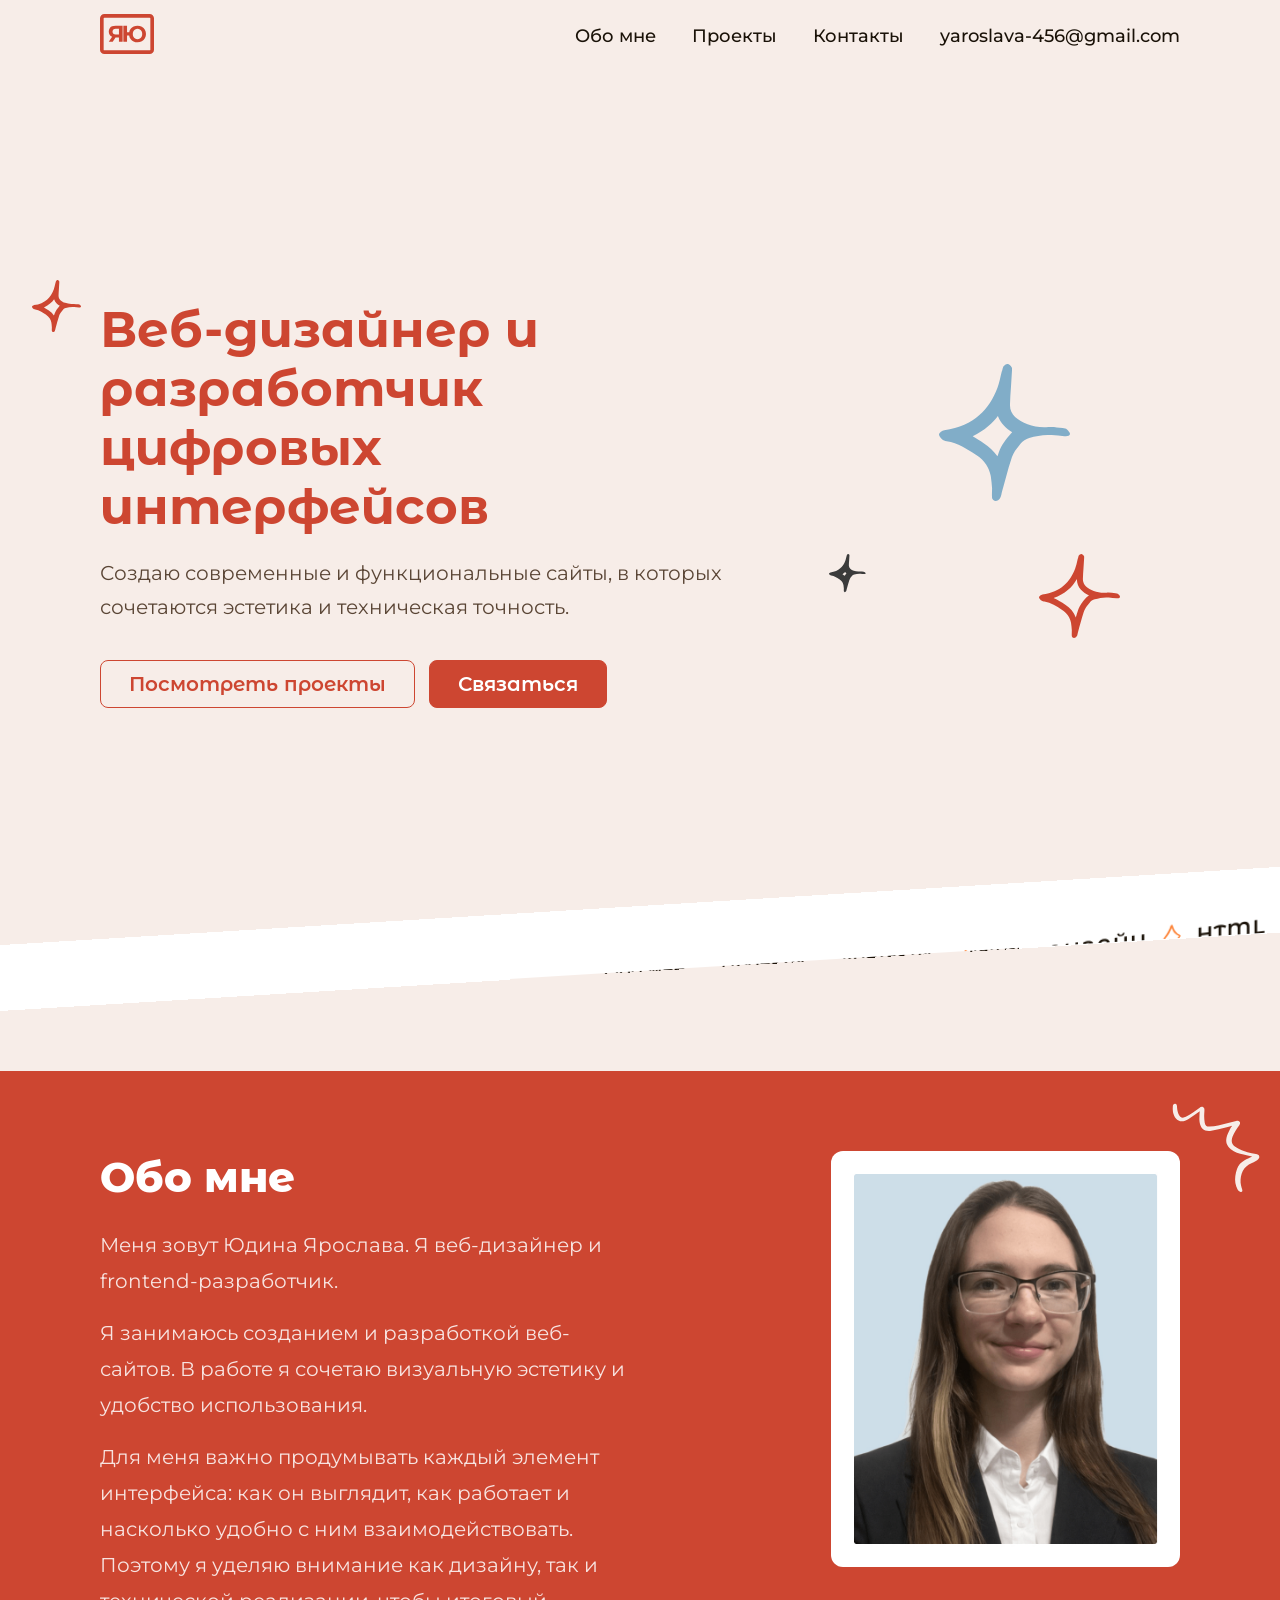
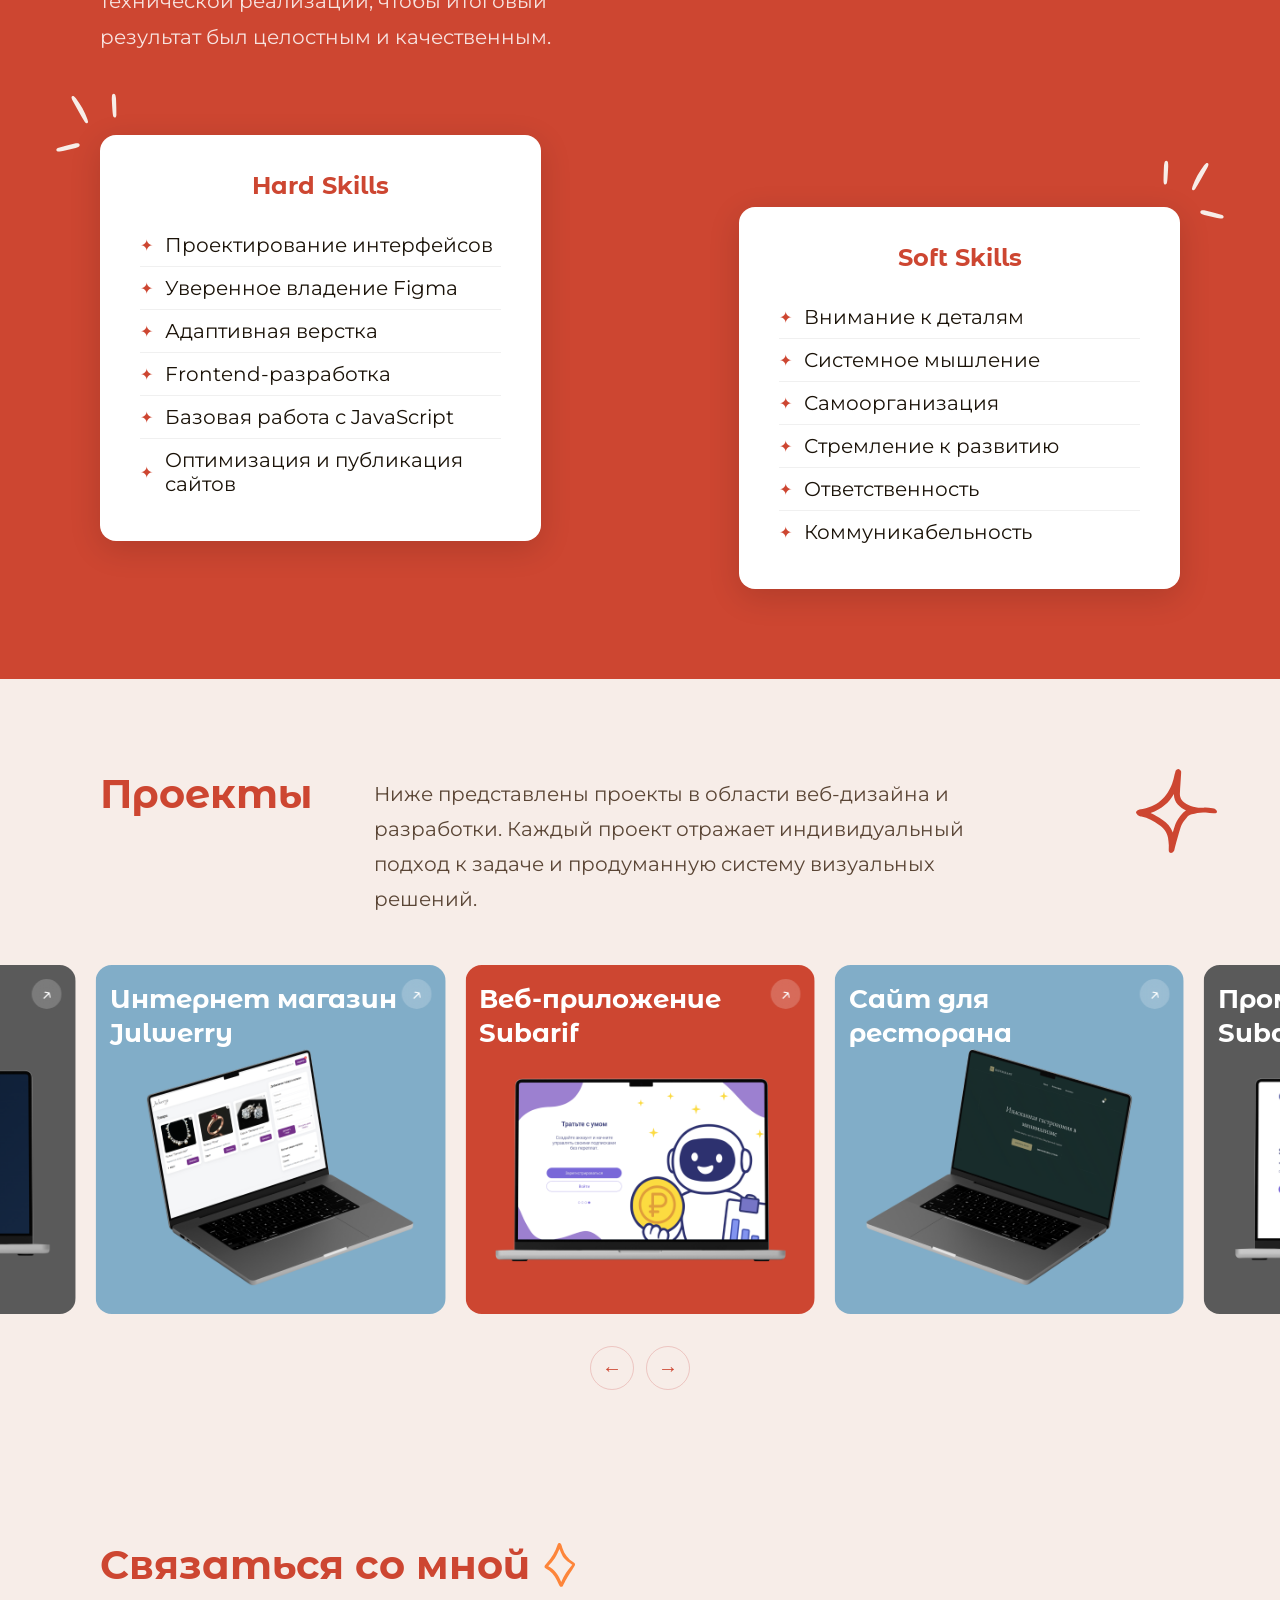
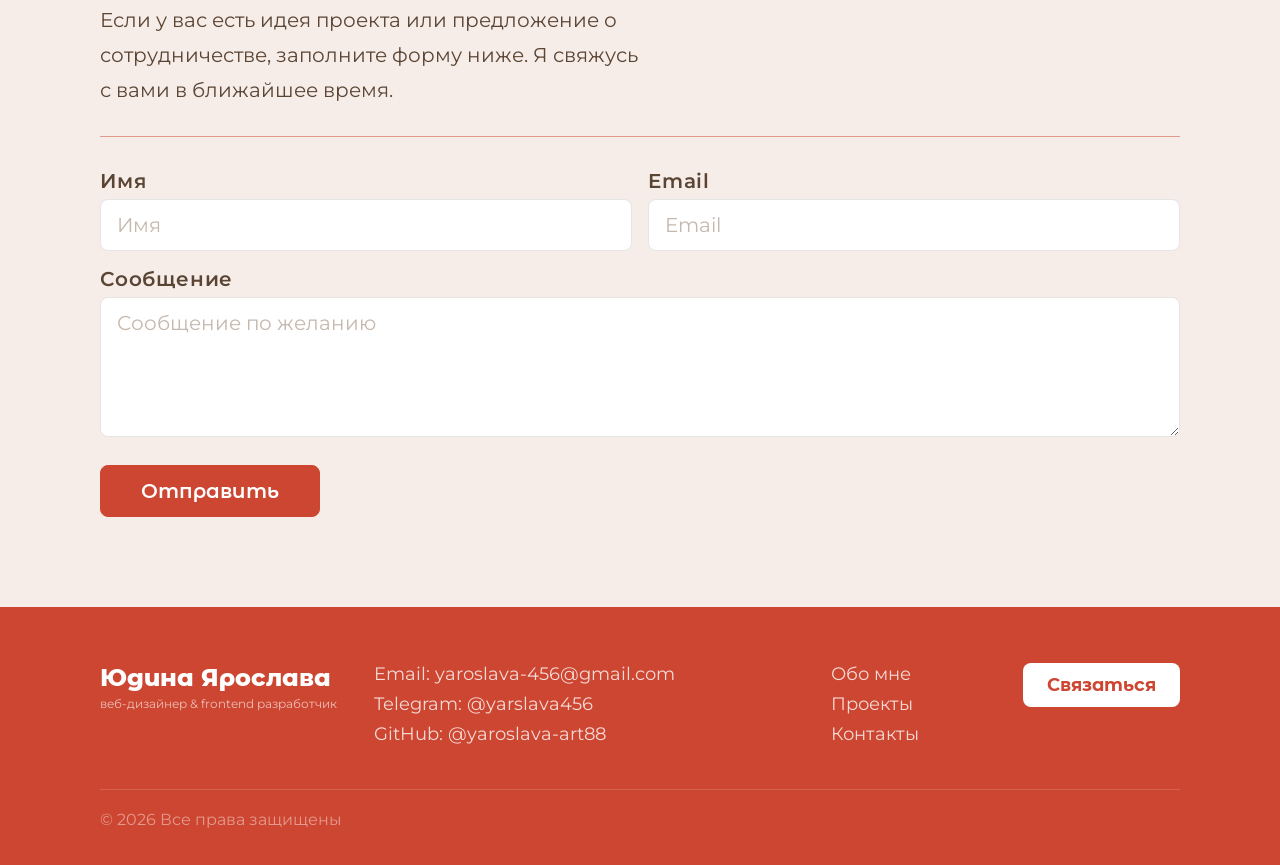
<file: website-portfolio/index.html>
<!DOCTYPE html>
<html lang="ru">
<head>
  <meta charset="UTF-8"/>
  <meta name="viewport" content="width=device-width, initial-scale=1.0"/>
  <title>Веб-дизайнер Юдина Ярослава</title>
  <link rel="preconnect" href="https://fonts.googleapis.com">
  <link rel="preconnect" href="https://fonts.gstatic.com" crossorigin>
  <link href="https://fonts.googleapis.com/css2?family=Montserrat+Alternates:wght@400;600;700;800&family=Montserrat:wght@300;400;500;600&display=swap" rel="stylesheet">
  <link rel="stylesheet" href="style.css">
</head>
<body>

<!-- ══════════════════════════════
     NAV
══════════════════════════════ -->
<nav id="navbar">
  <div class="container">
    <div class="nav-inner">
      <a href="index.html" ><img src="img/logo.svg" alt="Юдина Ярослава" ></a>
      <ul class="nav-links">
        <li><a href="#about">Обо мне</a></li>
        <li><a href="#projects">Проекты</a></li>
        <li><a href="#contact">Контакты</a></li>
        <li><a href="#contact" class="nav-btn">yaroslava-456@gmail.com</a></li>
      </ul>
    </div>
  </div>
</nav>

<!-- ══════════════════════════════
     HERO
══════════════════════════════ -->
<section class="hero">
  <div class="container">
    <div class="grid" style="align-items:center;">

      <!-- Текст + звезда слева -->
      <div class="hero-text">
        <div class="hstar hs-left">
          <img src="img/star1.svg" alt="star" >
        </div>

        <h1>Веб-дизайнер и разработчик цифровых интерфейсов</h1>
        <p class="hero-sub">Создаю современные и функциональные сайты, в которых сочетаются эстетика и техническая точность.</p>
        <div class="hero-btns">
          <a href="#projects" class="btn-outline">Посмотреть проекты</a>
          <a href="#contact" class="btn-solid">Связаться</a>
        </div>
      </div>

      <!-- 3 звезды справа: голубая большая, красная меньше, красная самая маленькая -->
      <div class="hero-right">
        <!-- Голубая — самая большая, левее -->
        <div class="hstar hs-r1">
          <img src="img/star2.svg" alt="star" >
        </div>
        <!-- Красная меньше -->
        <div class="hstar hs-r2">
          <img src="img/star4.svg" alt="star" >
        </div>
        <!-- Маленькая красная -->
        <div class="hstar hs-r3">
          <img src="img/star3.svg" alt="star" >
        </div>
      </div>

    </div>
  </div>
</section>

<!-- ══════════════════════════════
     БЕГУЩАЯ СТРОКА
══════════════════════════════ -->
<!-- Сокращённый SVG-символ для повторного использования через <use> -->
<svg xmlns="http://www.w3.org/2000/svg" style="display:none">
  <symbol id="star-orange" viewBox="0 0 25 35">
    <path d="M24.1006 16.1195C24.5041 16.5023 24.5961 17.1017 24.3417 17.6049C24.1088 18.0703 23.9078 18.4727 23.6688 18.8537C21.1964 22.8632 19.8338 24.9619 17.3993 28.9929C16.7821 30.0073 15.3327 33.082 14.7673 34.1412C14.7561 34.1541 14.757 34.1662 14.7458 34.1791C14.2301 35.0892 12.803 35.1322 12.2757 34.213C12.2628 34.2018 11.4799 32.7678 10.0899 29.8144C8.06379 25.78 5.4028 22.3493 1.24048 20.2759C-0.268472 19.5249 -0.3381 18.8997 0.693023 17.5764C1.08175 17.0876 1.46959 16.5868 1.89799 16.1436C6.03659 11.8798 8.73334 6.78747 10.6182 1.19652C10.7384 0.848431 11.0085 0.562176 11.3027 0.274171C11.6881 -0.0931757 12.2824 -0.087836 12.6721 0.271721C12.9963 0.563314 13.2981 0.880771 13.494 1.24228C13.9308 2.08323 14.0981 3.05282 14.3946 3.96455C15.9911 8.92704 19.0203 12.7553 23.4049 15.5519C23.6462 15.7041 23.8669 15.9062 24.1006 16.1195ZM12.1417 4.81896C10.8802 7.31035 9.8531 9.85745 8.36919 12.1226C6.85173 14.4265 4.88865 16.4355 3.1178 18.5882C8.20053 21.1523 11.357 25.5652 13.4684 31.1084C15.5895 25.767 18.7402 21.4174 22.2476 17.3085C15.9366 13.1852 14.3643 11.2268 12.1417 4.81896Z" fill="#FD853A"/>
  </symbol>
</svg>

<div class="ticker-section" aria-hidden="true">
  <div class="ticker-inner">
    <div class="ticker-track">
      <!-- 10 элементов × 2 копии = бесшовный цикл -->
      <span class="t-item"><span class="t-star"><svg><use href="#star-orange"/></svg></span>CSS</span>
      <span class="t-item"><span class="t-star"><svg><use href="#star-orange"/></svg></span>JavaScript</span>
      <span class="t-item"><span class="t-star"><svg><use href="#star-orange"/></svg></span>Дизайн сайтов</span>
      <span class="t-item"><span class="t-star"><svg><use href="#star-orange"/></svg></span>UX</span>
      <span class="t-item"><span class="t-star"><svg><use href="#star-orange"/></svg></span>Figma</span>
      <span class="t-item"><span class="t-star"><svg><use href="#star-orange"/></svg></span>Frontentd</span>
      <span class="t-item"><span class="t-star"><svg><use href="#star-orange"/></svg></span>Веб-дизайн</span>
      <span class="t-item"><span class="t-star"><svg><use href="#star-orange"/></svg></span>HTML</span>
      <span class="t-item"><span class="t-star"><svg><use href="#star-orange"/></svg></span>Дизайн приложений</span>
      <span class="t-item"><span class="t-star"><svg><use href="#star-orange"/></svg></span>UI</span>
      <!-- Дубль -->
      <span class="t-item"><span class="t-star"><svg><use href="#star-orange"/></svg></span>CSS</span>
      <span class="t-item"><span class="t-star"><svg><use href="#star-orange"/></svg></span>JavaScript</span>
      <span class="t-item"><span class="t-star"><svg><use href="#star-orange"/></svg></span>Дизайн сайтов</span>
      <span class="t-item"><span class="t-star"><svg><use href="#star-orange"/></svg></span>UX</span>
      <span class="t-item"><span class="t-star"><svg><use href="#star-orange"/></svg></span>Figma</span>
      <span class="t-item"><span class="t-star"><svg><use href="#star-orange"/></svg></span>Frontentd</span>
      <span class="t-item"><span class="t-star"><svg><use href="#star-orange"/></svg></span>Веб-дизайн</span>
      <span class="t-item"><span class="t-star"><svg><use href="#star-orange"/></svg></span>HTML</span>
      <span class="t-item"><span class="t-star"><svg><use href="#star-orange"/></svg></span>Дизайн приложений</span>
      <span class="t-item"><span class="t-star"><svg><use href="#star-orange"/></svg></span>UI</span>
    </div>
  </div>
</div>

<!-- ══════════════════════════════
     ОБО МНЕ
══════════════════════════════ -->
<section class="about-section" id="about">
  <div class="container">
    <div class="grid" style="align-items:start; padding-top:0;">

      <div class="about-text reveal">
        <h2>Обо мне</h2>
        <p>Меня зовут Юдина Ярослава. Я веб-дизайнер и frontend-разработчик.</p>
        <p>Я занимаюсь созданием и разработкой веб-сайтов. В работе я сочетаю визуальную эстетику и удобство использования.</p>
        <p>Для меня важно продумывать каждый элемент интерфейса: как он выглядит, как работает и насколько удобно с ним взаимодействовать. Поэтому я уделяю внимание как дизайну, так и технической реализации, чтобы итоговый результат был целостным и качественным.</p>
      </div>

      <div class="about-photo-col reveal d2">
        <div class="photo-wrap">
            <img src="img/about_me.jpg" alt="Юдина Ярослава" class="photo-frame" style="object-fit:cover;object-position:top center;">
          <div class="about-decor">
            <svg viewBox="0 0 145 165" fill="none" xmlns="http://www.w3.org/2000/svg">
              <path d="M133.627 109.544C129.006 108.511 125.072 107.734 121.199 106.737C114.623 105.075 108.204 103.14 102.729 98.802C97.1796 94.3957 94.8888 88.6807 96.5197 81.9385C97.5276 77.8003 99.6557 73.9462 101.42 70.037C102.118 68.5122 103.258 67.1591 104.626 65.0492C101.013 65.9897 98.1863 66.7728 95.3302 67.4369C88.3578 69.0893 81.4471 71.0275 74.4042 72.202C64.7612 73.8601 58.7199 69.2364 57.3934 59.4816C56.8761 55.656 57.2894 51.6662 57.3208 47.7426C57.3373 46.5627 57.523 45.399 57.6494 43.9974C52.0572 47.8706 46.7966 51.6319 41.4286 55.1577C28.8949 63.3768 20.6395 55.1761 18.8079 44.9157C18.3175 42.1716 18.4926 39.2518 18.6241 36.4303C18.7759 34.5463 19.9038 32.9531 21.9822 33.1438C23.8662 33.2955 24.4737 34.9512 24.6055 36.7256C24.7603 38.4749 24.7961 40.2538 25.1406 41.946C25.5467 43.924 25.978 45.9249 26.7638 47.7887C28.984 53.0258 32.372 54.4541 37.4994 51.9503C41.122 50.1912 44.5025 47.8902 47.8624 45.6623C50.989 43.5898 54.0356 41.3526 57.0822 39.1154C58.665 37.982 60.298 36.8943 62.2663 37.8121C64.5295 38.8603 64.4645 41.053 64.4156 43.0766C64.3688 45.6535 63.9355 48.2005 64.0327 50.7706C64.1136 54.0152 64.2677 57.2804 64.8493 60.4292C65.6523 64.6984 67.6043 66.2907 71.9488 66.0617C76.1012 65.8417 80.3384 65.3771 84.411 64.4871C93.1258 62.5359 101.731 60.3012 110.359 58.0413C112.403 57.5117 114.157 57.453 115.467 59.1959C116.723 60.845 116.08 62.5116 115.023 64.0774C113.133 66.8616 111.097 69.6045 109.356 72.4779C107.839 75.0038 106.326 77.6258 105.301 80.3692C102.542 87.694 104.305 92.4233 110.879 96.6128C115.817 99.7726 121.21 101.876 126.859 103.294C130.927 104.329 135.053 105.097 139.137 105.963C141.3 106.415 143.536 106.887 143.973 109.537C144.357 112.045 142.595 113.476 140.804 114.788C140.036 115.329 139.19 115.754 138.369 116.202C136.701 117.075 135.064 118.066 133.317 118.774C120.359 124.126 116.428 134.658 116.869 147.559C116.957 149.937 117.79 152.304 118.359 154.659C118.63 155.826 119.261 156.951 119.388 158.124C119.5 158.961 119.296 160.246 118.736 160.609C118.129 161.023 116.867 160.793 116.111 160.564C114.474 160.04 113.052 158.471 112.358 157.012C110.994 154.116 109.765 151.022 109.305 147.892C108.256 140.963 109.354 134.15 111.664 127.52C113.635 121.869 117.636 117.926 122.697 115.04C126.027 113.199 129.467 111.641 133.627 109.544Z" fill="#F7EDE8"/>
            </svg>
          </div>
        </div>
      </div>
    </div>

    <!-- SKILLS -->
    <div class="skills-wrap">
      <div class="grid" style="align-items:start;">

        <div class="hard-col reveal d1">
          <!-- Фирменный декоративный элемент у hard-skills (зеркально слева) -->
          <div class="card-decor-left">
            <svg viewBox="0 0 100 100" fill="none" xmlns="http://www.w3.org/2000/svg">
              <path d="M58.271 59.1451C58.521 58.1451 58.6668 57.3326 58.9377 56.5409C61.646 48.5409 66.0002 41.4159 70.9585 34.6451C71.5418 33.8534 72.271 33.1034 73.0835 32.6034C73.521 32.3326 74.396 32.3742 74.896 32.6451C75.271 32.8534 75.5418 33.6659 75.4585 34.1242C75.3127 34.9992 75.0002 35.8951 74.5627 36.6867C71.6877 41.9159 68.7918 47.1242 65.8543 52.3118C64.7502 54.2493 63.5835 56.1659 62.4377 58.0826C62.0627 58.7284 61.646 59.3534 61.2085 59.9368C60.7293 60.6034 60.0002 60.9993 59.271 60.5618C58.7918 60.2701 58.271 60.0617 58.271 59.1451Z" fill="#F7EDE8"/>
              <path d="M87.7711 90.1672C86.7711 90.0005 85.6044 89.8755 84.4794 89.6255C80.0419 88.6255 75.6044 87.6255 71.1878 86.5838C70.2294 86.3547 69.2919 85.9588 68.4378 85.5005C67.2919 84.8963 66.8961 84.0422 67.0836 83.1047C67.2711 82.1672 68.0211 81.5838 69.3336 81.563C70.2294 81.5422 71.1878 81.563 72.0419 81.7713C77.6461 83.188 83.2503 84.6463 88.8336 86.1255C89.4586 86.2922 90.1044 86.5838 90.5836 87.0005C91.7919 88.0213 91.4169 89.6255 89.8752 90.0213C89.2711 90.1672 88.5836 90.1047 87.7711 90.1672Z" fill="#F7EDE8"/>
              <path d="M29.2292 34.3124C29.3125 33.3332 29.5209 32.354 29.7709 31.3957C30 30.5415 30.5834 29.9374 31.5209 29.854C32.3125 29.7915 33.1667 30.5832 33.2917 31.6249C33.4584 33.0207 33.6042 34.4374 33.5417 35.8332C33.3542 40.0415 33.0834 44.2707 32.7917 48.479C32.6875 49.8749 32.5 51.2707 32.2709 52.6665C32.1875 53.1457 32.0209 53.6457 31.75 54.0207C31.0209 55.0832 29.6875 54.9999 29.1667 53.854C28.875 53.2082 28.75 52.4165 28.75 51.7082C28.6459 49.3749 28.9584 37.7707 29.2292 34.3124Z" fill="#F7EDE8"/>
            </svg>
          </div>
          <div class="skill-card">
            <h3>Hard Skills</h3>
            <ul class="skill-list">
              <li>Проектирование интерфейсов</li>
              <li>Уверенное владение Figma</li>
              <li>Адаптивная верстка</li>
              <li>Frontend-разработка</li>
              <li>Базовая работа с JavaScript</li>
              <li>Оптимизация и публикация сайтов</li>
            </ul>
          </div>
        </div>

        <div class="soft-col reveal d2">
          <!-- Фирменный декоративный элемент у карточки -->
          <div class="card-decor">
            <svg viewBox="0 0 100 100" fill="none" xmlns="http://www.w3.org/2000/svg">
              <path d="M58.271 59.1451C58.521 58.1451 58.6668 57.3326 58.9377 56.5409C61.646 48.5409 66.0002 41.4159 70.9585 34.6451C71.5418 33.8534 72.271 33.1034 73.0835 32.6034C73.521 32.3326 74.396 32.3742 74.896 32.6451C75.271 32.8534 75.5418 33.6659 75.4585 34.1242C75.3127 34.9992 75.0002 35.8951 74.5627 36.6867C71.6877 41.9159 68.7918 47.1242 65.8543 52.3118C64.7502 54.2493 63.5835 56.1659 62.4377 58.0826C62.0627 58.7284 61.646 59.3534 61.2085 59.9368C60.7293 60.6034 60.0002 60.9993 59.271 60.5618C58.7918 60.2701 58.271 60.0617 58.271 59.1451Z" fill="#F7EDE8"/>
              <path d="M87.7711 90.1672C86.7711 90.0005 85.6044 89.8755 84.4794 89.6255C80.0419 88.6255 75.6044 87.6255 71.1878 86.5838C70.2294 86.3547 69.2919 85.9588 68.4378 85.5005C67.2919 84.8963 66.8961 84.0422 67.0836 83.1047C67.2711 82.1672 68.0211 81.5838 69.3336 81.563C70.2294 81.5422 71.1878 81.563 72.0419 81.7713C77.6461 83.188 83.2503 84.6463 88.8336 86.1255C89.4586 86.2922 90.1044 86.5838 90.5836 87.0005C91.7919 88.0213 91.4169 89.6255 89.8752 90.0213C89.2711 90.1672 88.5836 90.1047 87.7711 90.1672Z" fill="#F7EDE8"/>
              <path d="M29.2292 34.3124C29.3125 33.3332 29.5209 32.354 29.7709 31.3957C30 30.5415 30.5834 29.9374 31.5209 29.854C32.3125 29.7915 33.1667 30.5832 33.2917 31.6249C33.4584 33.0207 33.6042 34.4374 33.5417 35.8332C33.3542 40.0415 33.0834 44.2707 32.7917 48.479C32.6875 49.8749 32.5 51.2707 32.2709 52.6665C32.1875 53.1457 32.0209 53.6457 31.75 54.0207C31.0209 55.0832 29.6875 54.9999 29.1667 53.854C28.875 53.2082 28.75 52.4165 28.75 51.7082C28.6459 49.3749 28.9584 37.7707 29.2292 34.3124Z" fill="#F7EDE8"/>
            </svg>
          </div>
          <div class="skill-card">
            <h3>Soft Skills</h3>
            <ul class="skill-list">
              <li>Внимание к деталям</li>
              <li>Системное мышление</li>
              <li>Самоорганизация</li>
              <li>Стремление к развитию</li>
              <li>Ответственность</li>
              <li>Коммуникабельность</li>
            </ul>
          </div>
        </div>

      </div>
    </div>
  </div>
</section>

<!-- ══════════════════════════════
     ПРОЕКТЫ
══════════════════════════════ -->
<section class="projects-section" id="projects">
  <div class="container">

    <div class="projects-head reveal">
      <h2 class="ph-title">Проекты</h2>
      <p class="ph-desc">Ниже представлены проекты в области веб-дизайна и разработки. Каждый проект отражает индивидуальный подход к задаче и продуманную систему визуальных решений.</p>
      <div class="ph-star">
        <img src="img/star4.svg" alt="star" >
      </div>
    </div>

    <!-- Слайдер: карточки 4 колонки, выходят за края экрана -->
    
    <div class="slider-viewport reveal">
      <div class="slider-track" id="sliderTrack">
        <a href="project-todo.html">
        <div class="project-card">
          <div class="project-bg pb-1">
          </div>
          <div class="card-title"><span>To-Do List</span></div>
          <div class="card-link">↗</div>
        </div>
      </a>

        <!-- Карточка 2 -->
        <a href="project-julwerry.html">
        <div class="project-card">
          <div class="project-bg pb-2">
          </div>
          <div class="card-title"><span>Интернет магазин Julwerry</span></div>
          <div class="card-link">↗</div>
        </div>
        </a>
        <!-- Карточка 3 -->
        <a href="project-subarif.html">
        <div class="project-card">
          <div class="project-bg pb-3">
          </div>
          <div class="card-title"><span>Веб-приложение Subarif</span></div>
          <div class="card-link">↗</div>
        </div>
        </a>

        <!-- Карточка 4 -->
        <a href="project-restar.html">
        <div class="project-card">
          <div class="project-bg pb-4">
          </div>
          <div class="card-title"><span>Сайт для ресторана</span></div>
          <div class="card-link">↗</div>
        </div>
        </a>

        <!-- Карточка 5 -->
        <a href="project-promo.html">
        <div class="project-card">
          <div class="project-bg pb-5">
          </div>
          <div class="card-title"><span>Промо-сайт Subarif</span></div>
          <div class="card-link">↗</div>
        </div>
        </a>

      </div>
    </div>

    <div class="slider-controls reveal">
      <button class="s-btn" id="prevBtn" aria-label="Назад">←</button>
      <button class="s-btn" id="nextBtn" aria-label="Вперёд">→</button>
    </div>

  </div>
</section>

<!-- ══════════════════════════════
     КОНТАКТЫ
══════════════════════════════ -->
<section class="contact-section" id="contact">
  <div class="container">
    <div class="grid">
      <div class="contact-inner reveal">

        <h2>
          Связаться со мной
          <span class="c-star">
            <svg viewBox="0 0 25 35" xmlns="http://www.w3.org/2000/svg"><use href="#star-orange"/></svg>
          </span>
        </h2>

        <p class="contact-desc">
          Если у вас есть идея проекта или предложение о сотрудничестве, заполните форму ниже.
          Я свяжусь с вами в ближайшее время.
        </p>

        <!-- Тонкая разделительная линия -->
        <hr class="contact-divider">

        <form id="contactForm" novalidate>
          <div class="form-row">
            <div class="f-group">
              <label for="fn">Имя</label>
              <input id="fn" type="text" class="f-control" placeholder="Имя">
            </div>
            <div class="f-group">
              <label for="fe">Email</label>
              <input id="fe" type="email" class="f-control" placeholder="Email">
            </div>
          </div>
          <div class="f-group f-msg">
            <label for="fm">Сообщение</label>
            <textarea id="fm" class="f-control" placeholder="Сообщение по желанию"></textarea>
          </div>
          <button type="submit" class="submit-btn">Отправить</button>
        </form>

      </div>
    </div>
  </div>
</section>

<!-- ══════════════════════════════
     ФУТЕР
══════════════════════════════ -->
<footer>
  <div class="container">
    <div class="grid">
      <div class="f-brand">
        <div class="f-name">Юдина Ярослава</div>
        <div class="f-role">веб-дизайнер &amp; frontend разработчик</div>
      </div>
      <div class="f-contacts">
        <p>Email: </a>yaroslava-456@gmail.com</p>
        <p>Telegram: @yarslava456</p>
        <p>GitHub: @yaroslava-art88</p>
      </div>
      <div class="f-nav">
        <a href="#about">Обо мне</a>
        <a href="#projects">Проекты</a>
        <a href="#contact">Контакты</a>
      </div>
      <div class="f-cta">
        <a href="#contact" class="f-btn">Связаться</a>
      </div>
    </div>
    <div class="f-bottom">
      <span>© 2026 Все права защищены</span>
    </div>
  </div>
</footer>

<div class="toast" id="toast">✓ Сообщение отправлено!</div>

<script src="script.js"></script>
</body>
</html>
</file>
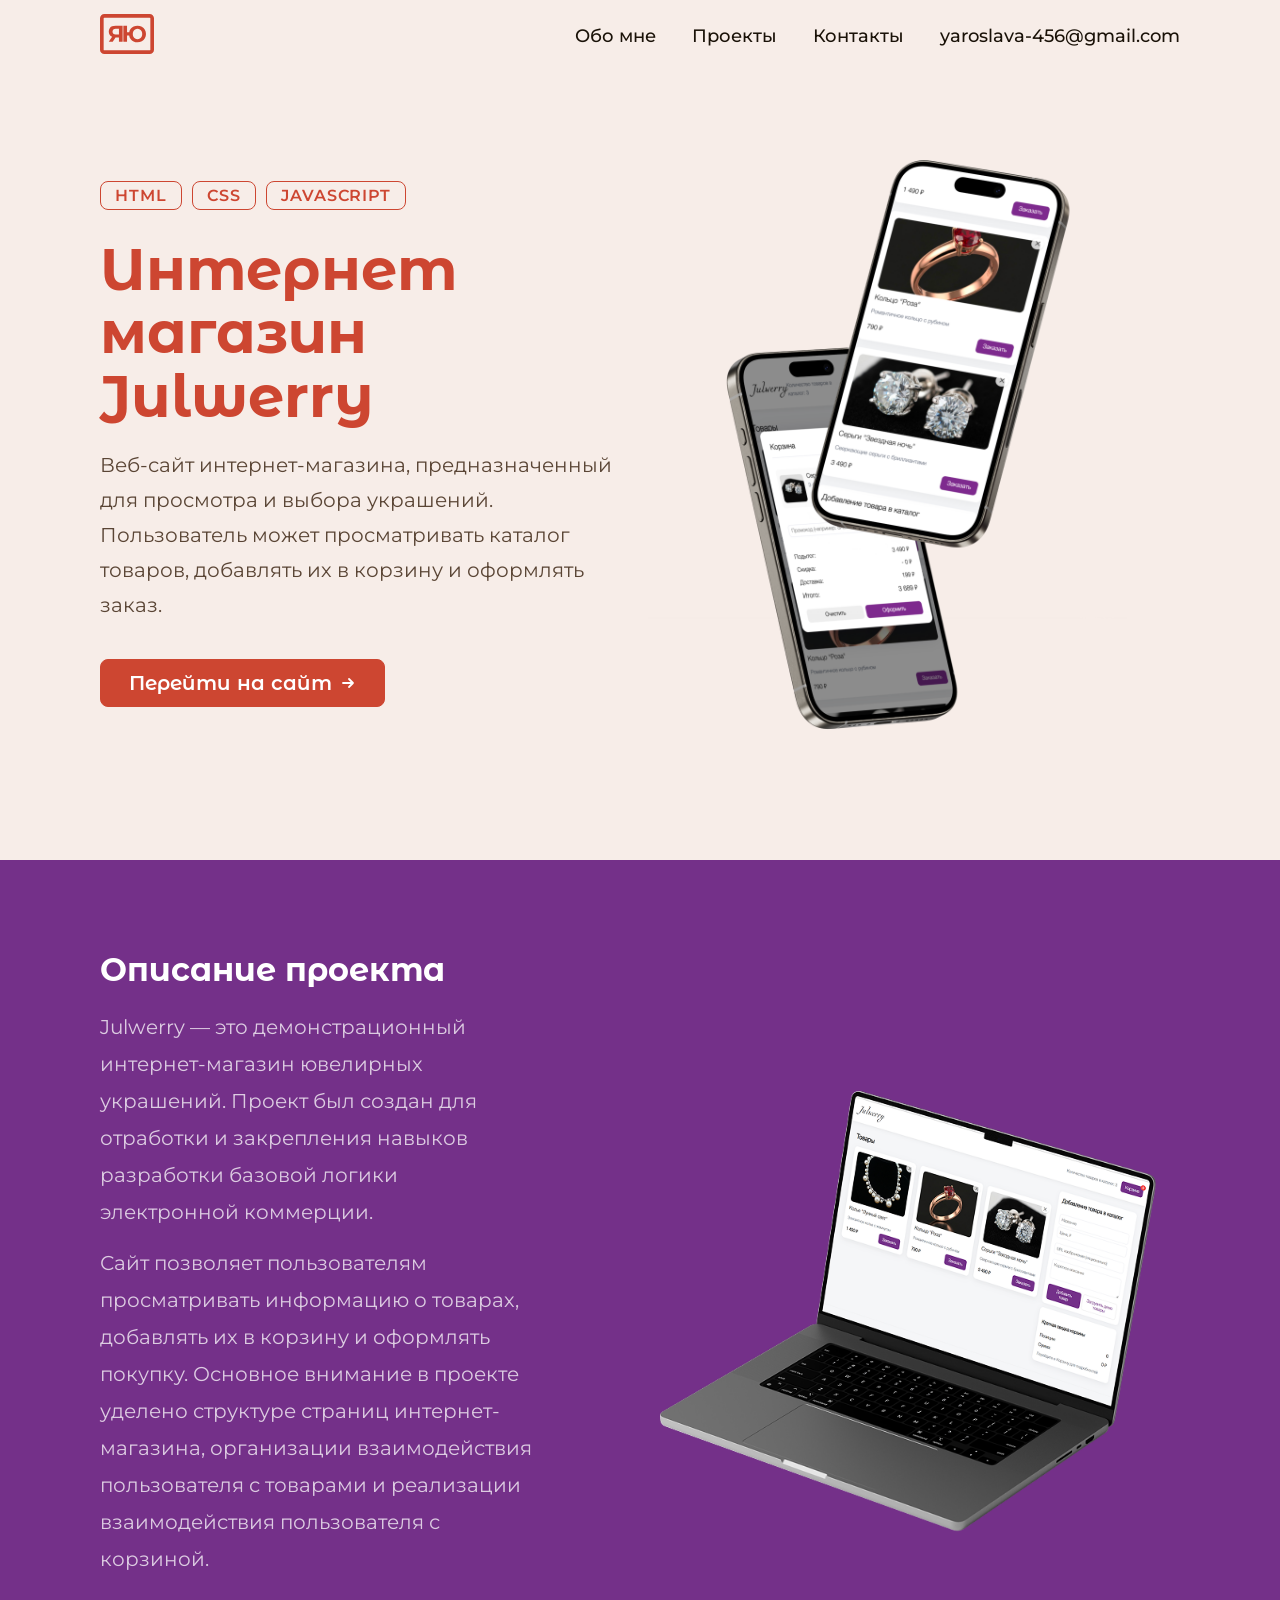
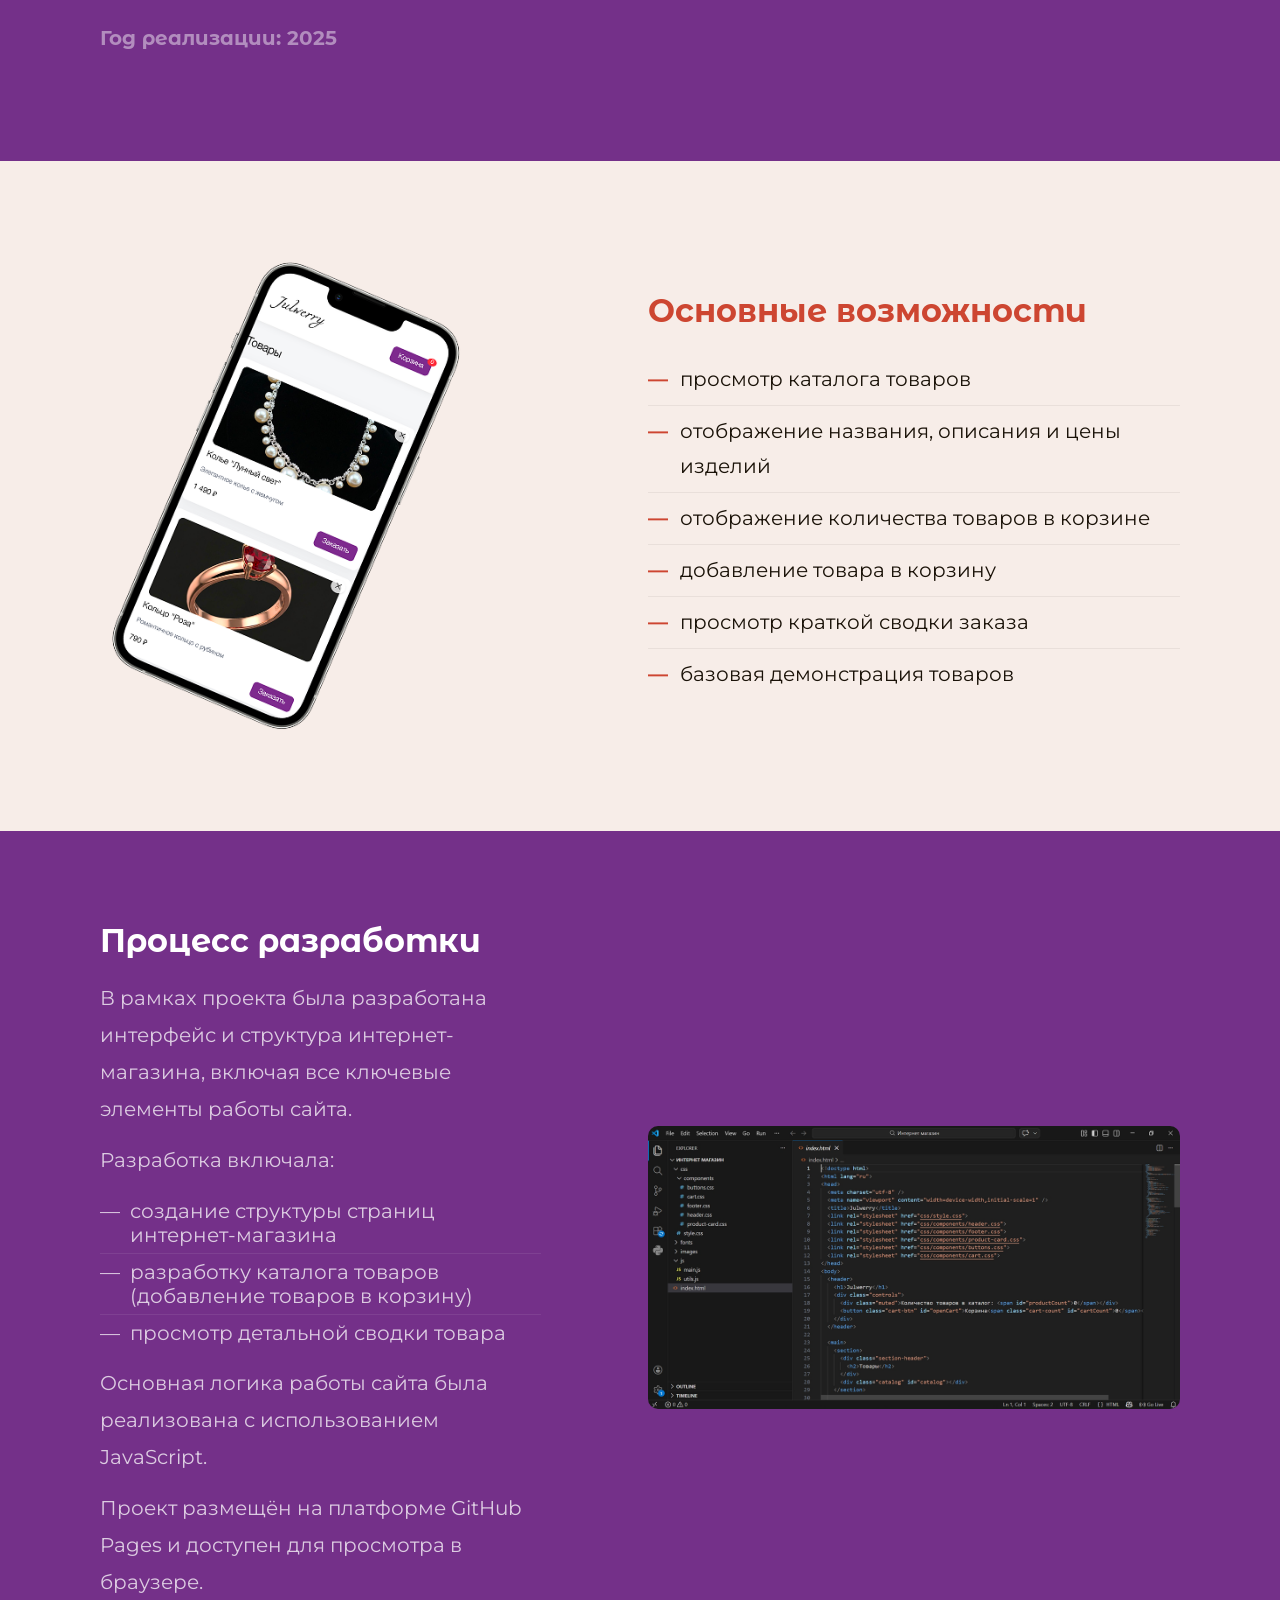
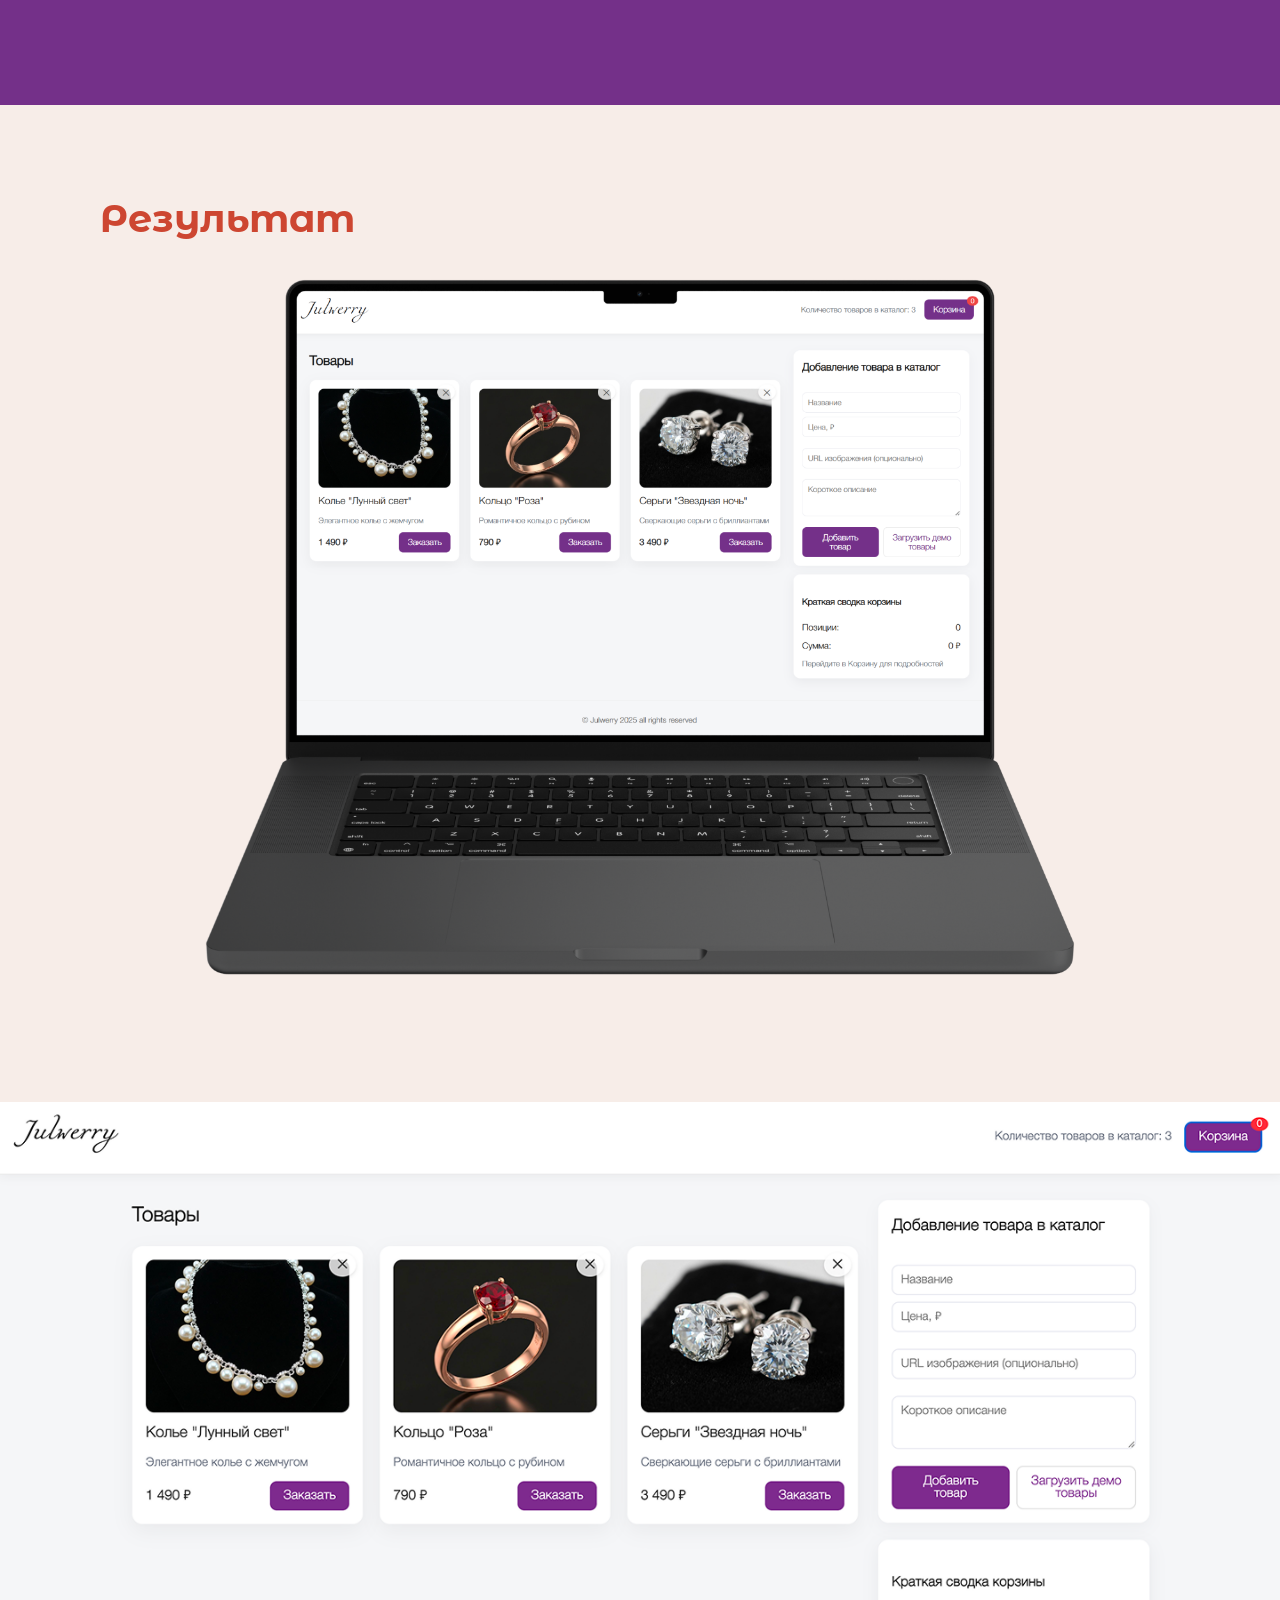
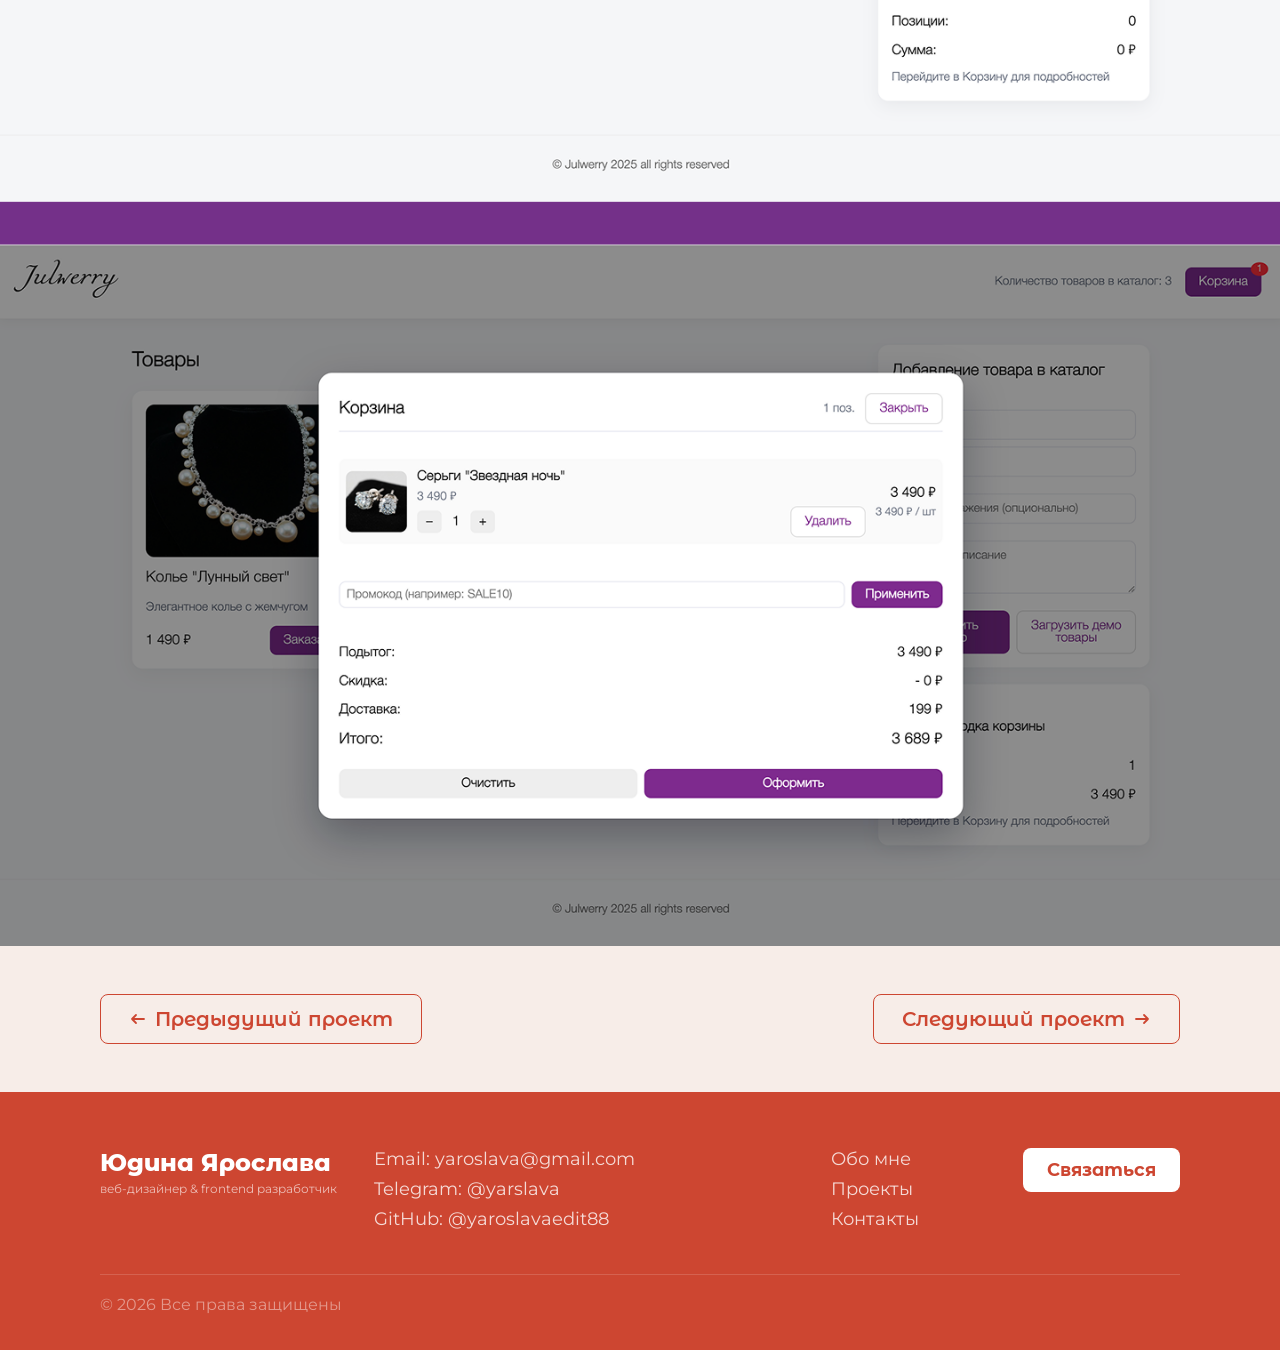
<file: website-portfolio/project-julwerry.html>
<!DOCTYPE html>
<html lang="ru">
<head>
  <meta charset="UTF-8"/>
  <meta name="viewport" content="width=device-width, initial-scale=1.0"/>
  <title>Интернет магазин Julwerry — Юдина Ярослава</title>
  <link rel="preconnect" href="https://fonts.googleapis.com">
  <link rel="preconnect" href="https://fonts.gstatic.com" crossorigin>
  <link href="https://fonts.googleapis.com/css2?family=Montserrat+Alternates:wght@400;600;700;800&family=Montserrat:wght@300;400;500;600&display=swap" rel="stylesheet">
  <!-- Общие стили сайта -->
  <link rel="stylesheet" href="style.css">
  <!-- Стили страницы проекта -->
  <link rel="stylesheet" href="project-julwerry.css">

</head>
<body>

<!-- ══════════════════════════════
     NAV
══════════════════════════════ -->
<nav id="navbar">
  <div class="container">
    <div class="nav-inner">
      <a href="index.html"><img src="img/logo.svg" alt="Юдина Ярослава"></a>
      <ul class="nav-links">
        <li><a href="index.html#about">Обо мне</a></li>
        <li><a href="index.html#projects">Проекты</a></li>
        <li><a href="index.html#contact">Контакты</a></li>
        <li><a href="index.html#contact" class="nav-btn">yaroslava-456@gmail.com</a></li>
      </ul>
    </div>
  </div>
</nav>

<!-- ══════════════════════════════
     HERO
══════════════════════════════ -->
<section class="p-hero">
  <div class="container">
    <div class="grid" style="align-items:center; min-height:520px;">

      <!-- Левая колонка: текст -->
      <div class="p-hero-left reveal">
        <div class="p-tags">
          <span class="p-tag">HTML</span>
          <span class="p-tag">CSS</span>
          <span class="p-tag">JavaScript</span>
        </div>

        <h1>Интернет магазин Julwerry</h1>

        <p class="p-hero-desc">
          Веб-сайт интернет-магазина, предназначенный для просмотра и выбора украшений.
          Пользователь может просматривать каталог товаров, добавлять их в корзину и оформлять заказ.
        </p>

        <a href="https://yaroslavaaaa935-art.github.io/webstore/" class="p-btn-link">
          Перейти на сайт
          <svg width="16" height="16" viewBox="0 0 16 16" fill="none">
            <path d="M3 8H13M13 8L9 4M13 8L9 12" stroke="currentColor" stroke-width="1.8" stroke-linecap="round" stroke-linejoin="round"/>
          </svg>
        </a>
      </div>

      <!-- Правая колонка: два телефона -->
      <div class="p-hero-right reveal d2">
        <div class="jw-phones">
            <img src="img/img2-1.png" alt="Julwerry телефон 1"  style="width:90%;display:block;">
        </div>
      </div>

    </div>
  </div>
</section>

<!-- ══════════════════════════════
     ОПИСАНИЕ ПРОЕКТА (тёмный)
══════════════════════════════ -->
<section class="p-dark">
  <div class="container">
    <div class="grid" style="align-items:center;">

      <div class="p-desc-left reveal">
        <h2>Описание проекта</h2>
        <p>
          Julwerry — это демонстрационный интернет-магазин ювелирных украшений. Проект был создан для отработки и закрепления навыков разработки базовой логики электронной коммерции.
        </p>
        <p>
          Сайт позволяет пользователям просматривать информацию о товарах, добавлять их в корзину и оформлять покупку. Основное внимание в проекте уделено структуре страниц интернет-магазина, организации взаимодействия пользователя с товарами и реализации взаимодействия пользователя с корзиной.
        </p>
        <p class="p-year">Год реализации: 2025</p>
      </div>

      <div class="p-desc-right reveal d2">
        <img src="img/img2-2.png" alt="Julwerry — описание" style="width:100%;border-radius:12px;">
      </div>

    </div>
  </div>
</section>

<!-- ══════════════════════════════
     ОСНОВНЫЕ ВОЗМОЖНОСТИ (светлый)
══════════════════════════════ -->
<section class="p-features">
  <div class="container">
    <div class="grid" style="align-items:center;">

      <div class="p-features-left reveal">
        <div class="p-screen-wrap">
          <img src="img/img2-3.png" alt="Основные возможности" style="width:70%;display:block;">
        </div>
      </div>

      <div class="p-features-right reveal d2">
        <h2>Основные возможности</h2>
        <ul>
          <li>просмотр каталога товаров</li>
          <li>отображение названия, описания и цены изделий</li>
          <li>отображение количества товаров в корзине</li>
          <li>добавление товара в корзину</li>
          <li>просмотр краткой сводки заказа</li>
          <li>базовая демонстрация товаров</li>
        </ul>
      </div>

    </div>
  </div>
</section>

<!-- ══════════════════════════════
     ПРОЦЕСС РАЗРАБОТКИ (тёмный)
══════════════════════════════ -->
<section class="p-dark">
  <div class="container">
    <div class="grid" style="align-items:center;">

      <div class="p-process-left reveal">
        <h2>Процесс разработки</h2>
        <p>
          В рамках проекта была разработана интерфейс и структура интернет-магазина, включая все ключевые элементы работы сайта.
        </p>
        <p>Разработка включала:</p>
        <ul style="list-style:none; padding:0; margin-bottom:14px;">
          <li style="display:flex; gap:10px; color:rgba(255,255,255,.75); font-size:20px; padding:6px 0; border-bottom:1px solid rgba(255,255,255,.08);">
            <span>—</span> создание структуры страниц интернет-магазина
          </li>
          <li style="display:flex; gap:10px; color:rgba(255,255,255,.75); font-size:20px; padding:6px 0; border-bottom:1px solid rgba(255,255,255,.08);">
            <span >—</span> разработку каталога товаров (добавление товаров в корзину)
          </li>
          <li style="display:flex; gap:10px; color:rgba(255,255,255,.75); font-size:20px; padding:6px 0;">
            <span>—</span> просмотр детальной сводки товара
          </li>
        </ul>
        <p>
          Основная логика работы сайта была реализована с использованием JavaScript.
        </p>
        <p>
          Проект размещён на платформе GitHub Pages и доступен для просмотра в браузере.
        </p>
      </div>

      <div class="p-process-right reveal d2">
        <img src="img/img2-4.png" alt="Процесс разработки" style="width:100%;border-radius:10px;">
      </div>

    </div>
  </div>
</section>

<section class="p-result">
  <div class="container">

    <!-- Заголовок -->
    <div class="grid">
      <div class="p-result-head reveal" style="grid-column:1/13;">
        <h2>Результат</h2>
      </div>
    </div>

    <!-- Большой ноутбук-макет -->
    <div class="grid">
      <div class="p-result-laptop reveal">
        <img src="img/img2-5.png" alt="Julwerry на ноутбуке" style="width:100%;">
      </div>
    </div>

    <!-- Два полных скриншота сайта -->


  </div>

</section>
    <section class="p-screenshot">
          <img src="img/img2-6.png" alt="Финальный вид сайта" style="width:100%;display:block;">
    </section>
<!-- ══════════════════════════════
     НАВИГАЦИЯ ПО ПРОЕКТАМ
══════════════════════════════ -->
<section class="p-nav">
  <div class="container">
    <div class="p-nav-inner">
      <a href="project-todo.html" class="p-nav-btn">
        <svg width="18" height="18" viewBox="0 0 18 18" fill="none">
          <path d="M15 9H3M3 9L7 5M3 9L7 13" stroke="currentColor" stroke-width="1.8" stroke-linecap="round" stroke-linejoin="round"/>
        </svg>
        Предыдущий проект
      </a>
      <a href="project-subarif.html" class="p-nav-btn">
        Следующий проект
        <svg width="18" height="18" viewBox="0 0 18 18" fill="none">
          <path d="M3 9H15M15 9L11 5M15 9L11 13" stroke="currentColor" stroke-width="1.8" stroke-linecap="round" stroke-linejoin="round"/>
        </svg>
      </a>
    </div>
  </div>
</section>

<!-- ══════════════════════════════
     ФУТЕР
══════════════════════════════ -->
<footer>
  <div class="container">
    <div class="grid">
      <div class="f-brand">
        <div class="f-name">Юдина Ярослава</div>
        <div class="f-role">веб-дизайнер &amp; frontend разработчик</div>
      </div>
      <div class="f-contacts">
        <p>Email: yaroslava@gmail.com</p>
        <p>Telegram: @yarslava</p>
        <p>GitHub: @yaroslavaedit88</p>
      </div>
      <div class="f-nav">
        <a href="index.html#about">Обо мне</a>
        <a href="index.html#projects">Проекты</a>
        <a href="index.html#contact">Контакты</a>
      </div>
      <div class="f-cta">
        <a href="index.html#contact" class="f-btn">Связаться</a>
      </div>
    </div>
    <div class="f-bottom">
      <span>© 2026 Все права защищены</span>
    </div>
  </div>
</footer>
<script>
/* ── Navbar shadow ── */
const navbar = document.getElementById('navbar');
window.addEventListener('scroll', () => {
  navbar.classList.toggle('scrolled', window.scrollY > 20);
});

/* ── Reveal on scroll ── */
const observer = new IntersectionObserver((entries) => {
  entries.forEach(e => {
    if (e.isIntersecting) { e.target.classList.add('visible'); observer.unobserve(e.target); }
  });
}, { threshold: 0.1 });
document.querySelectorAll('.reveal').forEach(el => observer.observe(el));
</script>
</body>
</html>
</file>
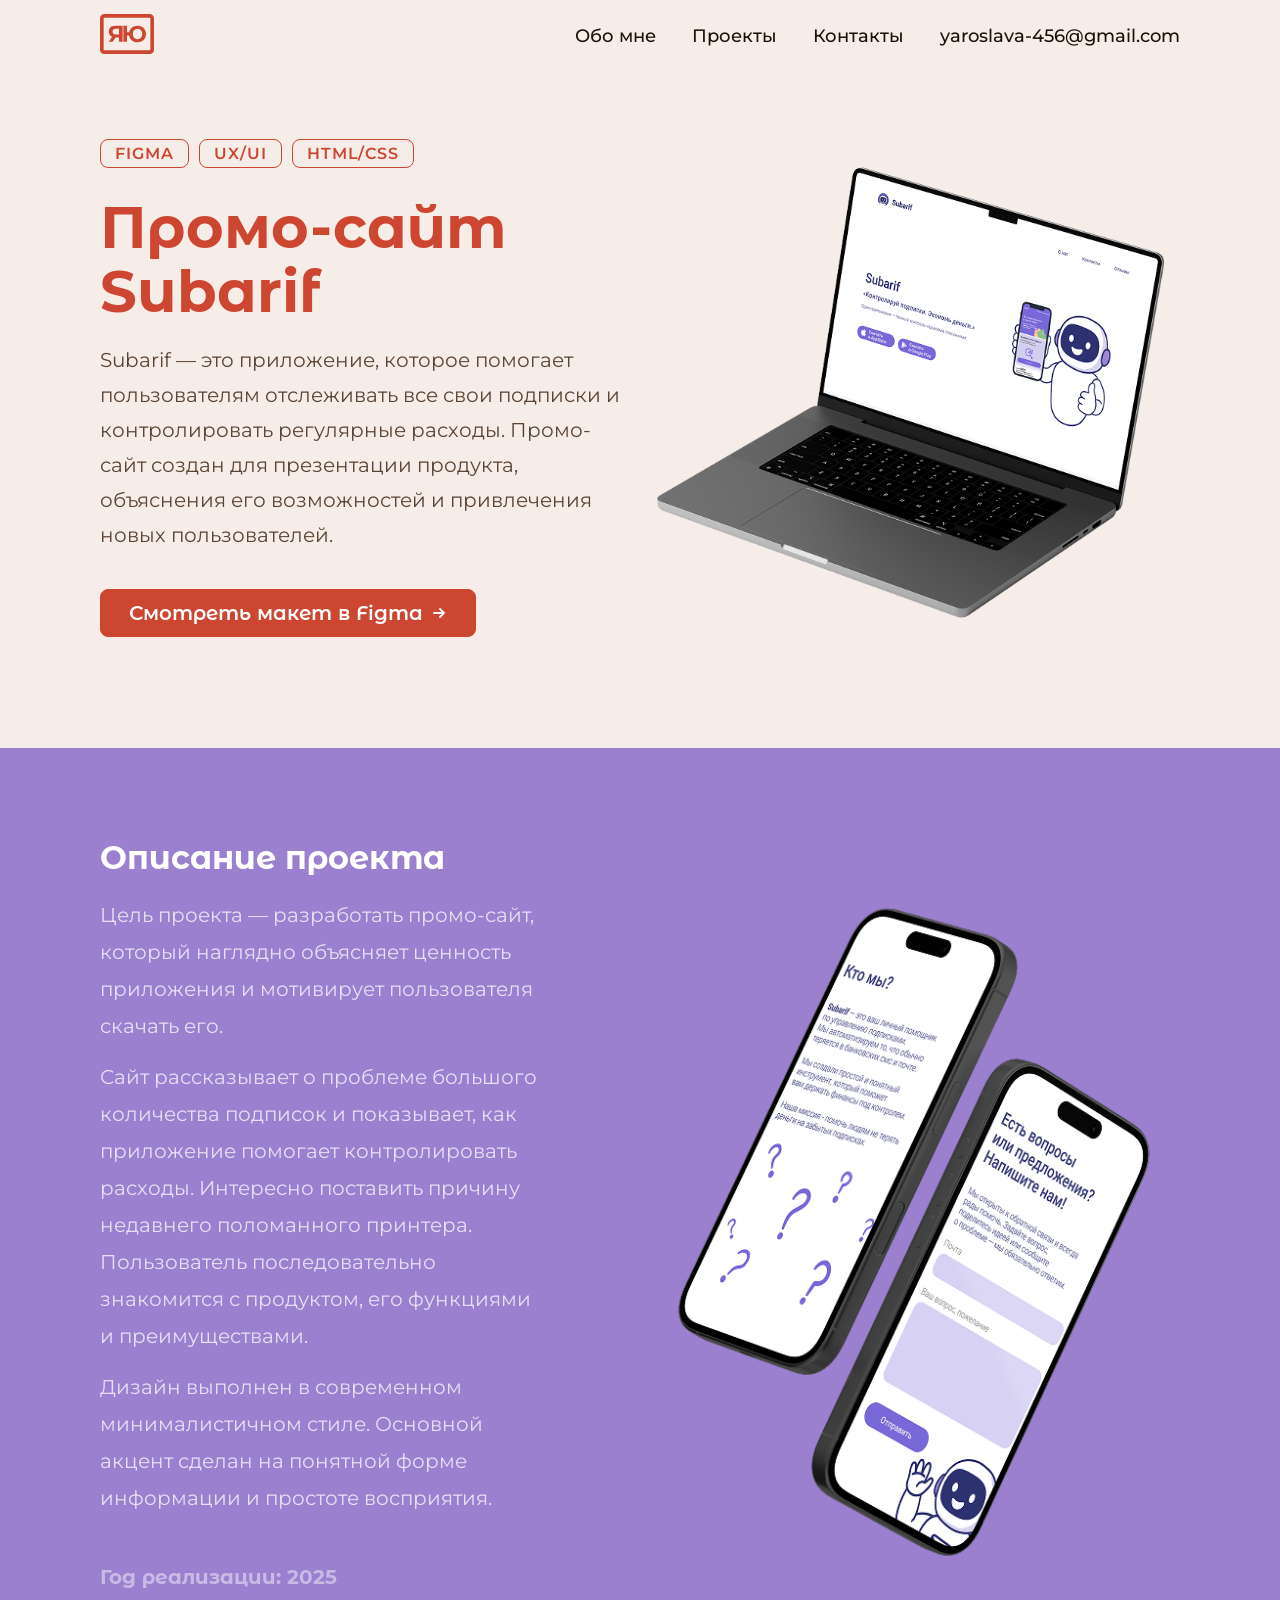
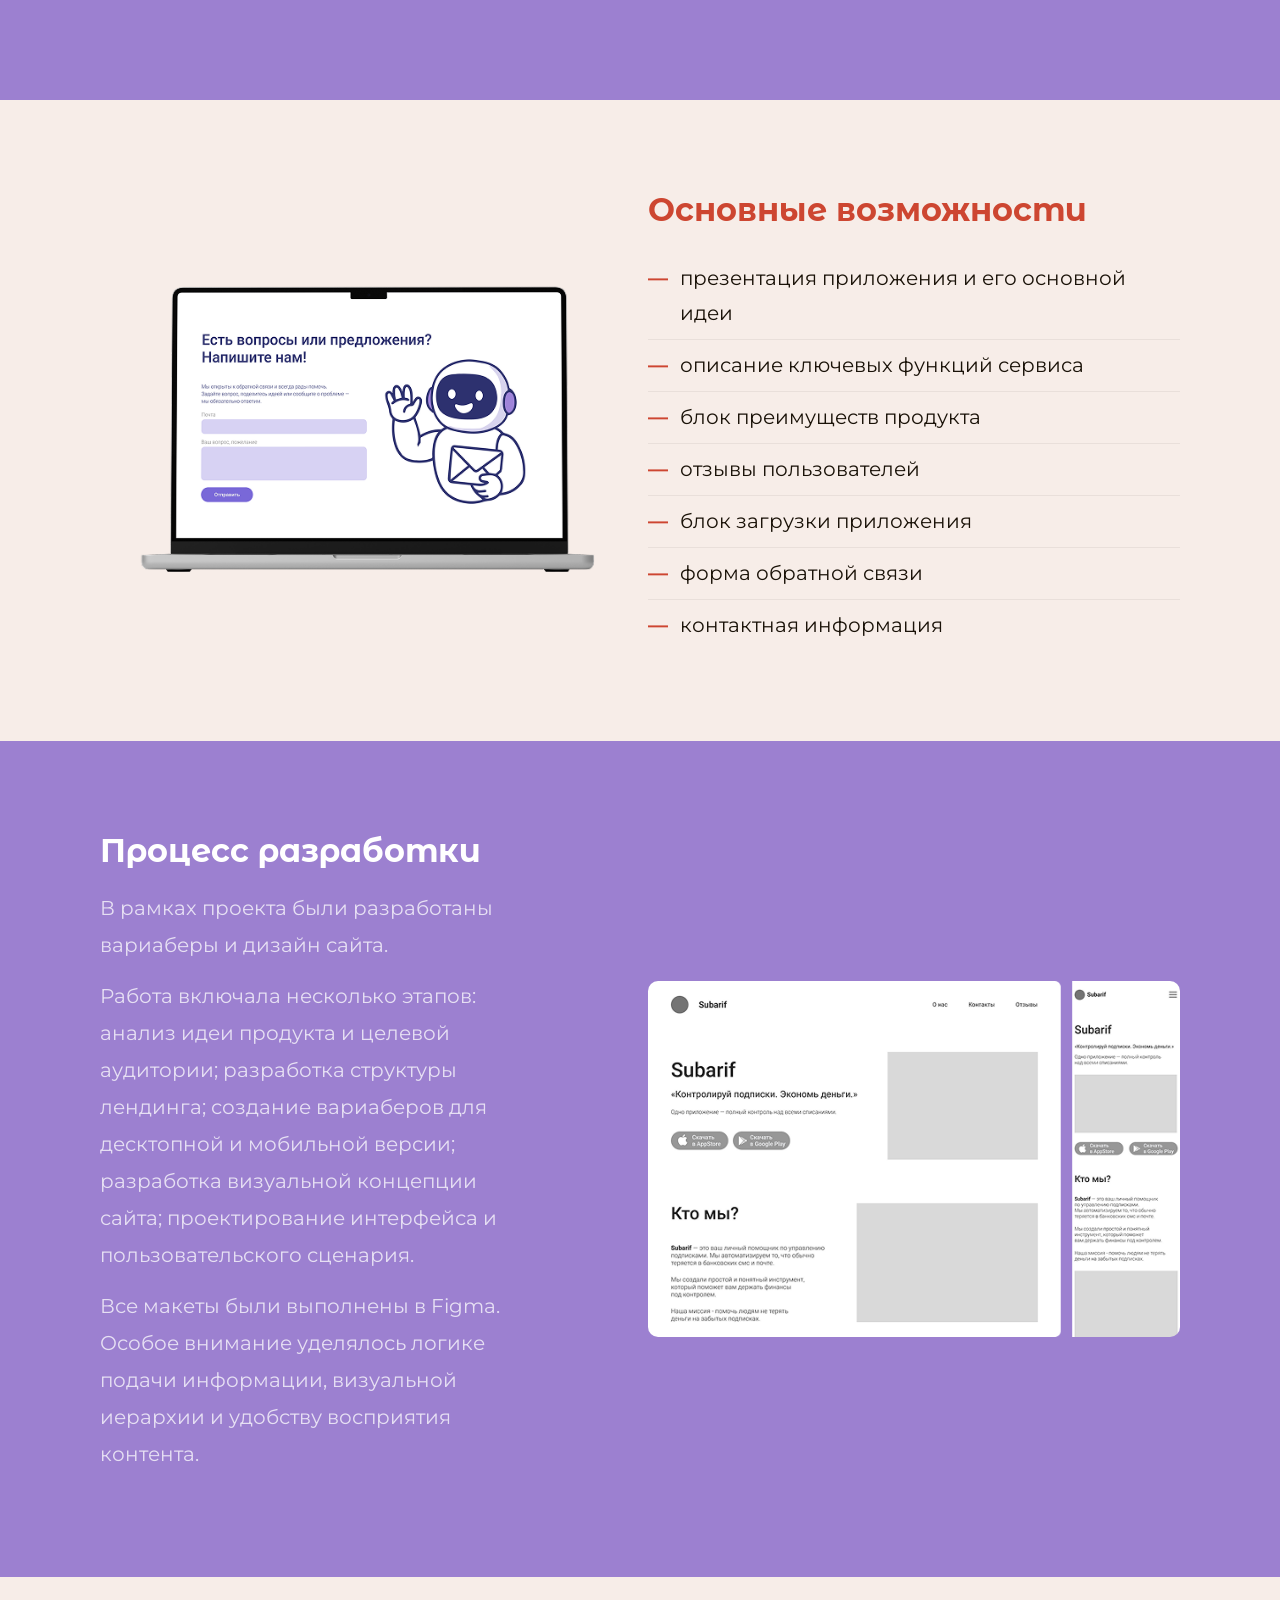
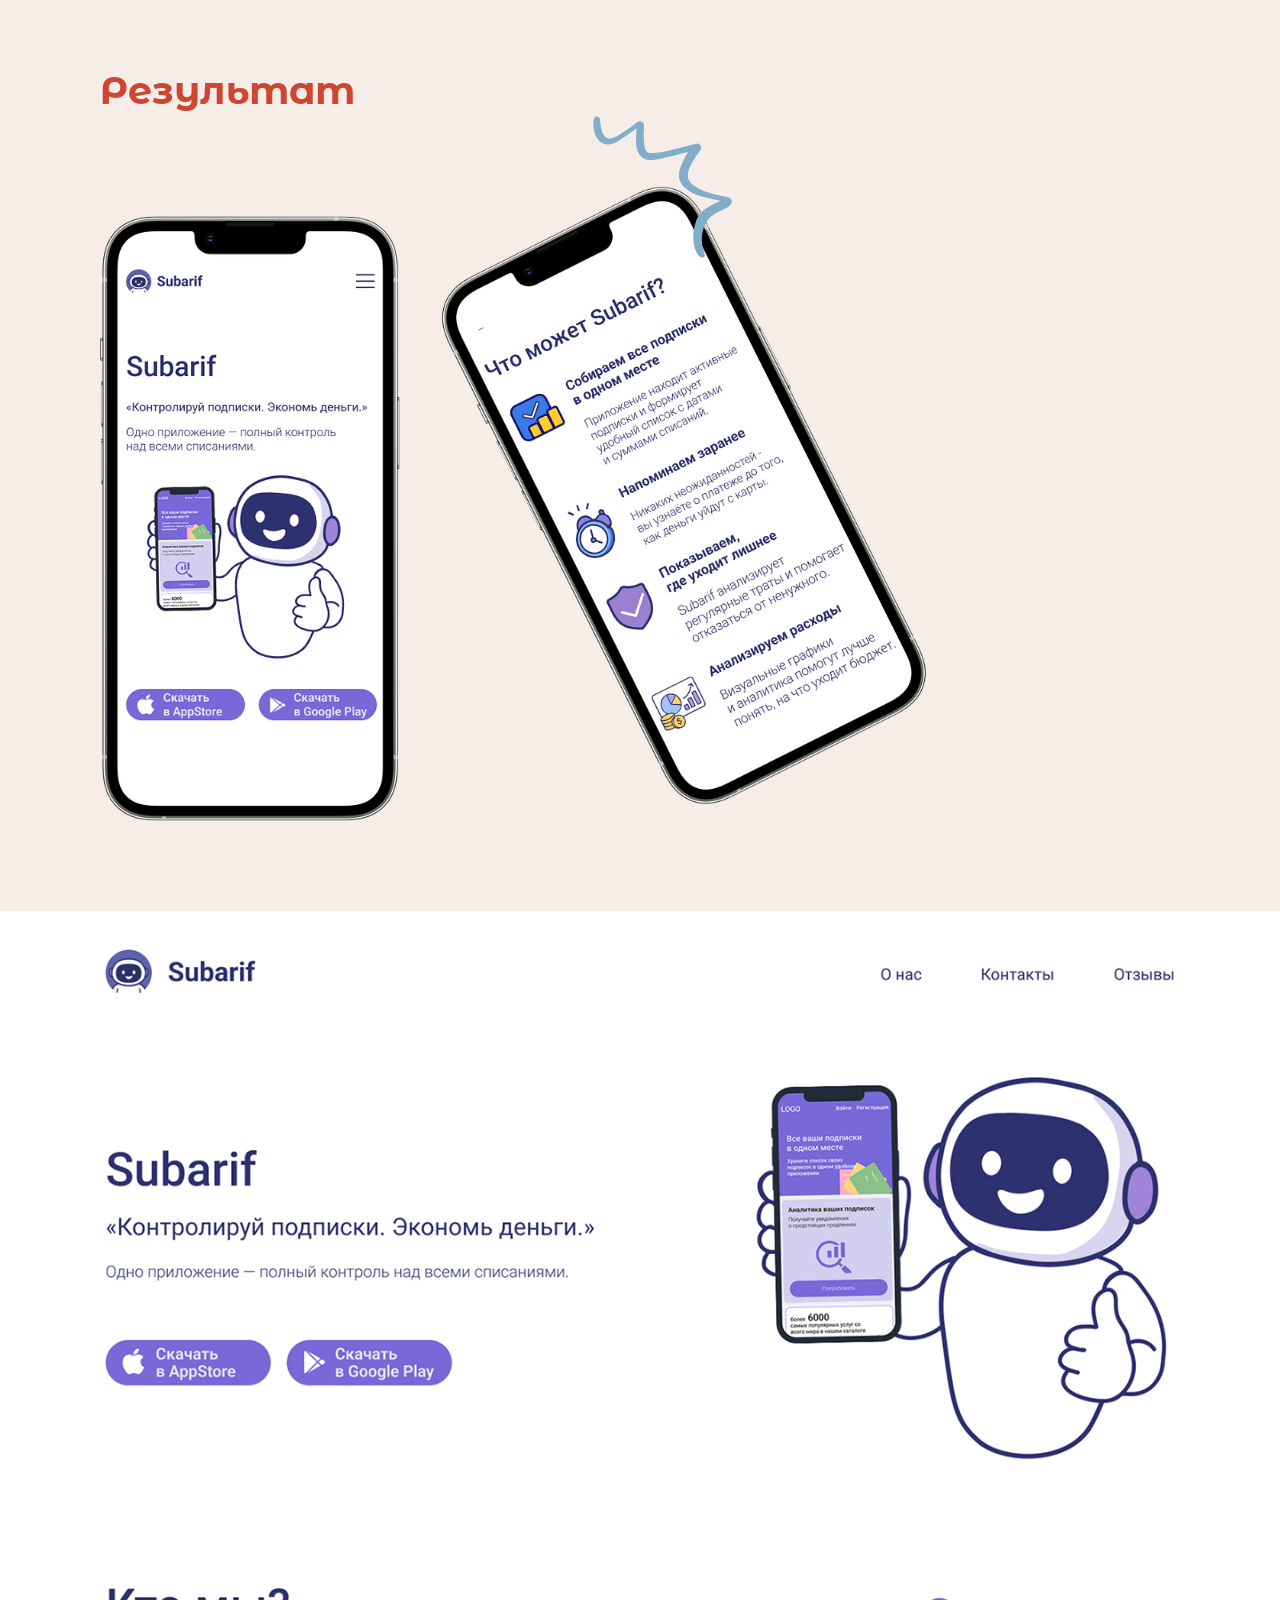
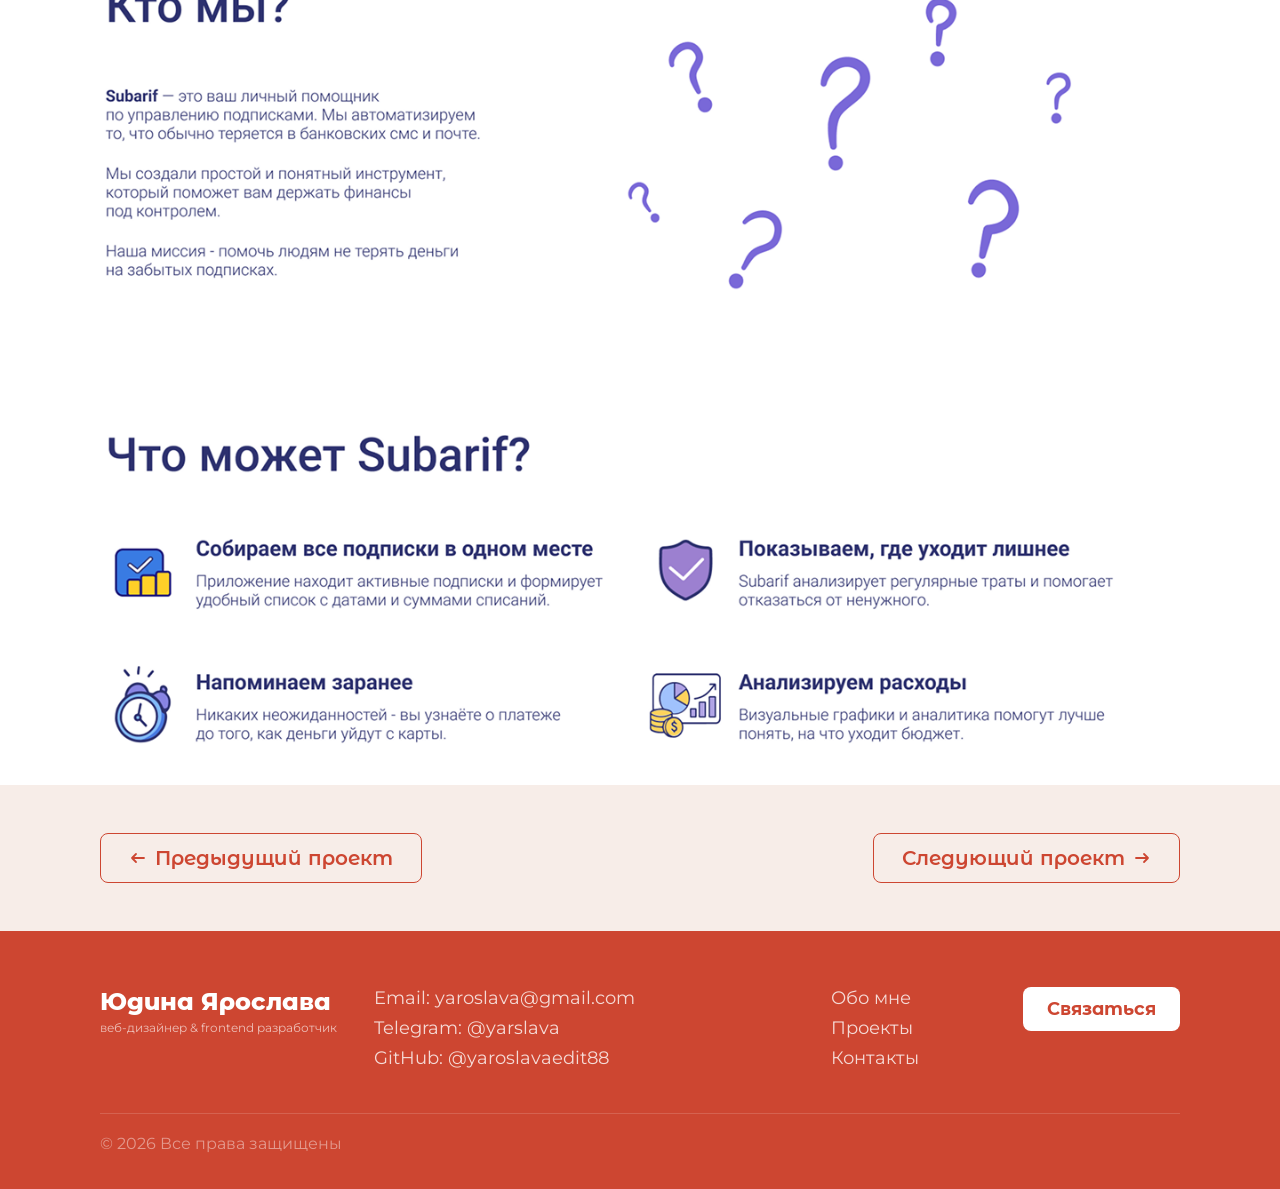
<file: website-portfolio/project-promo.html>
<!DOCTYPE html>
<html lang="ru">
<head>
  <meta charset="UTF-8"/>
  <meta name="viewport" content="width=device-width, initial-scale=1.0"/>
  <title>Промо-сайт Subarif</title>
  <link rel="preconnect" href="https://fonts.googleapis.com">
  <link rel="preconnect" href="https://fonts.gstatic.com" crossorigin>
  <link href="https://fonts.googleapis.com/css2?family=Montserrat+Alternates:wght@400;600;700;800&family=Montserrat:wght@300;400;500;600&display=swap" rel="stylesheet">
  <!-- Общие стили сайта -->
  <link rel="stylesheet" href="style.css">
  <!-- Стили страницы проекта -->
  <link rel="stylesheet" href="project-promo.css">
</head>
<body>

<!-- ══════════════════════════════
     NAV (идентичен главной)
══════════════════════════════ -->
<nav id="navbar">
  <div class="container">
    <div class="nav-inner">
      <a href="index.html"><img src="img/logo.svg" alt="Юдина Ярослава"></a>
      <ul class="nav-links">
        <li><a href="index.html#about">Обо мне</a></li>
        <li><a href="index.html#projects">Проекты</a></li>
        <li><a href="index.html#contact">Контакты</a></li>
        <li><a href="index.html#contact" class="nav-btn">yaroslava-456@gmail.com</a></li>
      </ul>
    </div>
  </div>
</nav>

<!-- SVG-символы (переиспользуемые) -->
<svg xmlns="http://www.w3.org/2000/svg" style="display:none">
  <symbol id="star-orange" viewBox="0 0 25 35">
    <path d="M24.1006 16.1195C24.5041 16.5023 24.5961 17.1017 24.3417 17.6049C24.1088 18.0703 23.9078 18.4727 23.6688 18.8537C21.1964 22.8632 19.8338 24.9619 17.3993 28.9929C16.7821 30.0073 15.3327 33.082 14.7673 34.1412C14.7561 34.1541 14.757 34.1662 14.7458 34.1791C14.2301 35.0892 12.803 35.1322 12.2757 34.213C12.2628 34.2018 11.4799 32.7678 10.0899 29.8144C8.06379 25.78 5.4028 22.3493 1.24048 20.2759C-0.268472 19.5249 -0.3381 18.8997 0.693023 17.5764C1.08175 17.0876 1.46959 16.5868 1.89799 16.1436C6.03659 11.8798 8.73334 6.78747 10.6182 1.19652C10.7384 0.848431 11.0085 0.562176 11.3027 0.274171C11.6881 -0.0931757 12.2824 -0.087836 12.6721 0.271721C12.9963 0.563314 13.2981 0.880771 13.494 1.24228C13.9308 2.08323 14.0981 3.05282 14.3946 3.96455C15.9911 8.92704 19.0203 12.7553 23.4049 15.5519C23.6462 15.7041 23.8669 15.9062 24.1006 16.1195ZM12.1417 4.81896C10.8802 7.31035 9.8531 9.85745 8.36919 12.1226C6.85173 14.4265 4.88865 16.4355 3.1178 18.5882C8.20053 21.1523 11.357 25.5652 13.4684 31.1084C15.5895 25.767 18.7402 21.4174 22.2476 17.3085C15.9366 13.1852 14.3643 11.2268 12.1417 4.81896Z" fill="#FD853A"/>
  </symbol>
  <symbol id="decor-swirl" viewBox="0 0 145 165">
    <path d="M133.627 109.544C129.006 108.511 125.072 107.734 121.199 106.737C114.623 105.075 108.204 103.14 102.729 98.802C97.1796 94.3957 94.8888 88.6807 96.5197 81.9385C97.5276 77.8003 99.6557 73.9462 101.42 70.037C102.118 68.5122 103.258 67.1591 104.626 65.0492C101.013 65.9897 98.1863 66.7728 95.3302 67.4369C88.3578 69.0893 81.4471 71.0275 74.4042 72.202C64.7612 73.8601 58.7199 69.2364 57.3934 59.4816C56.8761 55.656 57.2894 51.6662 57.3208 47.7426C57.3373 46.5627 57.523 45.399 57.6494 43.9974C52.0572 47.8706 46.7966 51.6319 41.4286 55.1577C28.8949 63.3768 20.6395 55.1761 18.8079 44.9157C18.3175 42.1716 18.4926 39.2518 18.6241 36.4303C18.7759 34.5463 19.9038 32.9531 21.9822 33.1438C23.8662 33.2955 24.4737 34.9512 24.6055 36.7256C24.7603 38.4749 24.7961 40.2538 25.1406 41.946C25.5467 43.924 25.978 45.9249 26.7638 47.7887C28.984 53.0258 32.372 54.4541 37.4994 51.9503C41.122 50.1912 44.5025 47.8902 47.8624 45.6623C50.989 43.5898 54.0356 41.3526 57.0822 39.1154C58.665 37.982 60.298 36.8943 62.2663 37.8121C64.5295 38.8603 64.4645 41.053 64.4156 43.0766C64.3688 45.6535 63.9355 48.2005 64.0327 50.7706C64.1136 54.0152 64.2677 57.2804 64.8493 60.4292C65.6523 64.6984 67.6043 66.2907 71.9488 66.0617C76.1012 65.8417 80.3384 65.3771 84.411 64.4871C93.1258 62.5359 101.731 60.3012 110.359 58.0413C112.403 57.5117 114.157 57.453 115.467 59.1959C116.723 60.845 116.08 62.5116 115.023 64.0774C113.133 66.8616 111.097 69.6045 109.356 72.4779C107.839 75.0038 106.326 77.6258 105.301 80.3692C102.542 87.694 104.305 92.4233 110.879 96.6128C115.817 99.7726 121.21 101.876 126.859 103.294C130.927 104.329 135.053 105.097 139.137 105.963C141.3 106.415 143.536 106.887 143.973 109.537C144.357 112.045 142.595 113.476 140.804 114.788C140.036 115.329 139.19 115.754 138.369 116.202C136.701 117.075 135.064 118.066 133.317 118.774C120.359 124.126 116.428 134.658 116.869 147.559C116.957 149.937 117.79 152.304 118.359 154.659C118.63 155.826 119.261 156.951 119.388 158.124C119.5 158.961 119.296 160.246 118.736 160.609C118.129 161.023 116.867 160.793 116.111 160.564C114.474 160.04 113.052 158.471 112.358 157.012C110.994 154.116 109.765 151.022 109.305 147.892C108.256 140.963 109.354 134.15 111.664 127.52C113.635 121.869 117.636 117.926 122.697 115.04C126.027 113.199 129.467 111.641 133.627 109.544Z" fill="#F7EDE8"/>
  </symbol>
</svg>

<!-- ══════════════════════════════
     HERO ПРОЕКТА
══════════════════════════════ -->
<section class="p-hero">
  <div class="container">
    <div class="grid" style="align-items:center; min-height: 520px;">

      <div class="p-hero-left reveal">
        <!-- Теги технологий -->
        <div class="p-tags">
          <span class="p-tag">Figma</span>
          <span class="p-tag">UX/UI</span>
          <span class="p-tag">HTML/CSS</span>
        </div>

        <h1>Промо-сайт Subarif</h1>

        <p class="p-hero-desc">
          Subarif — это приложение, которое помогает пользователям отслеживать все свои подписки и контролировать регулярные расходы.  
          Промо-сайт создан для презентации продукта, объяснения его возможностей и привлечения новых пользователей.
        </p>

        <a href="https://www.figma.com/design/eMfdkJmKmcXmaVpN3XnPfw/%D0%98%D1%81%D0%BF%D1%80%D0%B0%D0%B2%D0%BB%D0%B5%D0%BD%D0%B8%D0%B5-%D0%B2%D0%B0%D1%80%D1%84%D1%80%D0%B5%D0%B9%D0%BC%D0%BE%D0%B2?node-id=0-1&t=TdF3iVePpGFYS1Av-1" class="p-btn-link" target="_blank">
          Смотреть макет в Figma
          <svg width="16" height="16" viewBox="0 0 16 16" fill="none">
            <path d="M3 8H13M13 8L9 4M13 8L9 12" stroke="currentColor" stroke-width="1.8" stroke-linecap="round" stroke-linejoin="round"/>
          </svg>
        </a>
      </div>

      <!-- Ноутбук (изображение будет заменено на скриншот промо-сайта) -->
      <div class="p-hero-right reveal d2">
        <div>
            <img src="img/img5-1.png" alt="Subarif на ноутбуке" style="width:100%;display:block;">
        </div>
      </div>

    </div>
  </div>
</section>

<!-- ══════════════════════════════
     ОПИСАНИЕ ПРОЕКТА (тёмный)
══════════════════════════════ -->
<section class="p-dark">
  <div class="container">
    <div class="grid" style="align-items:center;">

      <div class="p-desc-left reveal">
        <h2>Описание проекта</h2>
        <p>
          Цель проекта — разработать промо-сайт, который наглядно объясняет ценность приложения и мотивирует пользователя скачать его.
        </p>
        <p>
          Сайт рассказывает о проблеме большого количества подписок и показывает, как приложение помогает контролировать расходы. Интересно поставить причину недавнего поломанного принтера. Пользователь последовательно знакомится с продуктом, его функциями и преимуществами.
        </p>
        <p>
          Дизайн выполнен в современном минималистичном стиле. Основной акцент сделан на понятной форме информации и простоте восприятия.
        </p>
        <p class="p-year">Год реализации: 2025</p>
      </div>

      <div class="p-desc-right reveal d2">
          <img src="img/img5-2.png" alt="Мобильная версия" style="width:100%;border-radius:12px;">
      </div>

    </div>
  </div>
</section>

<!-- ══════════════════════════════
     ОСНОВНЫЕ ВОЗМОЖНОСТИ (светлый)
══════════════════════════════ -->
<section class="p-features">
  <div class="container">
    <div class="grid" style="align-items:center;">

      <div class="p-features-left reveal">
        <div class="p-screen-wrap">
            <img src="img/img5-3.png" alt="Возможности приложения" style="width:100%;display:block;">
        </div>
      </div>
      <div class="p-features-right reveal d2">
        <h2>Основные возможности</h2>
        <ul>
          <li>презентация приложения и его основной идеи</li>
          <li>описание ключевых функций сервиса</li>
          <li>блок преимуществ продукта</li>
          <li>отзывы пользователей</li>
          <li>блок загрузки приложения</li>
          <li>форма обратной связи</li>
          <li>контактная информация</li>
        </ul>
      </div>

    </div>
  </div>
</section>

<!-- ══════════════════════════════
     ПРОЦЕСС РАЗРАБОТКИ (тёмный)
══════════════════════════════ -->
<section class="p-dark">
  <div class="container">
    <div class="grid" style="align-items:center;">

      <div class="p-process-left reveal">
        <h2>Процесс разработки</h2>
        <p>
          В рамках проекта были разработаны вариаберы и дизайн сайта.
        </p>
        <p>
          Работа включала несколько этапов: анализ идеи продукта и целевой аудитории; разработка структуры лендинга; создание вариаберов для десктопной и мобильной версии; разработка визуальной концепции сайта; проектирование интерфейса и пользовательского сценария.
        </p>
        <p>
          Все макеты были выполнены в Figma. Особое внимание уделялось логике подачи информации, визуальной иерархии и удобству восприятия контента.
        </p>
      </div>

      <div class="p-process-right reveal d2">
        <img src="img/img5-4.png" alt="Редактор кода" style="width:100%;border-radius:10px;">
      </div>

    </div>
  </div>
</section>

<!-- ══════════════════════════════
     РЕЗУЛЬТАТ (светлый)
══════════════════════════════ -->
<section class="p-result">
  <div class="container">

    <!-- Заголовок и основной контент -->
    <div class="grid">
      <div class="p-result-head reveal" style="grid-column: 1/13;">
        <h2>Результат</h2>
      </div>
    </div>

    <!-- Телефоны + декор (оставляем как есть, они играют декоративную роль) -->
    <div class="grid" style="align-items:flex-end;">
      <div class="p-result-phones reveal">
          <img src="img/img5-5.png" alt="Телефон 1" class="p-result-phone p-rp-1" style="width:300px;">
          <img src="img/img5-6.png" alt="Телефон 2" class="p-result-phone p-rp-2" style="width:520px;">
        <!-- Фирменный декор поверх телефонов -->
        <div class="p-result-decor">
          <svg viewBox="0 0 145 165" fill="none" xmlns="http://www.w3.org/2000/svg">
            <path d="M133.627 109.544C129.006 108.511 125.072 107.734 121.199 106.737C114.623 105.075 108.204 103.14 102.729 98.802C97.1796 94.3957 94.8888 88.6807 96.5197 81.9385C97.5276 77.8003 99.6557 73.9462 101.42 70.037C102.118 68.5122 103.258 67.1591 104.626 65.0492C101.013 65.9897 98.1863 66.7728 95.3302 67.4369C88.3578 69.0893 81.4471 71.0275 74.4042 72.202C64.7612 73.8601 58.7199 69.2364 57.3934 59.4816C56.8761 55.656 57.2894 51.6662 57.3208 47.7426C57.3373 46.5627 57.523 45.399 57.6494 43.9974C52.0572 47.8706 46.7966 51.6319 41.4286 55.1577C28.8949 63.3768 20.6395 55.1761 18.8079 44.9157C18.3175 42.1716 18.4926 39.2518 18.6241 36.4303C18.7759 34.5463 19.9038 32.9531 21.9822 33.1438C23.8662 33.2955 24.4737 34.9512 24.6055 36.7256C24.7603 38.4749 24.7961 40.2538 25.1406 41.946C25.5467 43.924 25.978 45.9249 26.7638 47.7887C28.984 53.0258 32.372 54.4541 37.4994 51.9503C41.122 50.1912 44.5025 47.8902 47.8624 45.6623C50.989 43.5898 54.0356 41.3526 57.0822 39.1154C58.665 37.982 60.298 36.8943 62.2663 37.8121C64.5295 38.8603 64.4645 41.053 64.4156 43.0766C64.3688 45.6535 63.9355 48.2005 64.0327 50.7706C64.1136 54.0152 64.2677 57.2804 64.8493 60.4292C65.6523 64.6984 67.6043 66.2907 71.9488 66.0617C76.1012 65.8417 80.3384 65.3771 84.411 64.4871C93.1258 62.5359 101.731 60.3012 110.359 58.0413C112.403 57.5117 114.157 57.453 115.467 59.1959C116.723 60.845 116.08 62.5116 115.023 64.0774C113.133 66.8616 111.097 69.6045 109.356 72.4779C107.839 75.0038 106.326 77.6258 105.301 80.3692C102.542 87.694 104.305 92.4233 110.879 96.6128C115.817 99.7726 121.21 101.876 126.859 103.294C130.927 104.329 135.053 105.097 139.137 105.963C141.3 106.415 143.536 106.887 143.973 109.537C144.357 112.045 142.595 113.476 140.804 114.788C140.036 115.329 139.19 115.754 138.369 116.202C136.701 117.075 135.064 118.066 133.317 118.774C120.359 124.126 116.428 134.658 116.869 147.559C116.957 149.937 117.79 152.304 118.359 154.659C118.63 155.826 119.261 156.951 119.388 158.124C119.5 158.961 119.296 160.246 118.736 160.609C118.129 161.023 116.867 160.793 116.111 160.564C114.474 160.04 113.052 158.471 112.358 157.012C110.994 154.116 109.765 151.022 109.305 147.892C108.256 140.963 109.354 134.15 111.664 127.52C113.635 121.869 117.636 117.926 122.697 115.04C126.027 113.199 129.467 111.641 133.627 109.544Z" fill="#81ADC8" fill-opacity="1"/>
          </svg>
        </div>
      </div>
    </div>

  </div>
  
</section>

<!-- ══════════════════════════════
     ДОПОЛНИТЕЛЬНЫЕ РАЗДЕЛЫ (бывший p-screenshot)
══════════════════════════════ -->
<section class="p-screenshot">
<img src="img/img5-7.png" alt="Финальный вид сайта" style="width:100%;display:block;">
</section>

<!-- ══════════════════════════════
     НАВИГАЦИЯ ПО ПРОЕКТАМ
══════════════════════════════ -->
<section class="p-nav">
  <div class="container">
    <div class="p-nav-inner">
      <a href="project-restar.html" class="p-nav-btn">
        <svg width="18" height="18" viewBox="0 0 18 18" fill="none">
          <path d="M15 9H3M3 9L7 5M3 9L7 13" stroke="currentColor" stroke-width="1.8" stroke-linecap="round" stroke-linejoin="round"/>
        </svg>
        Предыдущий проект
      </a>
      <a href="project-todo.html" class="p-nav-btn">
        Следующий проект
        <svg width="18" height="18" viewBox="0 0 18 18" fill="none">
          <path d="M3 9H15M15 9L11 5M15 9L11 13" stroke="currentColor" stroke-width="1.8" stroke-linecap="round" stroke-linejoin="round"/>
        </svg>
      </a>
    </div>
  </div>
</section>

<!-- ══════════════════════════════
     ФУТЕР (обновлён контакты из описания)
══════════════════════════════ -->
<footer>
  <div class="container">
    <div class="grid">
      <div class="f-brand">
        <div class="f-name">Юдина Ярослава</div>
        <div class="f-role">веб-дизайнер &amp; frontend разработчик</div>
      </div>
      <div class="f-contacts">
        <p>Email: yaroslava@gmail.com</p>
        <p>Telegram: @yarslava</p>
        <p>GitHub: @yaroslavaedit88</p>
      </div>
      <div class="f-nav">
        <a href="index.html#about">Обо мне</a>
        <a href="index.html#projects">Проекты</a>
        <a href="index.html#contact">Контакты</a>
      </div>
      <div class="f-cta">
        <a href="index.html#contact" class="f-btn">Связаться</a>
      </div>
    </div>
    <div class="f-bottom">
      <span>© 2026 Все права защищены</span>
    </div>
  </div>
</footer>

<script>
/* ── Navbar shadow ── */
const navbar = document.getElementById('navbar');
window.addEventListener('scroll', () => {
  navbar.classList.toggle('scrolled', window.scrollY > 20);
});

/* ── Reveal on scroll ── */
const observer = new IntersectionObserver((entries) => {
  entries.forEach(e => {
    if (e.isIntersecting) { e.target.classList.add('visible'); observer.unobserve(e.target); }
  });
}, { threshold: 0.1 });
document.querySelectorAll('.reveal').forEach(el => observer.observe(el));
</script>
</body>
</html>
</file>
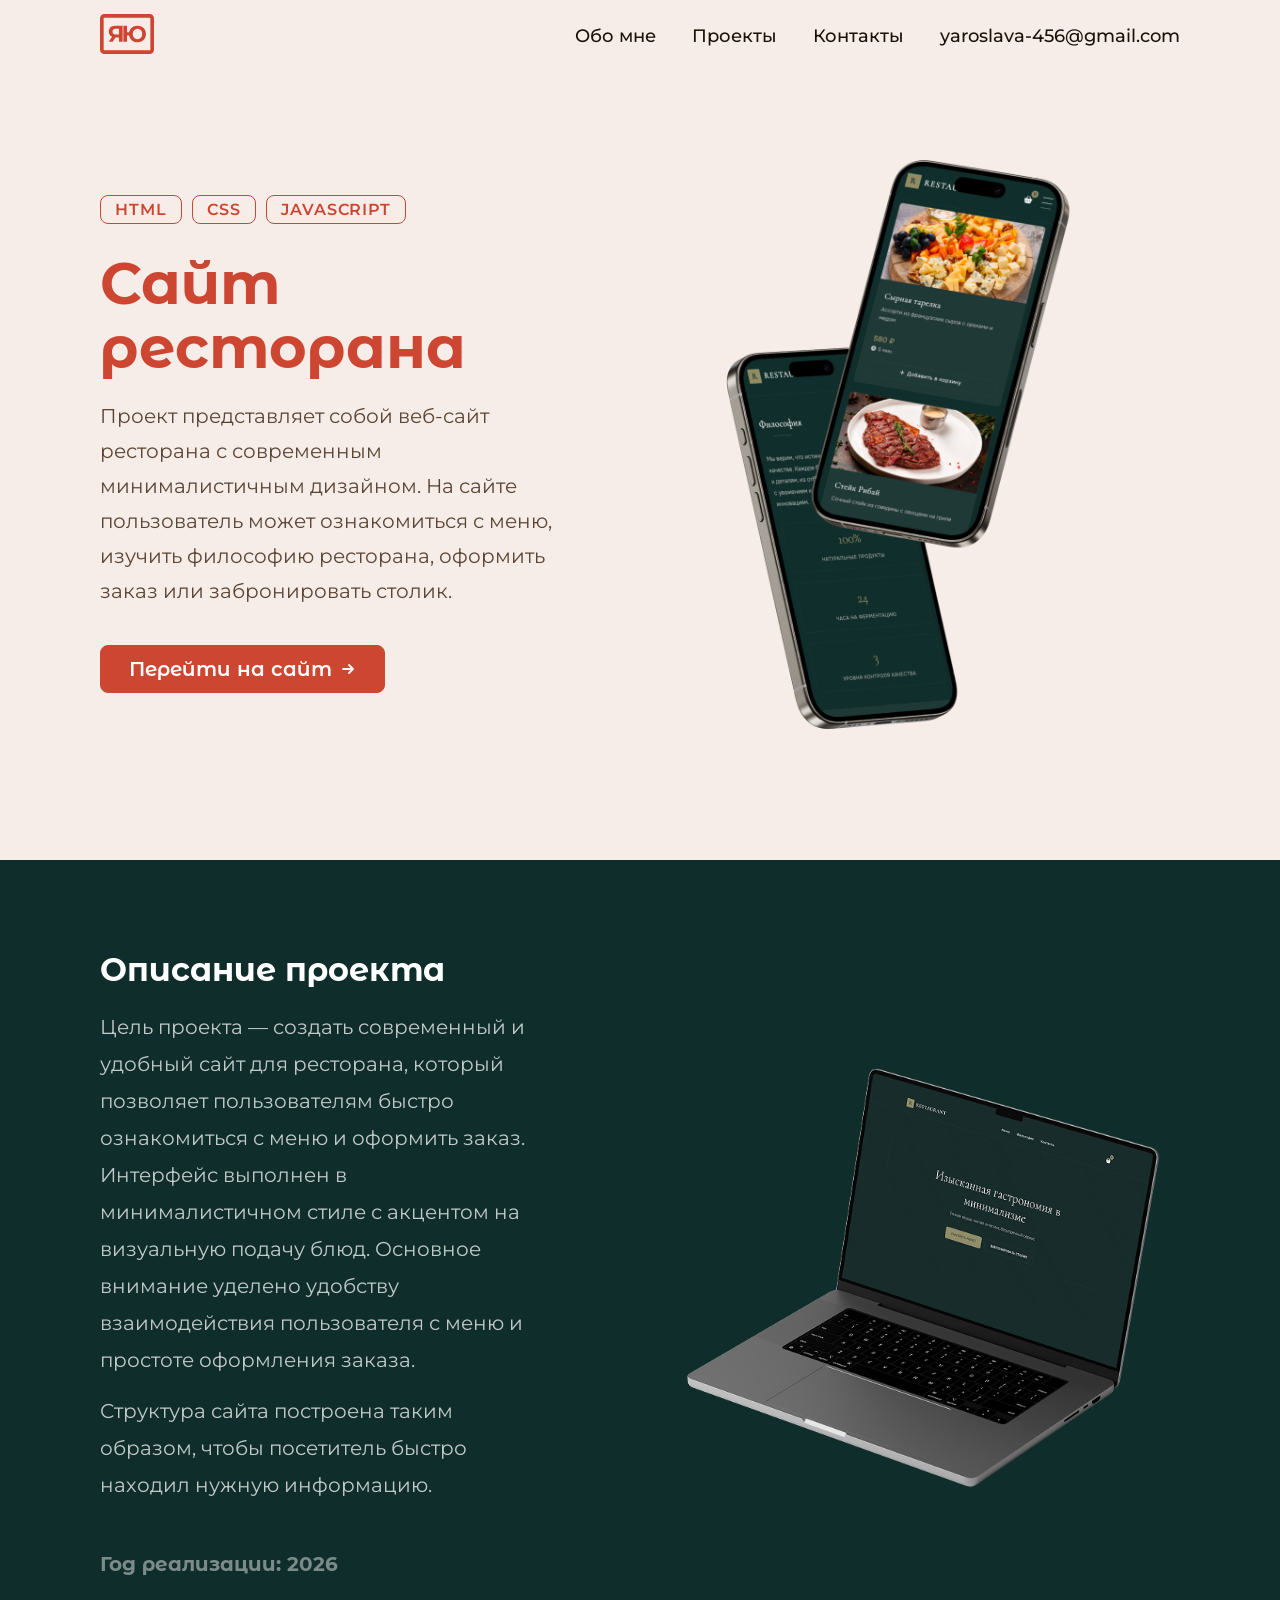
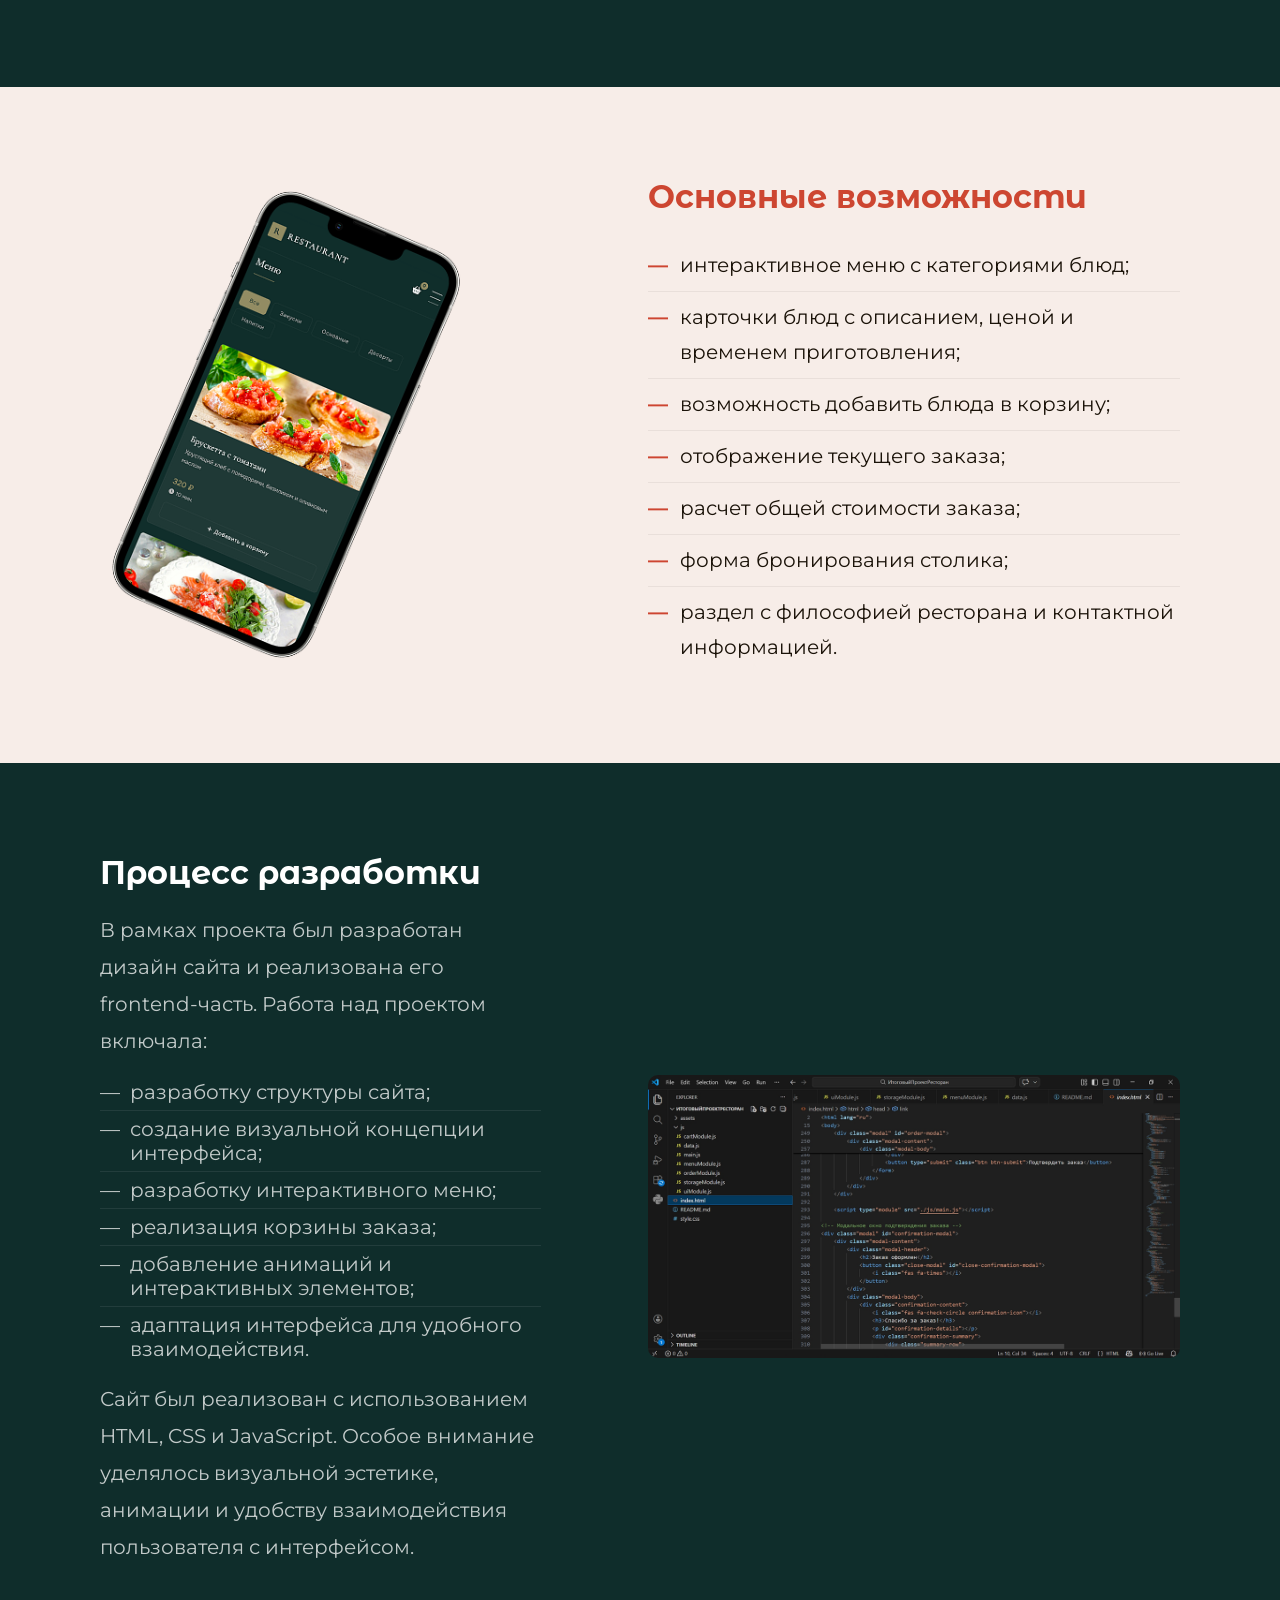
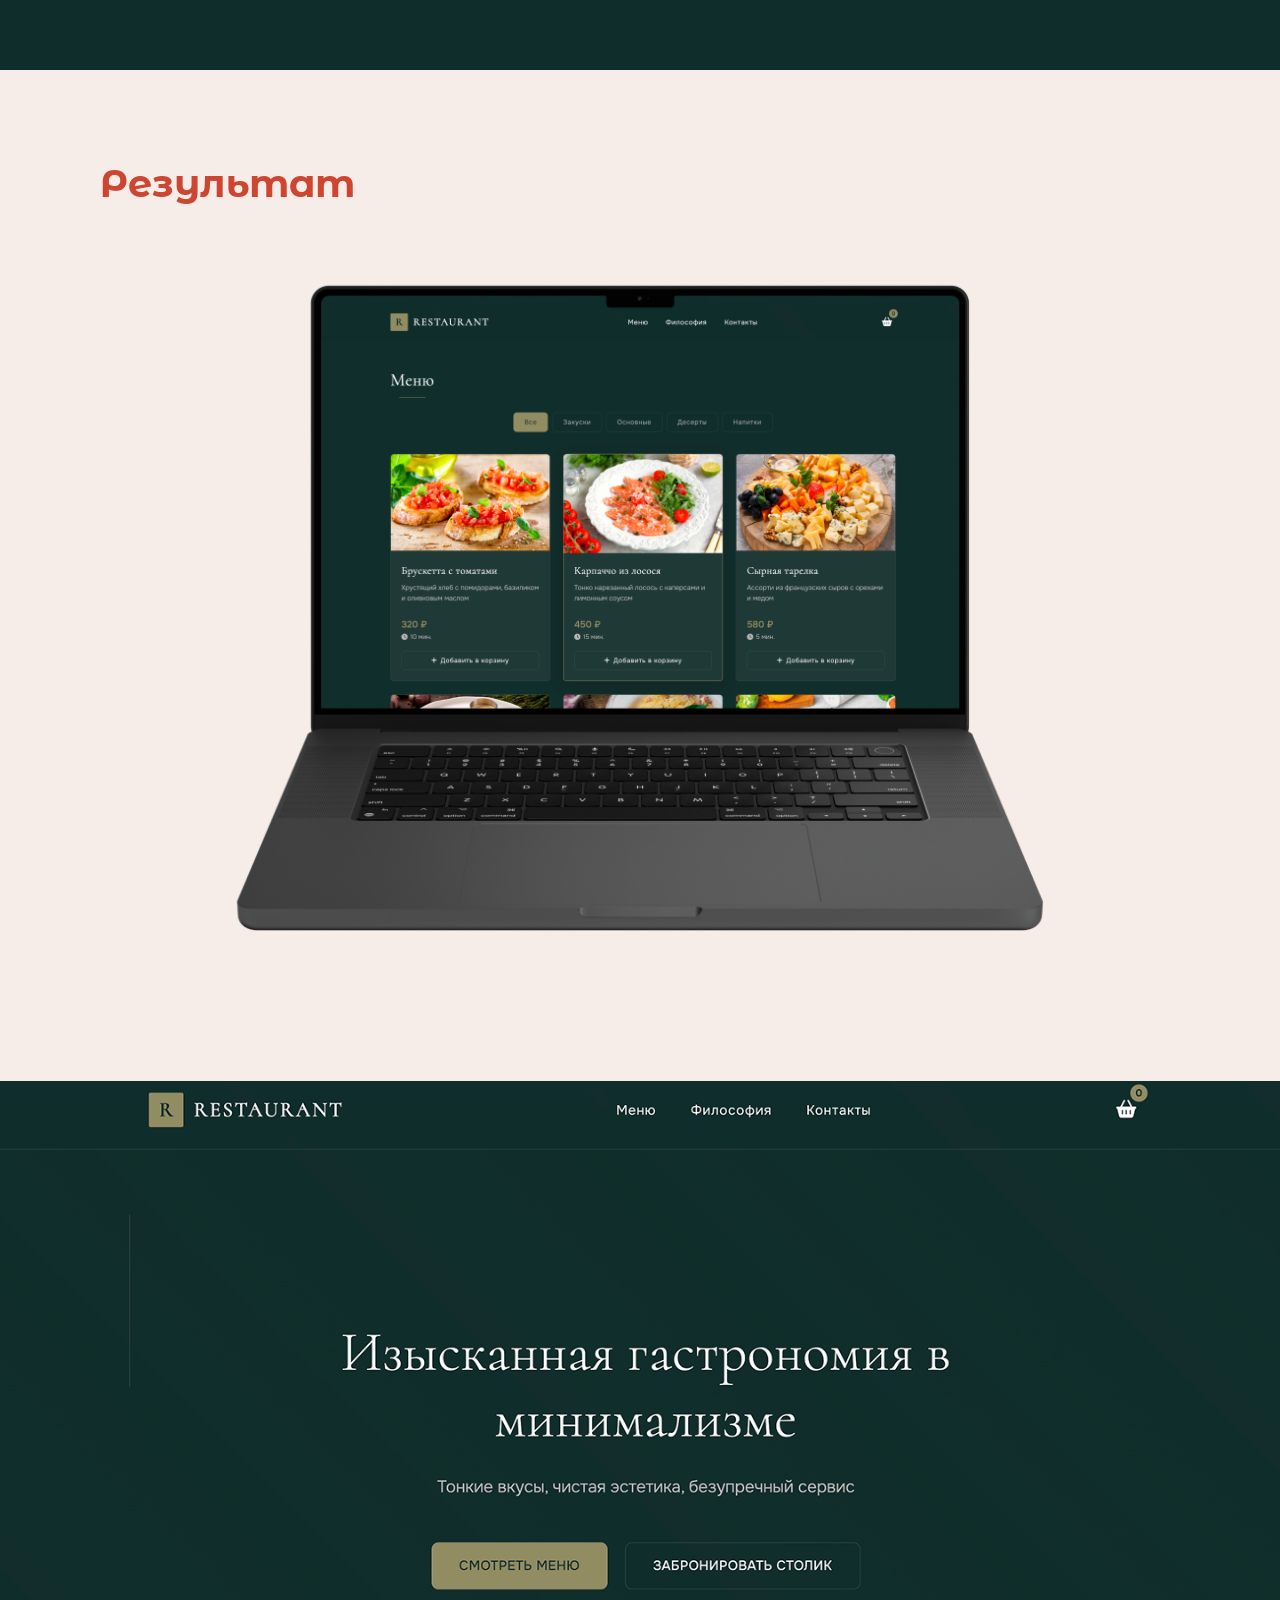
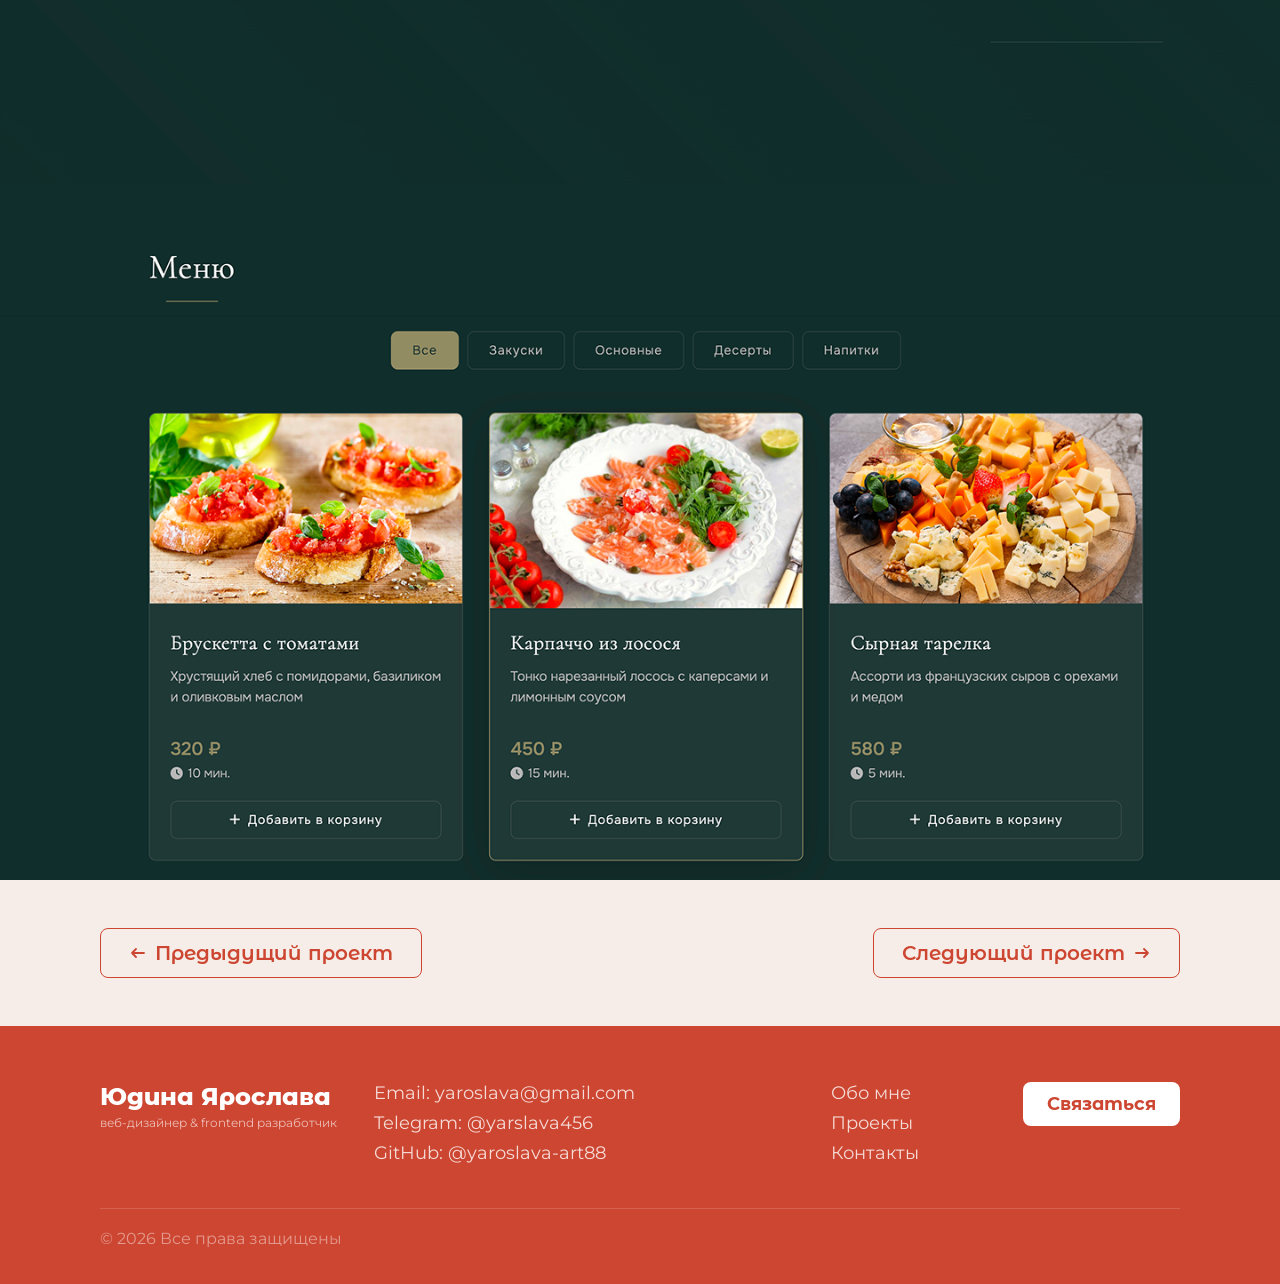
<file: website-portfolio/project-restar.html>
<!DOCTYPE html>
<html lang="ru">
<head>
  <meta charset="UTF-8"/>
  <meta name="viewport" content="width=device-width, initial-scale=1.0"/>
  <title>Сайт ресторана — Юдина Ярослава</title>
  <link rel="preconnect" href="https://fonts.googleapis.com">
  <link rel="preconnect" href="https://fonts.gstatic.com" crossorigin>
  <link href="https://fonts.googleapis.com/css2?family=Montserrat+Alternates:wght@400;600;700;800&family=Montserrat:wght@300;400;500;600&display=swap" rel="stylesheet">
  <link rel="stylesheet" href="style.css">
  <link rel="stylesheet" href="project-restar.css">
</head>
<body>

<!-- НАВИГАЦИЯ -->
<nav id="navbar">
  <div class="container">
    <div class="nav-inner">
      <a href="index.html"><img src="img/logo.svg" alt="Юдина Ярослава"></a>
      <ul class="nav-links">
        <li><a href="index.html#about">Обо мне</a></li>
        <li><a href="index.html#projects">Проекты</a></li>
        <li><a href="index.html#contact">Контакты</a></li>
        <li><a href="index.html#contact" class="nav-btn">yaroslava-456@gmail.com</a></li>
      </ul>
    </div>
  </div>
</nav>

<!-- ГЕРОЙ -->
<section class="p-hero">
  <div class="container">
    <div class="grid" style="align-items:center; min-height:520px;">
      <div class="p-hero-left reveal">
        <div class="p-tags">
          <span class="p-tag">HTML</span>
          <span class="p-tag">CSS</span>
          <span class="p-tag">JavaScript</span>
        </div>
        <h1>Сайт ресторана</h1>
        <p class="p-hero-desc">
          Проект представляет собой веб-сайт ресторана с современным минималистичным дизайном. На сайте пользователь может ознакомиться с меню, изучить философию ресторана, оформить заказ или забронировать столик.
        </p>
        <a href="https://yaroslavaaaa935-art.github.io/restaurant/" class="p-btn-link">
          Перейти на сайт
          <svg width="16" height="16" viewBox="0 0 16 16" fill="none">
            <path d="M3 8H13M13 8L9 4M13 8L9 12" stroke="currentColor" stroke-width="1.8" stroke-linecap="round" stroke-linejoin="round"/>
          </svg>
        </a>
      </div>
      <div class="p-hero-right reveal d2">
        <div class="jw-phones">
            <img src="img/img4-1.png" alt="Ресторан телефон 1" style="width:90%;display:block;">
        </div>
      </div>
    </div>
  </div>
</section>

<!-- ОПИСАНИЕ ПРОЕКТА (тёмный) -->
<section class="p-dark">
  <div class="container">
    <div class="grid" style="align-items:center;">
      <div class="p-desc-left reveal">
        <h2>Описание проекта</h2>
        <p>
          Цель проекта — создать современный и удобный сайт для ресторана, который позволяет пользователям быстро ознакомиться с меню и оформить заказ. Интерфейс выполнен в минималистичном стиле с акцентом на визуальную подачу блюд. Основное внимание уделено удобству взаимодействия пользователя с меню и простоте оформления заказа.
        </p>
        <p>
          Структура сайта построена таким образом, чтобы посетитель быстро находил нужную информацию.
        </p>
        <p class="p-year">Год реализации: 2026</p>
      </div>
      <div class="p-desc-right reveal d2">
        <img src="img/img4-2.png" alt="Ресторан — описание" style="width:100%;border-radius:12px;">
      </div>
    </div>
  </div>
</section>

<!-- ОСНОВНЫЕ ВОЗМОЖНОСТИ (светлый) -->
<section class="p-features">
  <div class="container">
    <div class="grid" style="align-items:center;">
      <div class="p-features-left reveal">
        <div class="p-screen-wrap">
          <img src="img/img4-3.png" alt="Основные возможности ресторана" style="width:70%;display:block;">
        </div>
      </div>
      <div class="p-features-right reveal d2">
        <h2>Основные возможности</h2>
        <ul>
          <li>интерактивное меню с категориями блюд;</li>
          <li>карточки блюд с описанием, ценой и временем приготовления;</li>
          <li>возможность добавить блюда в корзину;</li>
          <li>отображение текущего заказа;</li>
          <li>расчет общей стоимости заказа;</li>
          <li>форма бронирования столика;</li>
          <li>раздел с философией ресторана и контактной информацией.</li>
        </ul>
      </div>
    </div>
  </div>
</section>

<!-- ПРОЦЕСС РАЗРАБОТКИ (тёмный) -->
<section class="p-dark">
  <div class="container">
    <div class="grid" style="align-items:center;">
      <div class="p-process-left reveal">
        <h2>Процесс разработки</h2>
        <p>
          В рамках проекта был разработан дизайн сайта и реализована его frontend-часть. Работа над проектом включала:
        </p>
        <ul style="list-style:none; padding:0; margin-bottom:14px;">
          <li style="display:flex; gap:10px; color:rgba(255,255,255,.75); font-size:20px; padding:6px 0; border-bottom:1px solid rgba(255,255,255,.08);">
            <span>—</span> разработку структуры сайта;
          </li>
          <li style="display:flex; gap:10px; color:rgba(255,255,255,.75); font-size:20px; padding:6px 0; border-bottom:1px solid rgba(255,255,255,.08);">
            <span>—</span> создание визуальной концепции интерфейса;
          </li>
          <li style="display:flex; gap:10px; color:rgba(255,255,255,.75); font-size:20px; padding:6px 0; border-bottom:1px solid rgba(255,255,255,.08);">
            <span>—</span> разработку интерактивного меню;
          </li>
          <li style="display:flex; gap:10px; color:rgba(255,255,255,.75); font-size:20px; padding:6px 0; border-bottom:1px solid rgba(255,255,255,.08);">
            <span>—</span> реализация корзины заказа;
          </li>
          <li style="display:flex; gap:10px; color:rgba(255,255,255,.75); font-size:20px; padding:6px 0; border-bottom:1px solid rgba(255,255,255,.08);">
            <span>—</span> добавление анимаций и интерактивных элементов;
          </li>
          <li style="display:flex; gap:10px; color:rgba(255,255,255,.75); font-size:20px; padding:6px 0;">
            <span>—</span> адаптация интерфейса для удобного взаимодействия.
          </li>
        </ul>
        <p>
          Сайт был реализован с использованием HTML, CSS и JavaScript. Особое внимание уделялось визуальной эстетике, анимации и удобству взаимодействия пользователя с интерфейсом.
        </p>
      </div>
      <div class="p-process-right reveal d2">
        <img src="img/img4-4.png" alt="Процесс разработки ресторана" style="width:100%;border-radius:10px;">
      </div>
    </div>
  </div>
</section>

<!-- РЕЗУЛЬТАТ -->
<section class="p-result">
  <div class="container">
    <div class="grid">
      <div class="p-result-head reveal" style="grid-column:1/13;">
        <h2>Результат</h2>
      </div>
    </div>
    <div class="grid">
      <div class="p-result-laptop reveal">
        <img src="img/img4-5.png" alt="Ресторан на ноутбуке" style="width:100%;">
      </div>
    </div>
  </div>
</section>

<!-- ПОЛНЫЙ СКРИНШОТ САЙТА -->
<section class="p-screenshot">
  <img src="img/img4-6.png" alt="Финальный вид сайта ресторана" style="width:100%;display:block;">
</section>

<!-- НАВИГАЦИЯ ПО ПРОЕКТАМ -->
<section class="p-nav">
  <div class="container">
    <div class="p-nav-inner">
      <a href="project-subarif.html" class="p-nav-btn">
        <svg width="18" height="18" viewBox="0 0 18 18" fill="none">
          <path d="M15 9H3M3 9L7 5M3 9L7 13" stroke="currentColor" stroke-width="1.8" stroke-linecap="round" stroke-linejoin="round"/>
        </svg>
        Предыдущий проект
      </a>
      <a href="project-promo.html" class="p-nav-btn">
        Следующий проект
        <svg width="18" height="18" viewBox="0 0 18 18" fill="none">
          <path d="M3 9H15M15 9L11 5M15 9L11 13" stroke="currentColor" stroke-width="1.8" stroke-linecap="round" stroke-linejoin="round"/>
        </svg>
      </a>
    </div>
  </div>
</section>

<!-- ФУТЕР -->
<footer>
  <div class="container">
    <div class="grid">
      <div class="f-brand">
        <div class="f-name">Юдина Ярослава</div>
        <div class="f-role">веб-дизайнер & frontend разработчик</div>
      </div>
      <div class="f-contacts">
        <p>Email: yaroslava@gmail.com</p>
        <p>Telegram: @yarslava456</p>
        <p>GitHub: @yaroslava-art88</p>
      </div>
      <div class="f-nav">
        <a href="#about">Обо мне</a>
        <a href="#projects">Проекты</a>
        <a href="#contact">Контакты</a>
      </div>
      <div class="f-cta">
        <a href="#contact" class="f-btn">Связаться</a>
      </div>
    </div>
    <div class="f-bottom">
      <span>© 2026 Все права защищены</span>
    </div>
  </div>
</footer>

<script>
/* Navbar shadow */
const navbar = document.getElementById('navbar');
window.addEventListener('scroll', () => {
  navbar.classList.toggle('scrolled', window.scrollY > 20);
});

/* Reveal on scroll */
const observer = new IntersectionObserver((entries) => {
  entries.forEach(e => {
    if (e.isIntersecting) { e.target.classList.add('visible'); observer.unobserve(e.target); }
  });
}, { threshold: 0.1 });
document.querySelectorAll('.reveal').forEach(el => observer.observe(el));
</script>

</body>
</html>
</file>
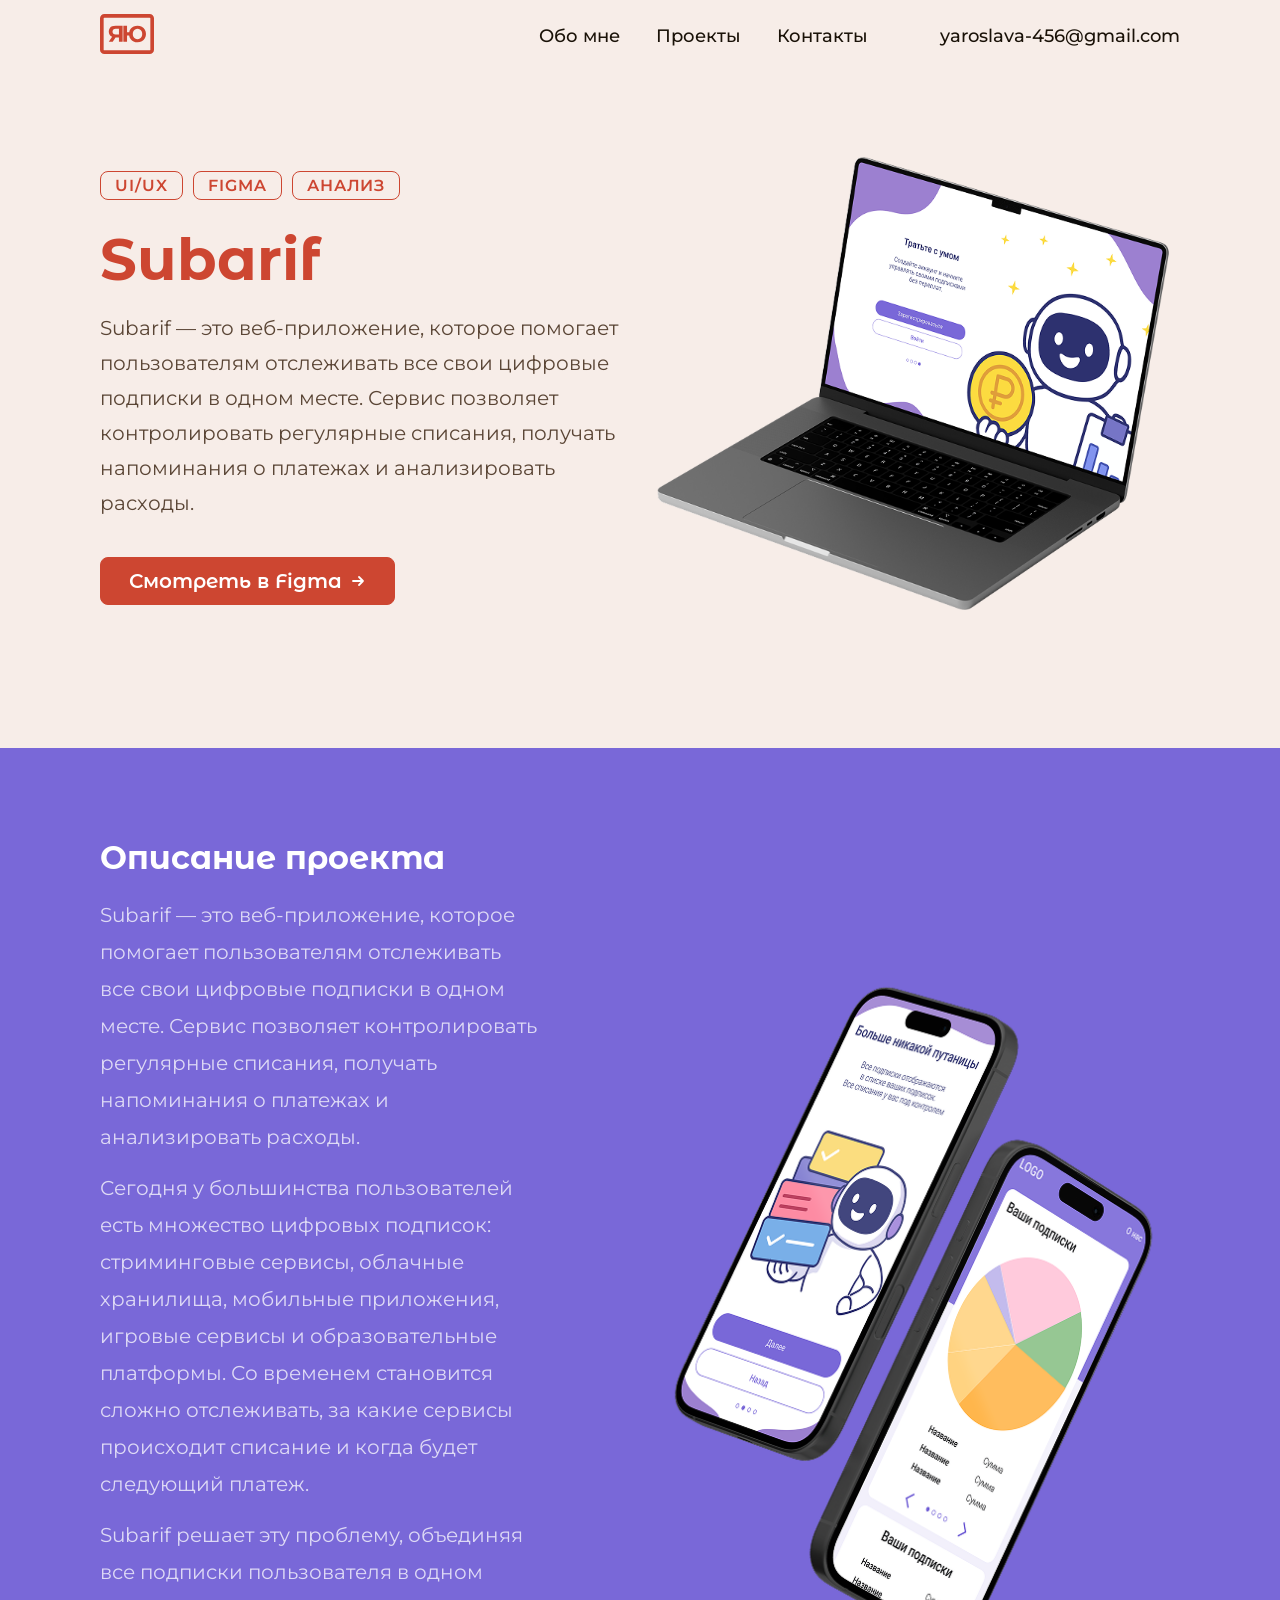
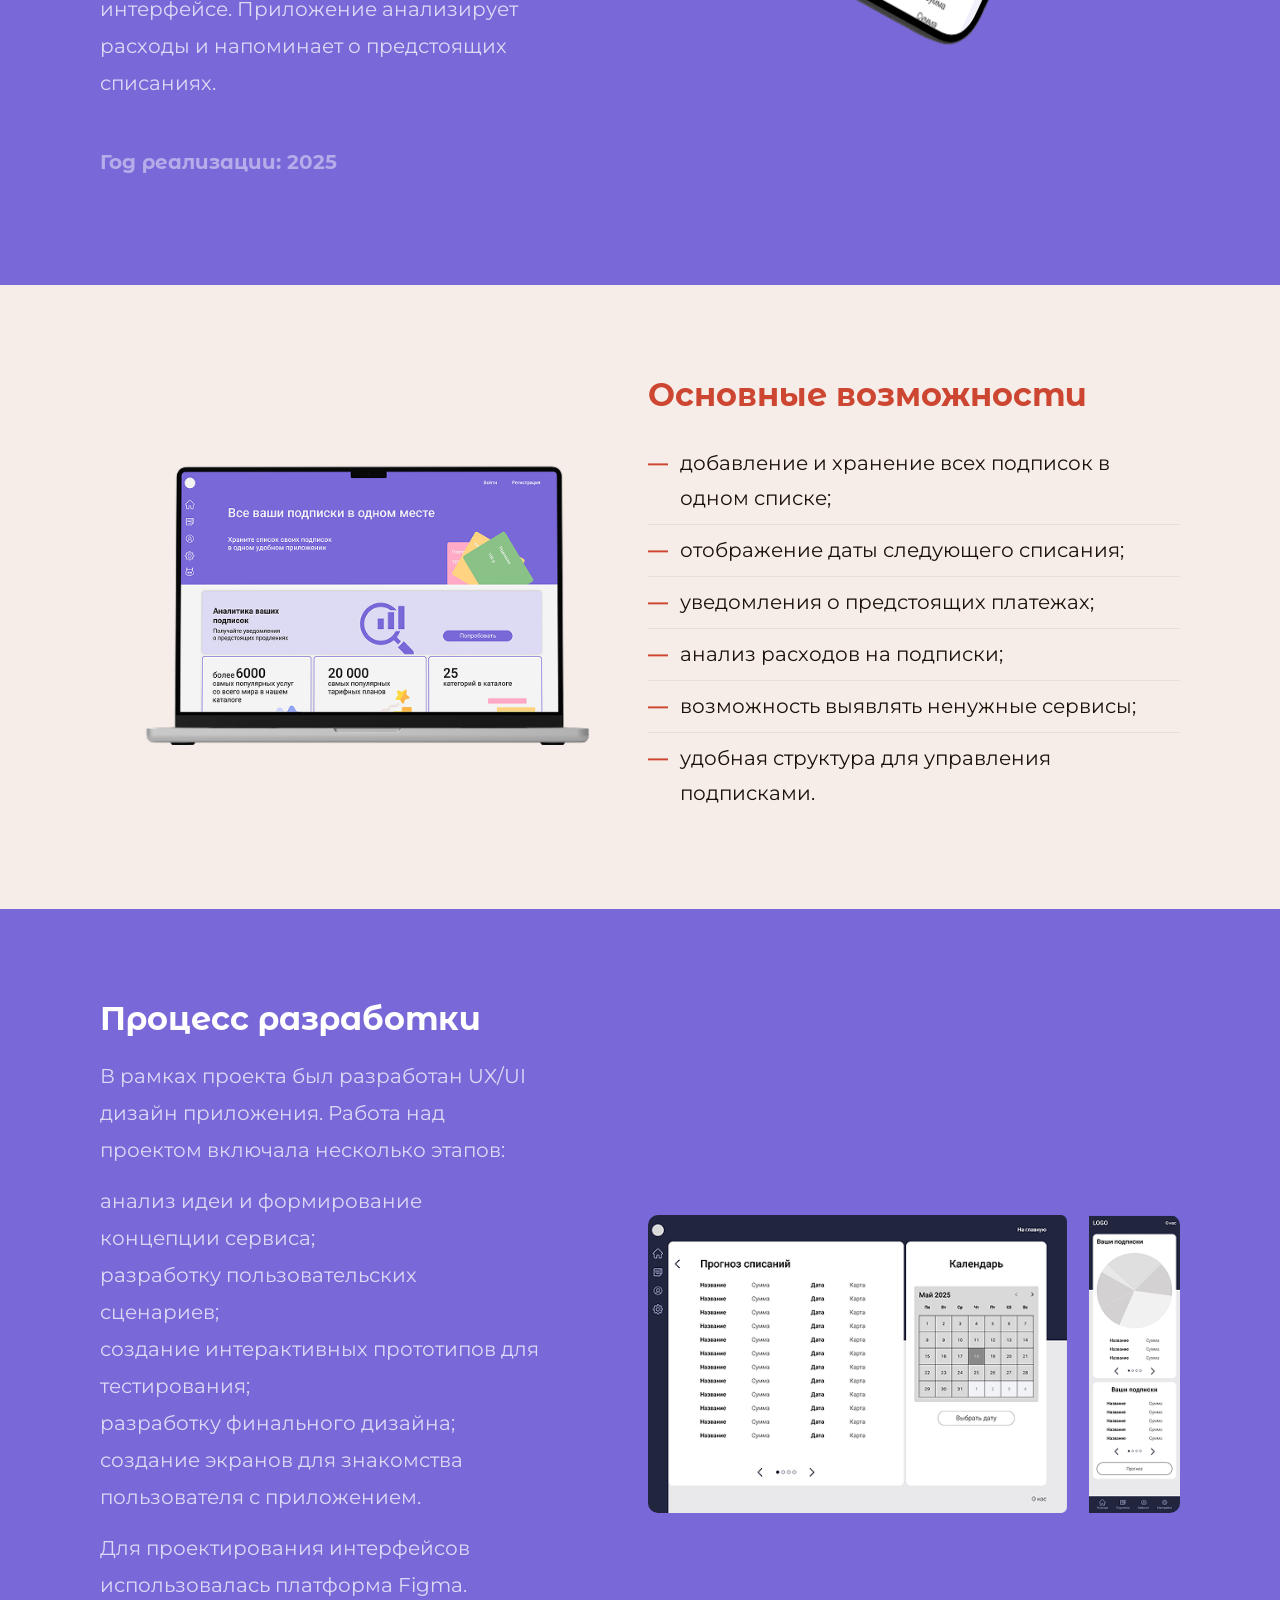
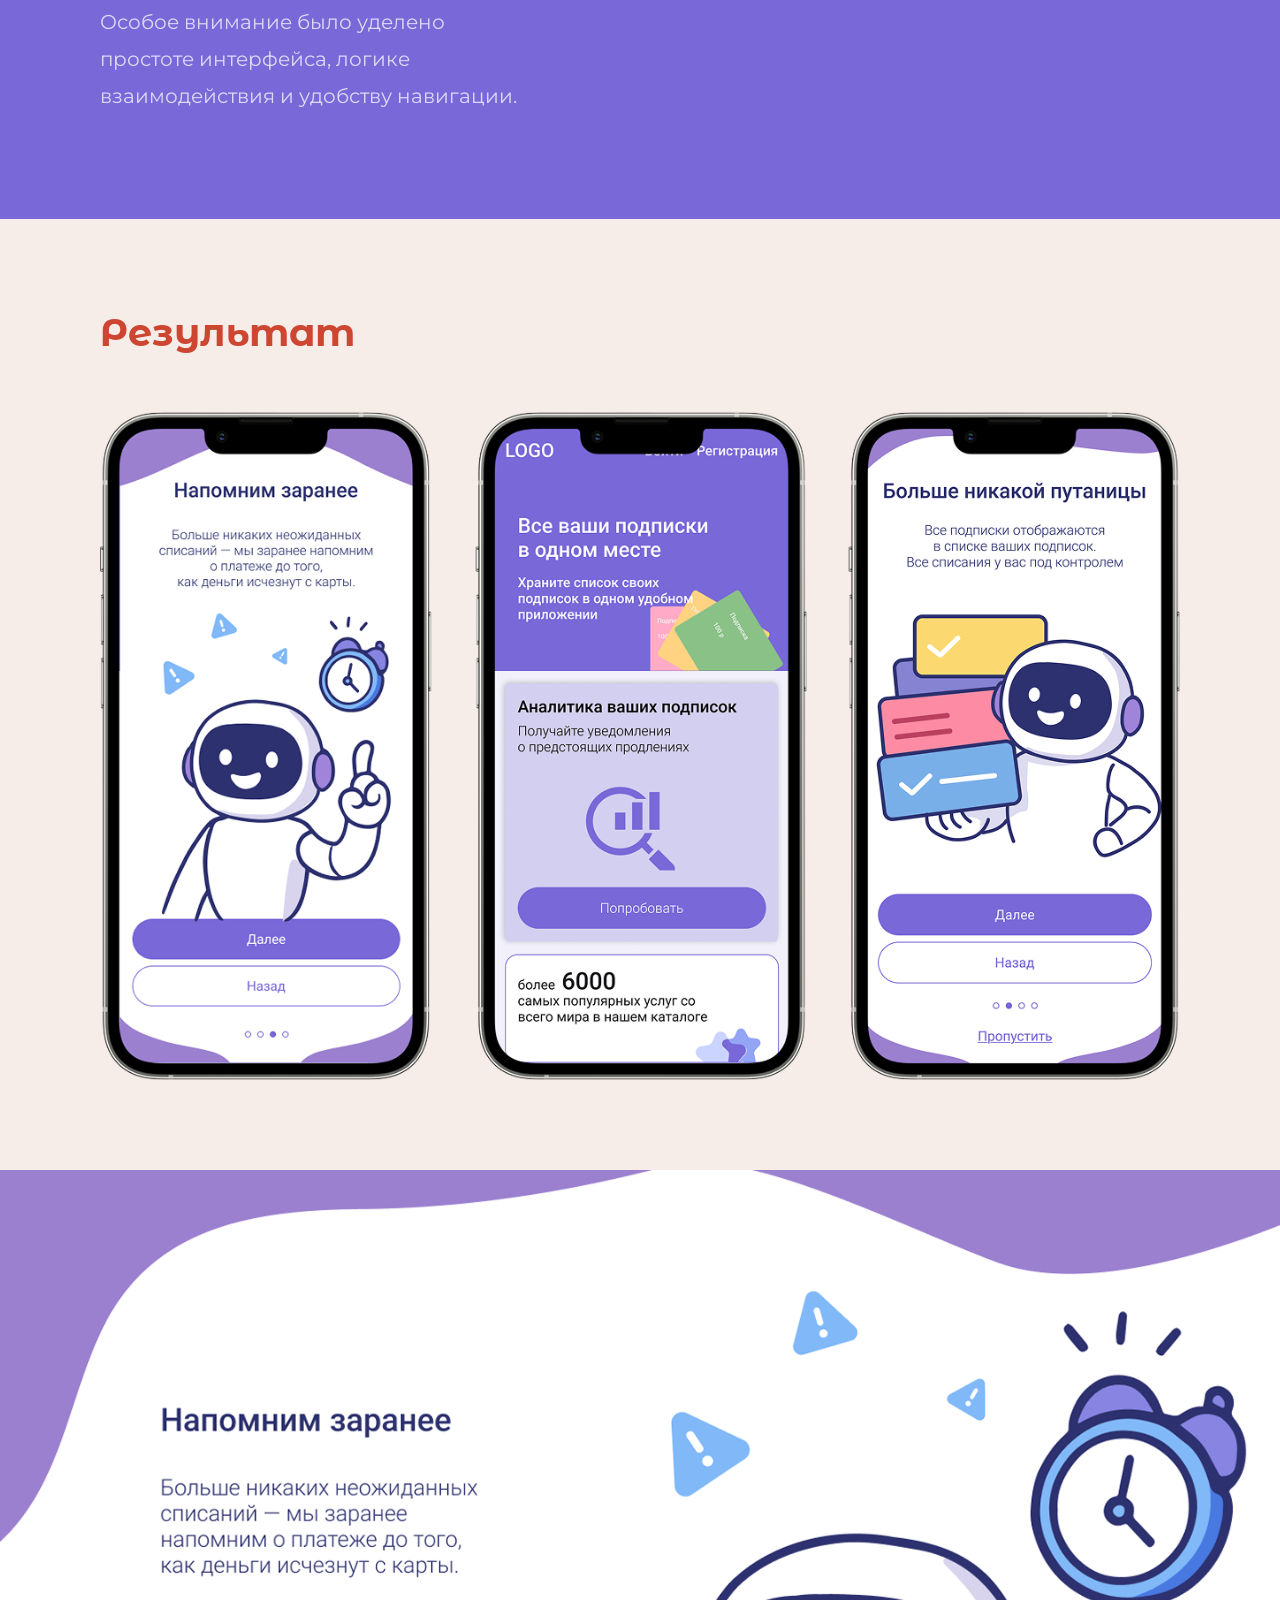
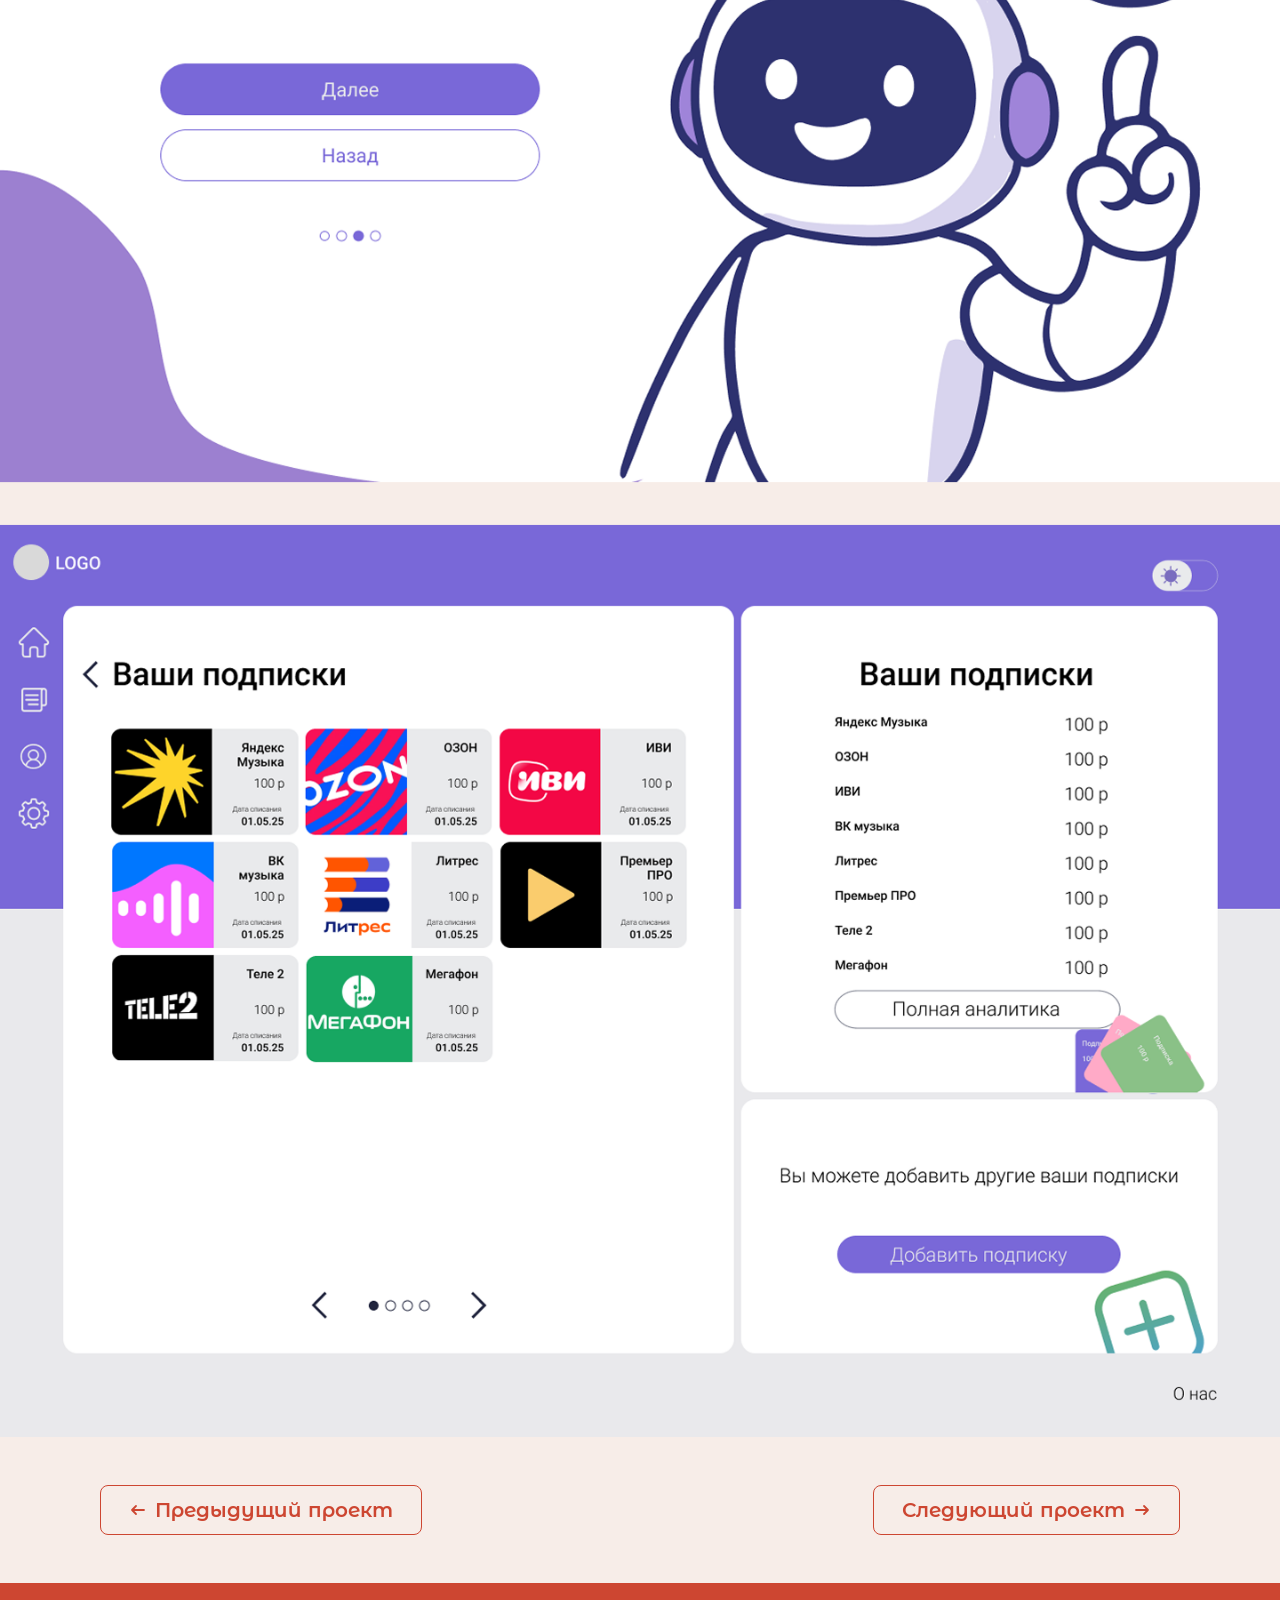
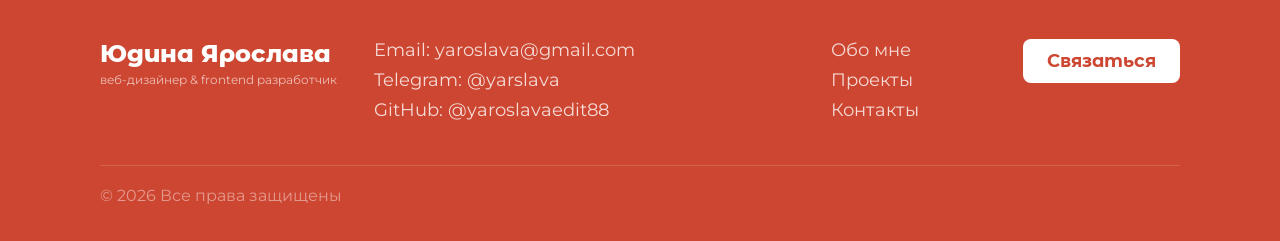
<file: website-portfolio/project-subarif.html>
<!DOCTYPE html>
<html lang="ru">
<head>
  <meta charset="UTF-8"/>
  <meta name="viewport" content="width=device-width, initial-scale=1.0"/>
  <title>Subarif — управление подписками</title>
  <link rel="preconnect" href="https://fonts.googleapis.com">
  <link rel="preconnect" href="https://fonts.gstatic.com" crossorigin>
  <link href="https://fonts.googleapis.com/css2?family=Montserrat+Alternates:wght@400;600;700;800&family=Montserrat:wght@300;400;500;600&display=swap" rel="stylesheet">
  <!-- Общие стили сайта -->
  <link rel="stylesheet" href="style.css">
  <!-- Стили страницы проекта -->
  <link rel="stylesheet" href="project-subarif.css">
</head>
<body>

<!-- ══════════════════════════════
     NAV (идентичен главной)
══════════════════════════════ -->
<nav id="navbar">
  <div class="container">
    <div class="nav-inner">
      <a href="index.html" ><img src="img/logo.svg" alt="Юдина Ярослава" ></a>
      <ul class="nav-links">
        <li><a href="index.html#about">Обо мне</a></li>
        <li><a href="index.html#projects">Проекты</a></li>
        <li><a href="index.html#contact">Контакты</li>
        <li><a href="index.html#contact" class="nav-btn">yaroslava-456@gmail.com</a></li>
      </ul>
    </div>
  </div>
</nav>

<!-- SVG-символы (переиспользуемые) -->
<svg xmlns="http://www.w3.org/2000/svg" style="display:none">
  <symbol id="star-orange" viewBox="0 0 25 35">
    <path d="M24.1006 16.1195C24.5041 16.5023 24.5961 17.1017 24.3417 17.6049C24.1088 18.0703 23.9078 18.4727 23.6688 18.8537C21.1964 22.8632 19.8338 24.9619 17.3993 28.9929C16.7821 30.0073 15.3327 33.082 14.7673 34.1412C14.7561 34.1541 14.757 34.1662 14.7458 34.1791C14.2301 35.0892 12.803 35.1322 12.2757 34.213C12.2628 34.2018 11.4799 32.7678 10.0899 29.8144C8.06379 25.78 5.4028 22.3493 1.24048 20.2759C-0.268472 19.5249 -0.3381 18.8997 0.693023 17.5764C1.08175 17.0876 1.46959 16.5868 1.89799 16.1436C6.03659 11.8798 8.73334 6.78747 10.6182 1.19652C10.7384 0.848431 11.0085 0.562176 11.3027 0.274171C11.6881 -0.0931757 12.2824 -0.087836 12.6721 0.271721C12.9963 0.563314 13.2981 0.880771 13.494 1.24228C13.9308 2.08323 14.0981 3.05282 14.3946 3.96455C15.9911 8.92704 19.0203 12.7553 23.4049 15.5519C23.6462 15.7041 23.8669 15.9062 24.1006 16.1195ZM12.1417 4.81896C10.8802 7.31035 9.8531 9.85745 8.36919 12.1226C6.85173 14.4265 4.88865 16.4355 3.1178 18.5882C8.20053 21.1523 11.357 25.5652 13.4684 31.1084C15.5895 25.767 18.7402 21.4174 22.2476 17.3085C15.9366 13.1852 14.3643 11.2268 12.1417 4.81896Z" fill="#FD853A"/>
  </symbol>
  <symbol id="decor-swirl" viewBox="0 0 145 165">
    <path d="M133.627 109.544C129.006 108.511 125.072 107.734 121.199 106.737C114.623 105.075 108.204 103.14 102.729 98.802C97.1796 94.3957 94.8888 88.6807 96.5197 81.9385C97.5276 77.8003 99.6557 73.9462 101.42 70.037C102.118 68.5122 103.258 67.1591 104.626 65.0492C101.013 65.9897 98.1863 66.7728 95.3302 67.4369C88.3578 69.0893 81.4471 71.0275 74.4042 72.202C64.7612 73.8601 58.7199 69.2364 57.3934 59.4816C56.8761 55.656 57.2894 51.6662 57.3208 47.7426C57.3373 46.5627 57.523 45.399 57.6494 43.9974C52.0572 47.8706 46.7966 51.6319 41.4286 55.1577C28.8949 63.3768 20.6395 55.1761 18.8079 44.9157C18.3175 42.1716 18.4926 39.2518 18.6241 36.4303C18.7759 34.5463 19.9038 32.9531 21.9822 33.1438C23.8662 33.2955 24.4737 34.9512 24.6055 36.7256C24.7603 38.4749 24.7961 40.2538 25.1406 41.946C25.5467 43.924 25.978 45.9249 26.7638 47.7887C28.984 53.0258 32.372 54.4541 37.4994 51.9503C41.122 50.1912 44.5025 47.8902 47.8624 45.6623C50.989 43.5898 54.0356 41.3526 57.0822 39.1154C58.665 37.982 60.298 36.8943 62.2663 37.8121C64.5295 38.8603 64.4645 41.053 64.4156 43.0766C64.3688 45.6535 63.9355 48.2005 64.0327 50.7706C64.1136 54.0152 64.2677 57.2804 64.8493 60.4292C65.6523 64.6984 67.6043 66.2907 71.9488 66.0617C76.1012 65.8417 80.3384 65.3771 84.411 64.4871C93.1258 62.5359 101.731 60.3012 110.359 58.0413C112.403 57.5117 114.157 57.453 115.467 59.1959C116.723 60.845 116.08 62.5116 115.023 64.0774C113.133 66.8616 111.097 69.6045 109.356 72.4779C107.839 75.0038 106.326 77.6258 105.301 80.3692C102.542 87.694 104.305 92.4233 110.879 96.6128C115.817 99.7726 121.21 101.876 126.859 103.294C130.927 104.329 135.053 105.097 139.137 105.963C141.3 106.415 143.536 106.887 143.973 109.537C144.357 112.045 142.595 113.476 140.804 114.788C140.036 115.329 139.19 115.754 138.369 116.202C136.701 117.075 135.064 118.066 133.317 118.774C120.359 124.126 116.428 134.658 116.869 147.559C116.957 149.937 117.79 152.304 118.359 154.659C118.63 155.826 119.261 156.951 119.388 158.124C119.5 158.961 119.296 160.246 118.736 160.609C118.129 161.023 116.867 160.793 116.111 160.564C114.474 160.04 113.052 158.471 112.358 157.012C110.994 154.116 109.765 151.022 109.305 147.892C108.256 140.963 109.354 134.15 111.664 127.52C113.635 121.869 117.636 117.926 122.697 115.04C126.027 113.199 129.467 111.641 133.627 109.544Z" fill="#F7EDE8"/>
  </symbol>
</svg>

<!-- ══════════════════════════════
     HERO ПРОЕКТА
══════════════════════════════ -->
<section class="p-hero">
  <div class="container">
    <div class="grid" style="align-items:center; min-height: 520px;">

      <div class="p-hero-left reveal">
        <!-- Теги технологий (изменены под проект) -->
        <div class="p-tags">
          <span class="p-tag">UI/UX</span>
          <span class="p-tag">Figma</span>
          <span class="p-tag">Анализ</span>
        </div>

        <h1>Subarif</h1>

        <p class="p-hero-desc">
          Subarif — это веб-приложение, которое помогает пользователям отслеживать все свои цифровые подписки в одном месте. Сервис позволяет контролировать регулярные списания, получать напоминания о платежах и анализировать расходы.
        </p>

        <a href="https://www.figma.com/design/eMfdkJmKmcXmaVpN3XnPfw/%D0%98%D1%81%D0%BF%D1%80%D0%B0%D0%B2%D0%BB%D0%B5%D0%BD%D0%B8%D0%B5-%D0%B2%D0%B0%D1%80%D1%84%D1%80%D0%B5%D0%B9%D0%BC%D0%BE%D0%B2?node-id=0-1&t=TdF3iVePpGFYS1Av-1" class="p-btn-link" target="_blank" rel="noopener">
          Смотреть в Figma
          <svg width="16" height="16" viewBox="0 0 16 16" fill="none">
            <path d="M3 8H13M13 8L9 4M13 8L9 12" stroke="currentColor" stroke-width="1.8" stroke-linecap="round" stroke-linejoin="round"/>
          </svg>
        </a>
      </div>

      <!-- Ноутбук (изображение может быть заменено позже) -->
      <div class="p-hero-right reveal d2">
        <div>
            <img src="img/img3-1.png" alt="Subarif на ноутбуке" style="width:100%;display:block;">
        </div>
      </div>

    </div>
  </div>
</section>

<!-- ══════════════════════════════
     ОПИСАНИЕ ПРОЕКТА (тёмный)
══════════════════════════════ -->
<section class="p-dark">
  <div class="container">
    <div class="grid" style="align-items:center;">

      <div class="p-desc-left reveal">
        <h2>Описание проекта</h2>
        <p>
          Subarif — это веб-приложение, которое помогает пользователям отслеживать все свои цифровые подписки в одном месте. Сервис позволяет контролировать регулярные списания, получать напоминания о платежах и анализировать расходы.
        </p>
        <p>
          Сегодня у большинства пользователей есть множество цифровых подписок: стриминговые сервисы, облачные хранилища, мобильные приложения, игровые сервисы и образовательные платформы. Со временем становится сложно отслеживать, за какие сервисы происходит списание и когда будет следующий платеж.
        </p>
        <p>
          Subarif решает эту проблему, объединяя все подписки пользователя в одном интерфейсе. Приложение анализирует расходы и напоминает о предстоящих списаниях.
        </p>
        <p class="p-year">Год реализации: 2025</p>
      </div>

      <div class="p-desc-right reveal d2">
          <img src="img/img3-2.png" alt="Мобильная версия" style="width:100%;border-radius:12px;">
      </div>

    </div>
  </div>
</section>

<!-- ══════════════════════════════
     ОСНОВНЫЕ ВОЗМОЖНОСТИ (светлый)
══════════════════════════════ -->
<section class="p-features">
  <div class="container">
    <div class="grid" style="align-items:center;">

      <div class="p-features-left reveal">
        <div class="p-screen-wrap">
            <img src="img/img3-3.png" alt="Возможности Subarif" style="width:100%;display:block;">
        </div>
      </div>
      <div class="p-features-right reveal d2">
        <h2>Основные возможности</h2>
        <ul>
          <li>добавление и хранение всех подписок в одном списке;</li>
          <li>отображение даты следующего списания;</li>
          <li>уведомления о предстоящих платежах;</li>
          <li>анализ расходов на подписки;</li>
          <li>возможность выявлять ненужные сервисы;</li>
          <li>удобная структура для управления подписками.</li>
        </ul>
      </div>

    </div>
  </div>
</section>

<!-- ══════════════════════════════
     ПРОЦЕСС РАЗРАБОТКИ (тёмный)
══════════════════════════════ -->
<section class="p-dark">
  <div class="container">
    <div class="grid" style="align-items:center;">

      <div class="p-process-left reveal">
        <h2>Процесс разработки</h2>
        <p>
          В рамках проекта был разработан UX/UI дизайн приложения. Работа над проектом включала несколько этапов:
        </p>
        <p>
          анализ идеи и формирование концепции сервиса;<br>
          разработку пользовательских сценариев;<br>
          создание интерактивных прототипов для тестирования;<br>
          разработку финального дизайна;<br>
          создание экранов для знакомства пользователя с приложением.
        </p>
        <p>
          Для проектирования интерфейсов использовалась платформа Figma. Особое внимание было уделено простоте интерфейса, логике взаимодействия и удобству навигации.
        </p>
      </div>

      <div class="p-process-right reveal d2">
        <img src="img/img3-4.png" alt="Редактор кода" style="width:100%;border-radius:10px;">
      </div>

    </div>
  </div>
</section>

<!-- ══════════════════════════════
     РЕЗУЛЬТАТ (светлый) — изменён: одно изображение на всю ширину
══════════════════════════════ -->
<section class="p-result">
  <div class="container">

    <!-- Заголовок -->
    <div class="grid">
      <div class="p-result-head reveal" style="grid-column: 1/13;">
        <h2>Результат</h2>
        <!-- Фирменный декоративный элемент отсутствует, оставлен только заголовок -->
      </div>
    </div>

    <!-- Одно изображение результата вместо двух телефонов и декора -->
    <div class="grid" style="align-items:flex-end;">
      <div class="p-result-phones reveal">
        <!-- Вставьте сюда реальное изображение результата Subarif -->
        <img src="img/img3-5.png" alt="Итоговый дизайн Subarif" style="width:100%; display:block;">
        <!-- Декоративный элемент удалён -->
      </div>
    </div>

  </div>
</section>

<!-- ══════════════════════════════
     ФИНАЛЬНЫЙ СКРИНШОТ (тёмный, полная ширина)
══════════════════════════════ -->
<section class="p-screenshot">
  <!-- Здесь можно разместить большой скриншот всего интерфейса -->
  <img src="img/img3-6.png" alt="Финальный вид сайта Subarif" style="width:100%;display:block;">
</section>

<!-- ══════════════════════════════
     НАВИГАЦИЯ ПО ПРОЕКТАМ
══════════════════════════════ -->
<section class="p-nav">
  <div class="container">
    <div class="p-nav-inner">
      <a href="project-julwerry.html" class="p-nav-btn">
        <svg width="18" height="18" viewBox="0 0 18 18" fill="none">
          <path d="M15 9H3M3 9L7 5M3 9L7 13" stroke="currentColor" stroke-width="1.8" stroke-linecap="round" stroke-linejoin="round"/>
        </svg>
        Предыдущий проект
      </a>
      <a href="project-restar.html" class="p-nav-btn">
        Следующий проект
        <svg width="18" height="18" viewBox="0 0 18 18" fill="none">
          <path d="M3 9H15M15 9L11 5M15 9L11 13" stroke="currentColor" stroke-width="1.8" stroke-linecap="round" stroke-linejoin="round"/>
        </svg>
      </a>
    </div>
  </div>
</section>

<!-- ══════════════════════════════
     ФУТЕР (идентичен главной)
══════════════════════════════ -->
<footer>
  <div class="container">
    <div class="grid">
      <div class="f-brand">
        <div class="f-name">Юдина Ярослава</div>
        <div class="f-role">веб-дизайнер &amp; frontend разработчик</div>
      </div>
      <div class="f-contacts">
        <p>Email: yaroslava@gmail.com</p>
        <p>Telegram: @yarslava</p>
        <p>GitHub: @yaroslavaedit88</p>
      </div>
      <div class="f-nav">
        <a href="index.html#about">Обо мне</a>
        <a href="index.html#projects">Проекты</a>
        <a href="index.html#contact">Контакты</a>
      </div>
      <div class="f-cta">
        <a href="index.html#contact" class="f-btn">Связаться</a>
      </div>
    </div>
    <div class="f-bottom">
      <span>© 2026 Все права защищены</span>
    </div>
  </div>
</footer>

<script>
/* ── Navbar shadow ── */
const navbar = document.getElementById('navbar');
window.addEventListener('scroll', () => {
  navbar.classList.toggle('scrolled', window.scrollY > 20);
});

/* ── Reveal on scroll ── */
const observer = new IntersectionObserver((entries) => {
  entries.forEach(e => {
    if (e.isIntersecting) { e.target.classList.add('visible'); observer.unobserve(e.target); }
  });
}, { threshold: 0.1 });
document.querySelectorAll('.reveal').forEach(el => observer.observe(el));
</script>
</body>
</html>
</file>
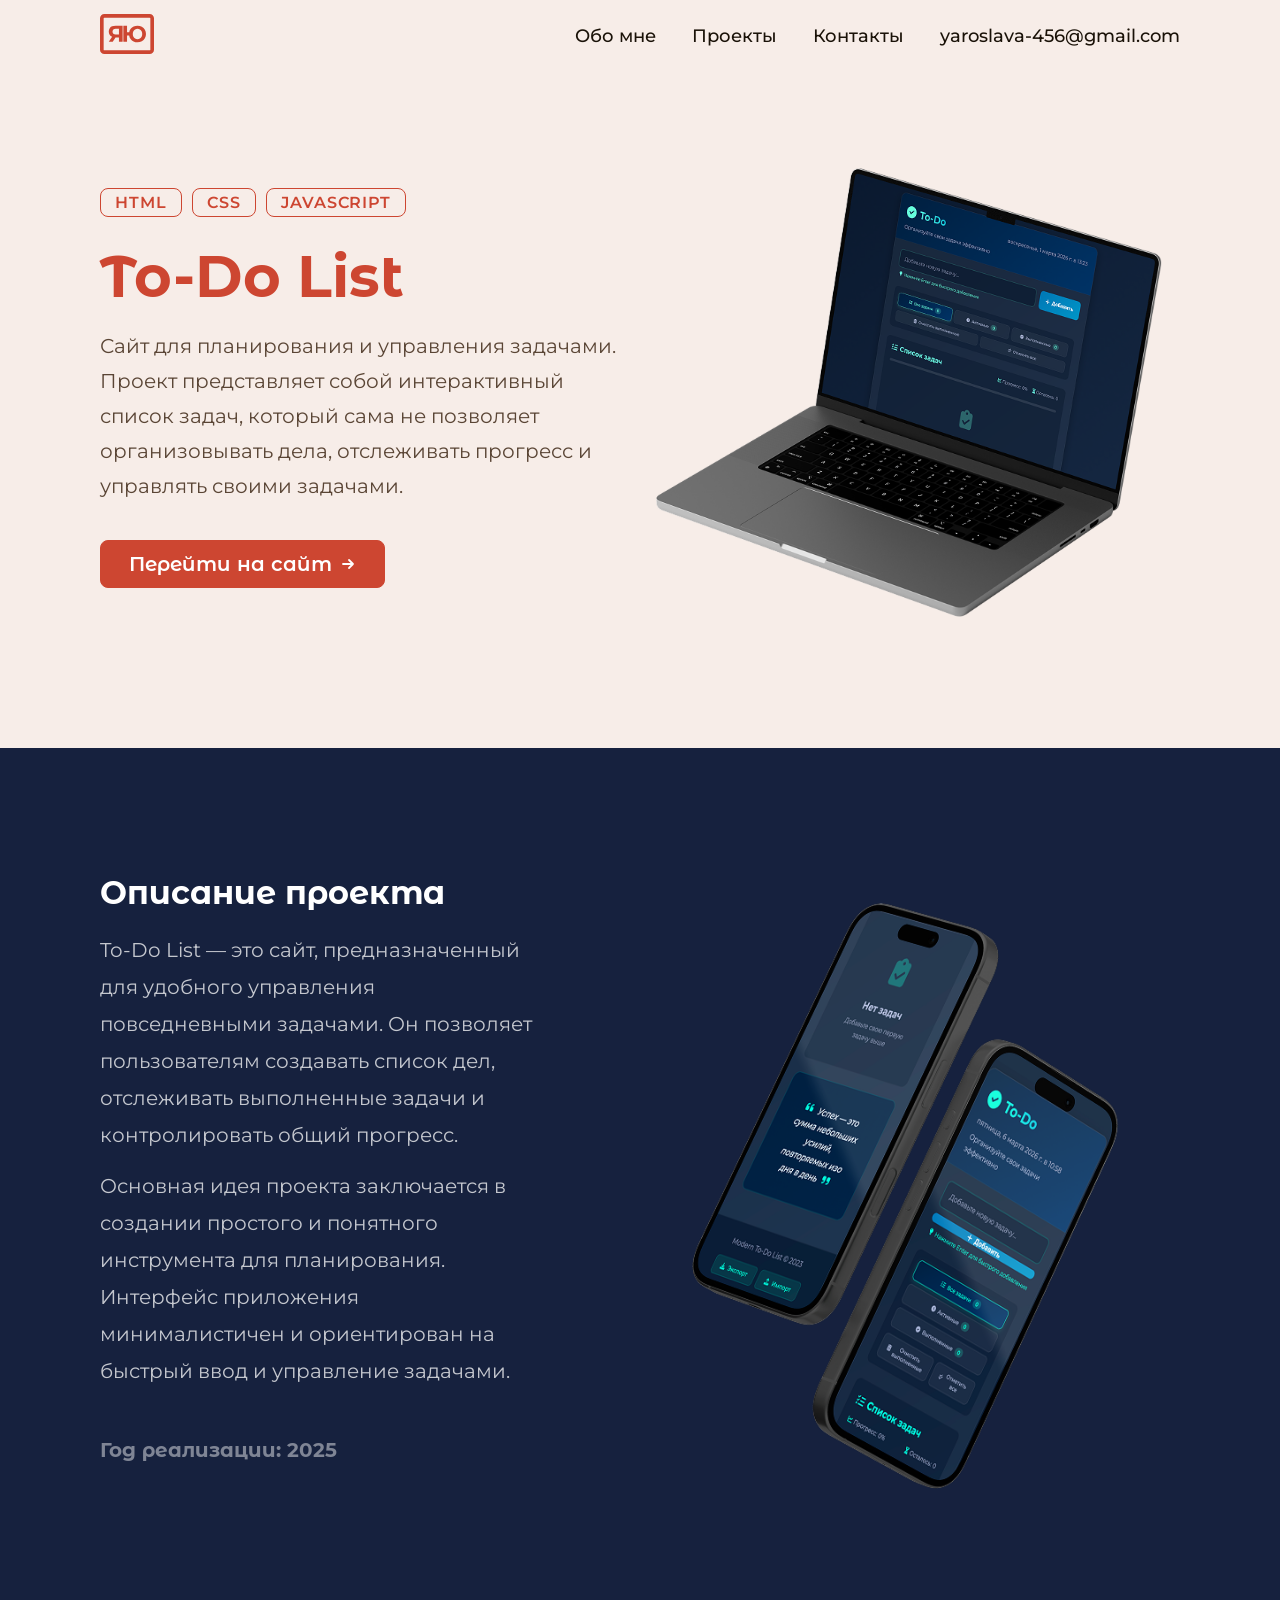
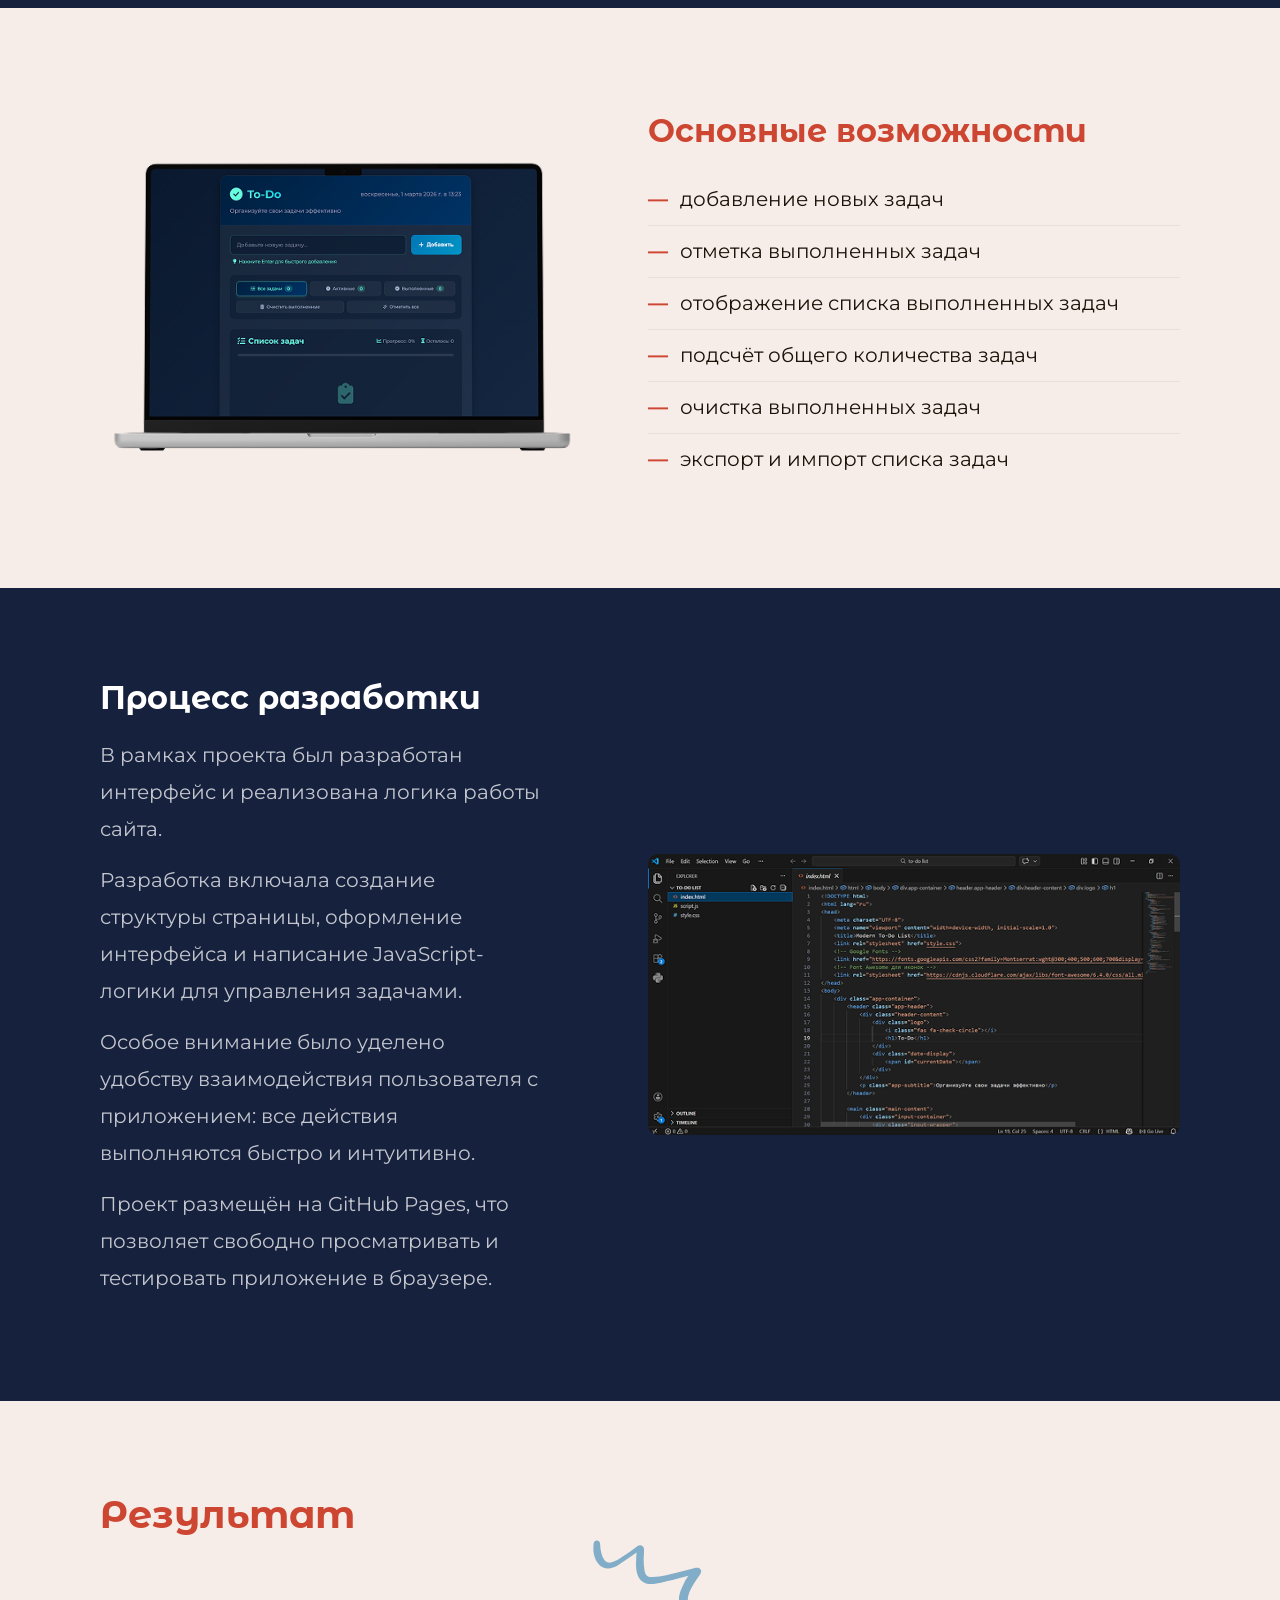
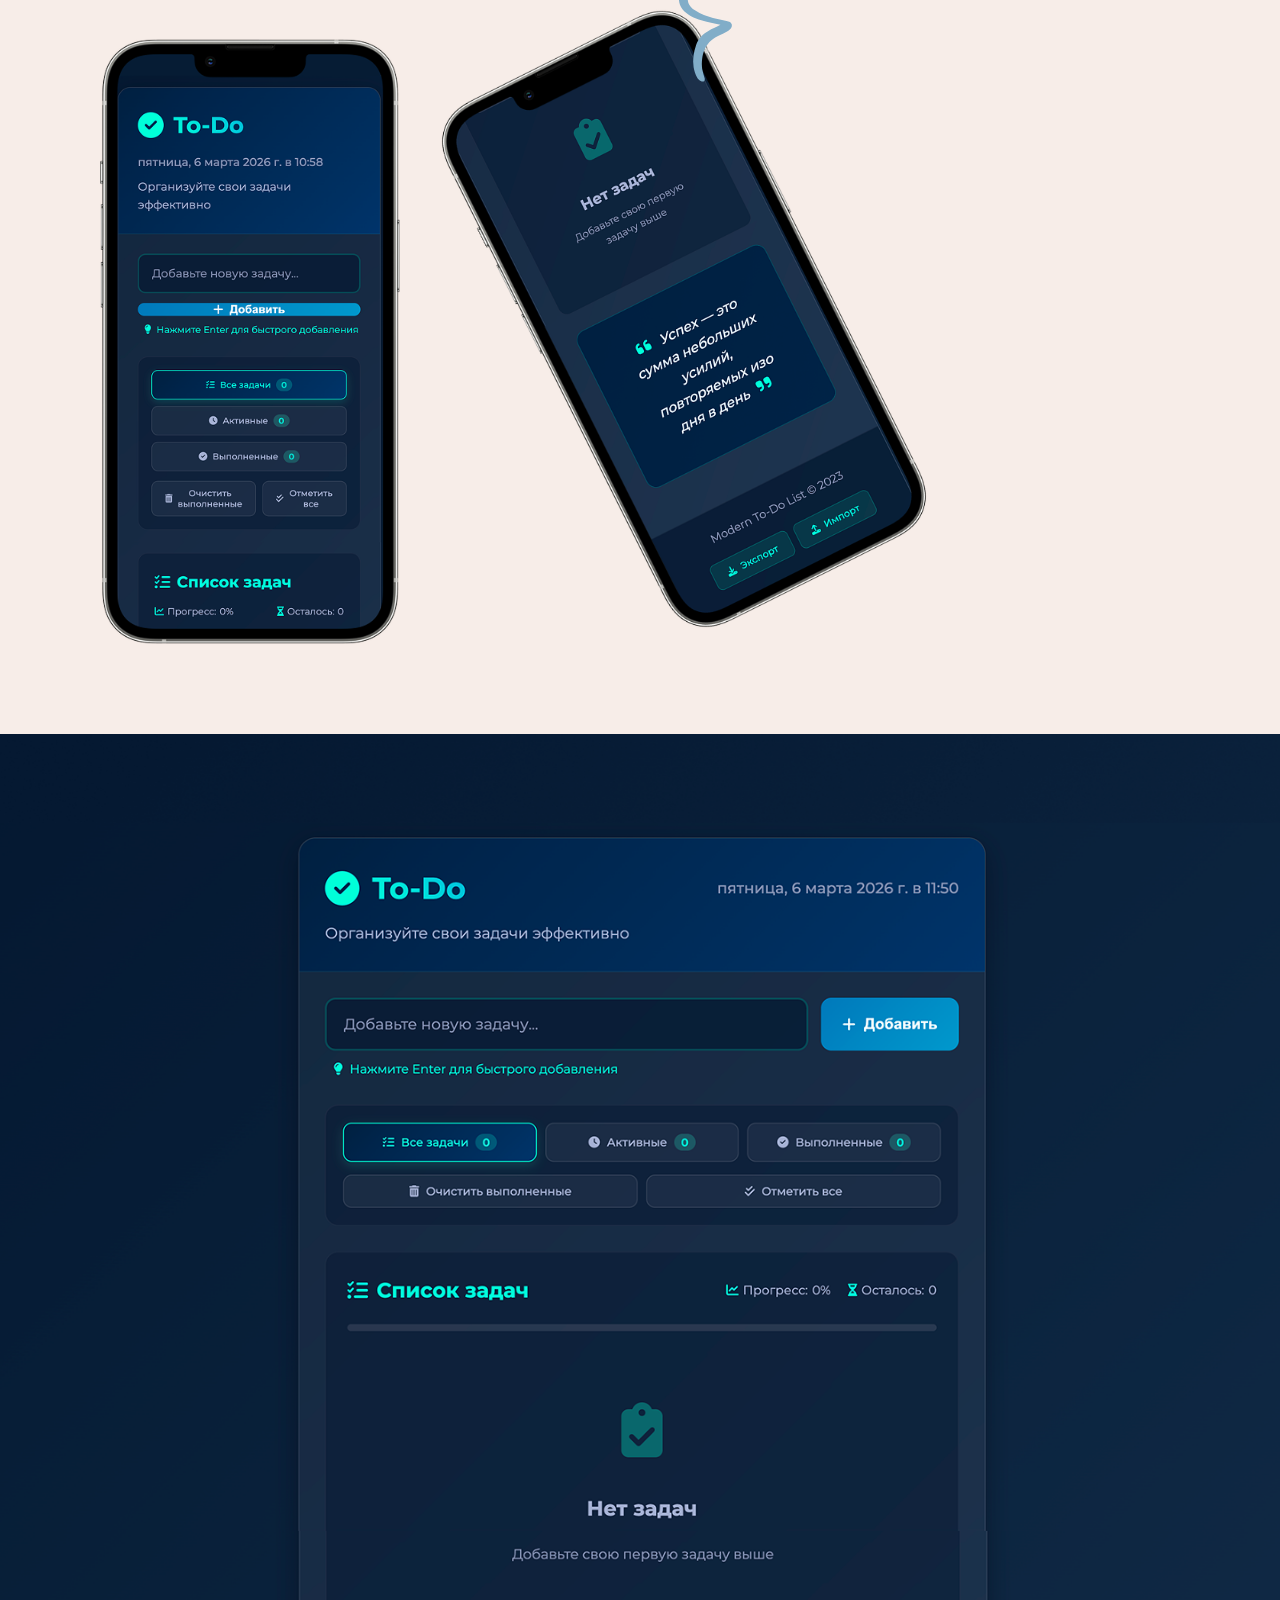
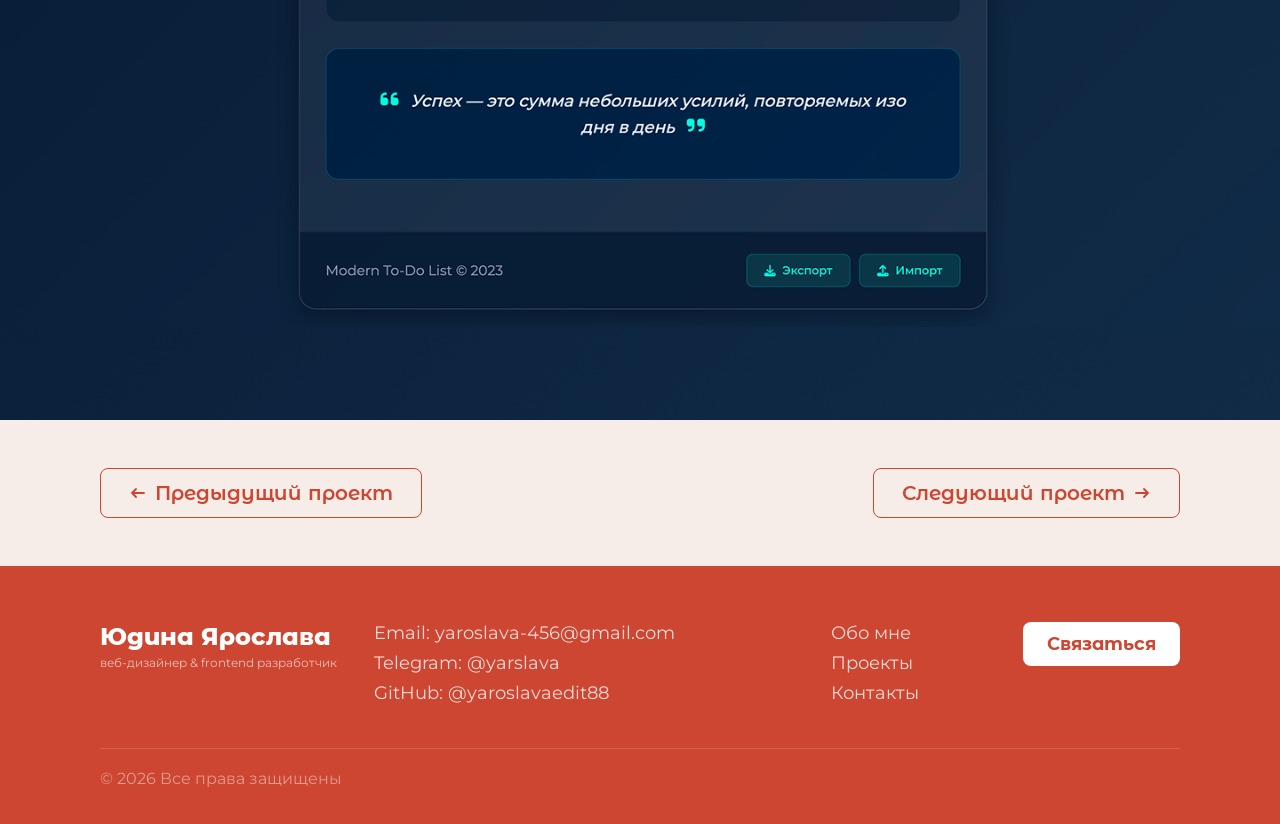
<file: website-portfolio/project-todo.html>
<!DOCTYPE html>
<html lang="ru">
<head>
  <meta charset="UTF-8"/>
  <meta name="viewport" content="width=device-width, initial-scale=1.0"/>
  <title>To-Do List</title>
  <link rel="preconnect" href="https://fonts.googleapis.com">
  <link rel="preconnect" href="https://fonts.gstatic.com" crossorigin>
  <link href="https://fonts.googleapis.com/css2?family=Montserrat+Alternates:wght@400;600;700;800&family=Montserrat:wght@300;400;500;600&display=swap" rel="stylesheet">
  <!-- Общие стили сайта -->
  <link rel="stylesheet" href="style.css">
  <!-- Стили страницы проекта -->
  <link rel="stylesheet" href="project-todo.css">
</head>
<body>

<!-- ══════════════════════════════
     NAV (идентичен главной)
══════════════════════════════ -->
<nav id="navbar">
  <div class="container">
    <div class="nav-inner">
      <a href="index.html" ><img src="img/logo.svg" alt="Юдина Ярослава" ></a>
      <ul class="nav-links">
        <li><a href="index.html#about">Обо мне</a></li>
        <li><a href="index.html#projects">Проекты</a></li>
        <li><a href="index.html#contact">Контакты</a></li>
        <li><a href="index.html#contact" class="nav-btn">yaroslava-456@gmail.com</a></li>
      </ul>
    </div>
  </div>
</nav>

<!-- SVG-символы (переиспользуемые) -->
<svg xmlns="http://www.w3.org/2000/svg" style="display:none">
  <symbol id="star-orange" viewBox="0 0 25 35">
    <path d="M24.1006 16.1195C24.5041 16.5023 24.5961 17.1017 24.3417 17.6049C24.1088 18.0703 23.9078 18.4727 23.6688 18.8537C21.1964 22.8632 19.8338 24.9619 17.3993 28.9929C16.7821 30.0073 15.3327 33.082 14.7673 34.1412C14.7561 34.1541 14.757 34.1662 14.7458 34.1791C14.2301 35.0892 12.803 35.1322 12.2757 34.213C12.2628 34.2018 11.4799 32.7678 10.0899 29.8144C8.06379 25.78 5.4028 22.3493 1.24048 20.2759C-0.268472 19.5249 -0.3381 18.8997 0.693023 17.5764C1.08175 17.0876 1.46959 16.5868 1.89799 16.1436C6.03659 11.8798 8.73334 6.78747 10.6182 1.19652C10.7384 0.848431 11.0085 0.562176 11.3027 0.274171C11.6881 -0.0931757 12.2824 -0.087836 12.6721 0.271721C12.9963 0.563314 13.2981 0.880771 13.494 1.24228C13.9308 2.08323 14.0981 3.05282 14.3946 3.96455C15.9911 8.92704 19.0203 12.7553 23.4049 15.5519C23.6462 15.7041 23.8669 15.9062 24.1006 16.1195ZM12.1417 4.81896C10.8802 7.31035 9.8531 9.85745 8.36919 12.1226C6.85173 14.4265 4.88865 16.4355 3.1178 18.5882C8.20053 21.1523 11.357 25.5652 13.4684 31.1084C15.5895 25.767 18.7402 21.4174 22.2476 17.3085C15.9366 13.1852 14.3643 11.2268 12.1417 4.81896Z" fill="#FD853A"/>
  </symbol>
  <symbol id="decor-swirl" viewBox="0 0 145 165">
    <path d="M133.627 109.544C129.006 108.511 125.072 107.734 121.199 106.737C114.623 105.075 108.204 103.14 102.729 98.802C97.1796 94.3957 94.8888 88.6807 96.5197 81.9385C97.5276 77.8003 99.6557 73.9462 101.42 70.037C102.118 68.5122 103.258 67.1591 104.626 65.0492C101.013 65.9897 98.1863 66.7728 95.3302 67.4369C88.3578 69.0893 81.4471 71.0275 74.4042 72.202C64.7612 73.8601 58.7199 69.2364 57.3934 59.4816C56.8761 55.656 57.2894 51.6662 57.3208 47.7426C57.3373 46.5627 57.523 45.399 57.6494 43.9974C52.0572 47.8706 46.7966 51.6319 41.4286 55.1577C28.8949 63.3768 20.6395 55.1761 18.8079 44.9157C18.3175 42.1716 18.4926 39.2518 18.6241 36.4303C18.7759 34.5463 19.9038 32.9531 21.9822 33.1438C23.8662 33.2955 24.4737 34.9512 24.6055 36.7256C24.7603 38.4749 24.7961 40.2538 25.1406 41.946C25.5467 43.924 25.978 45.9249 26.7638 47.7887C28.984 53.0258 32.372 54.4541 37.4994 51.9503C41.122 50.1912 44.5025 47.8902 47.8624 45.6623C50.989 43.5898 54.0356 41.3526 57.0822 39.1154C58.665 37.982 60.298 36.8943 62.2663 37.8121C64.5295 38.8603 64.4645 41.053 64.4156 43.0766C64.3688 45.6535 63.9355 48.2005 64.0327 50.7706C64.1136 54.0152 64.2677 57.2804 64.8493 60.4292C65.6523 64.6984 67.6043 66.2907 71.9488 66.0617C76.1012 65.8417 80.3384 65.3771 84.411 64.4871C93.1258 62.5359 101.731 60.3012 110.359 58.0413C112.403 57.5117 114.157 57.453 115.467 59.1959C116.723 60.845 116.08 62.5116 115.023 64.0774C113.133 66.8616 111.097 69.6045 109.356 72.4779C107.839 75.0038 106.326 77.6258 105.301 80.3692C102.542 87.694 104.305 92.4233 110.879 96.6128C115.817 99.7726 121.21 101.876 126.859 103.294C130.927 104.329 135.053 105.097 139.137 105.963C141.3 106.415 143.536 106.887 143.973 109.537C144.357 112.045 142.595 113.476 140.804 114.788C140.036 115.329 139.19 115.754 138.369 116.202C136.701 117.075 135.064 118.066 133.317 118.774C120.359 124.126 116.428 134.658 116.869 147.559C116.957 149.937 117.79 152.304 118.359 154.659C118.63 155.826 119.261 156.951 119.388 158.124C119.5 158.961 119.296 160.246 118.736 160.609C118.129 161.023 116.867 160.793 116.111 160.564C114.474 160.04 113.052 158.471 112.358 157.012C110.994 154.116 109.765 151.022 109.305 147.892C108.256 140.963 109.354 134.15 111.664 127.52C113.635 121.869 117.636 117.926 122.697 115.04C126.027 113.199 129.467 111.641 133.627 109.544Z" fill="#F7EDE8"/>
  </symbol>
</svg>

<!-- ══════════════════════════════
     HERO ПРОЕКТА
══════════════════════════════ -->
<section class="p-hero">
  <div class="container">
    <div class="grid" style="align-items:center; min-height: 520px;">

      <div class="p-hero-left reveal">
        <!-- Теги технологий -->
        <div class="p-tags">
          <span class="p-tag">HTML</span>
          <span class="p-tag">CSS</span>
          <span class="p-tag">JavaScript</span>
        </div>

        <h1>To-Do List</h1>

        <p class="p-hero-desc">
          Сайт для планирования и управления задачами.
          Проект представляет собой интерактивный список задач, который сама не позволяет
          организовывать дела, отслеживать прогресс и управлять своими задачами.
        </p>

        <a href="https://yaroslavaaaa935-art.github.io/to-do-list/" class="p-btn-link">
          Перейти на сайт
          <svg width="16" height="16" viewBox="0 0 16 16" fill="none">
            <path d="M3 8H13M13 8L9 4M13 8L9 12" stroke="currentColor" stroke-width="1.8" stroke-linecap="round" stroke-linejoin="round"/>
          </svg>
        </a>
      </div>

      <!-- Ноутбук -->
      <div class="p-hero-right reveal d2">
        <div>
            <img src="img/hero-laptop.png" alt="To-Do List на ноутбуке" style="width:100%;display:block;">
        </div>
      </div>

    </div>
  </div>
</section>

<!-- ══════════════════════════════
     ОПИСАНИЕ ПРОЕКТА (тёмный)
══════════════════════════════ -->
<section class="p-dark">
  <div class="container">
    <div class="grid" style="align-items:center;">

      <div class="p-desc-left reveal">
        <h2>Описание проекта</h2>
        <p>
          To-Do List — это сайт, предназначенный для удобного управления повседневными задачами. Он позволяет пользователям создавать список дел, отслеживать выполненные задачи и контролировать общий прогресс.
        </p>
        <p>
          Основная идея проекта заключается в создании простого и понятного инструмента для планирования. Интерфейс приложения минималистичен и ориентирован на быстрый ввод и управление задачами.
        </p>
        <p class="p-year">Год реализации: 2025</p>
      </div>

      <div class="p-desc-right reveal d2">
          <img src="img/img1-2.png" alt="Мобильная версия" style="width:100%;border-radius:12px;">
      </div>

    </div>
  </div>
</section>

<!-- ══════════════════════════════
     ОСНОВНЫЕ ВОЗМОЖНОСТИ (светлый)
══════════════════════════════ -->
<section class="p-features">
  <div class="container">
    <div class="grid" style="align-items:center;">

      <div class="p-features-left reveal">
        <div class="p-screen-wrap">
            <img src="img/img1-3.png" alt="Возможности" style="width:100%;display:block;">
        </div>
      </div>
      <div class="p-features-right reveal d2">
        <h2>Основные возможности</h2>
        <ul>
          <li>добавление новых задач</li>
          <li>отметка выполненных задач</li>
          <li>отображение списка выполненных задач</li>
          <li>подсчёт общего количества задач</li>
          <li>очистка выполненных задач</li>
          <li>экспорт и импорт списка задач</li>
        </ul>
      </div>

    </div>
  </div>
</section>

<!-- ══════════════════════════════
     ПРОЦЕСС РАЗРАБОТКИ (тёмный)
══════════════════════════════ -->
<section class="p-dark">
  <div class="container">
    <div class="grid" style="align-items:center;">

      <div class="p-process-left reveal">
        <h2>Процесс разработки</h2>
        <p>
          В рамках проекта был разработан интерфейс и реализована логика работы сайта.
        </p>
        <p>
          Разработка включала создание структуры страницы, оформление интерфейса и написание JavaScript-логики для управления задачами.
        </p>
        <p>
          Особое внимание было уделено удобству взаимодействия пользователя с приложением: все действия выполняются быстро и интуитивно.
        </p>
        <p>
          Проект размещён на GitHub Pages, что позволяет свободно просматривать и тестировать приложение в браузере.
        </p>
      </div>

      <div class="p-process-right reveal d2">
        <img src="img/img1-4.png" alt="Редактор кода" style="width:100%;border-radius:10px;">
      </div>

    </div>
  </div>
</section>

<!-- ══════════════════════════════
     РЕЗУЛЬТАТ (светлый)
══════════════════════════════ -->
<section class="p-result">
  <div class="container">

    <!-- Заголовок -->
    <div class="grid">
      <div class="p-result-head reveal" style="grid-column: 1/13;">
        <h2>Результат</h2>
        <!-- Фирменный волнистый декоративный элемент -->
      </div>
    </div>

    <!-- Телефоны + декор -->
    <div class="grid" style="align-items:flex-end;">
      <div class="p-result-phones reveal">

          <img src="img/img1-5.png" alt="Результат — телефон 1" class="p-result-phone p-rp-1" style="width:300px;">
          <img src="img/img1-6.png" alt="Результат — телефон 2" class="p-result-phone p-rp-2" style="width:520px;">

        <!-- Фирменный декор поверх телефонов (about-decor) -->
        <div class="p-result-decor">
          <svg viewBox="0 0 145 165" fill=color xmlns="http://www.w3.org/2000/svg">
            <path d="M133.627 109.544C129.006 108.511 125.072 107.734 121.199 106.737C114.623 105.075 108.204 103.14 102.729 98.802C97.1796 94.3957 94.8888 88.6807 96.5197 81.9385C97.5276 77.8003 99.6557 73.9462 101.42 70.037C102.118 68.5122 103.258 67.1591 104.626 65.0492C101.013 65.9897 98.1863 66.7728 95.3302 67.4369C88.3578 69.0893 81.4471 71.0275 74.4042 72.202C64.7612 73.8601 58.7199 69.2364 57.3934 59.4816C56.8761 55.656 57.2894 51.6662 57.3208 47.7426C57.3373 46.5627 57.523 45.399 57.6494 43.9974C52.0572 47.8706 46.7966 51.6319 41.4286 55.1577C28.8949 63.3768 20.6395 55.1761 18.8079 44.9157C18.3175 42.1716 18.4926 39.2518 18.6241 36.4303C18.7759 34.5463 19.9038 32.9531 21.9822 33.1438C23.8662 33.2955 24.4737 34.9512 24.6055 36.7256C24.7603 38.4749 24.7961 40.2538 25.1406 41.946C25.5467 43.924 25.978 45.9249 26.7638 47.7887C28.984 53.0258 32.372 54.4541 37.4994 51.9503C41.122 50.1912 44.5025 47.8902 47.8624 45.6623C50.989 43.5898 54.0356 41.3526 57.0822 39.1154C58.665 37.982 60.298 36.8943 62.2663 37.8121C64.5295 38.8603 64.4645 41.053 64.4156 43.0766C64.3688 45.6535 63.9355 48.2005 64.0327 50.7706C64.1136 54.0152 64.2677 57.2804 64.8493 60.4292C65.6523 64.6984 67.6043 66.2907 71.9488 66.0617C76.1012 65.8417 80.3384 65.3771 84.411 64.4871C93.1258 62.5359 101.731 60.3012 110.359 58.0413C112.403 57.5117 114.157 57.453 115.467 59.1959C116.723 60.845 116.08 62.5116 115.023 64.0774C113.133 66.8616 111.097 69.6045 109.356 72.4779C107.839 75.0038 106.326 77.6258 105.301 80.3692C102.542 87.694 104.305 92.4233 110.879 96.6128C115.817 99.7726 121.21 101.876 126.859 103.294C130.927 104.329 135.053 105.097 139.137 105.963C141.3 106.415 143.536 106.887 143.973 109.537C144.357 112.045 142.595 113.476 140.804 114.788C140.036 115.329 139.19 115.754 138.369 116.202C136.701 117.075 135.064 118.066 133.317 118.774C120.359 124.126 116.428 134.658 116.869 147.559C116.957 149.937 117.79 152.304 118.359 154.659C118.63 155.826 119.261 156.951 119.388 158.124C119.5 158.961 119.296 160.246 118.736 160.609C118.129 161.023 116.867 160.793 116.111 160.564C114.474 160.04 113.052 158.471 112.358 157.012C110.994 154.116 109.765 151.022 109.305 147.892C108.256 140.963 109.354 134.15 111.664 127.52C113.635 121.869 117.636 117.926 122.697 115.04C126.027 113.199 129.467 111.641 133.627 109.544Z" fill="#81ADC8" fill-opacity="1"/>
          </svg>
        </div>
      </div>
    </div>

  </div>
</section>

<!-- ══════════════════════════════
     ФИНАЛЬНЫЙ СКРИНШОТ (тёмный, полная ширина)
     Это просто картинка — замените div на <img>
══════════════════════════════ -->
<section class="p-screenshot">
  <!--
    ВСТАВЬТЕ ПОЛНЫЙ СКРИНШОТ САЙТА:
    <img src="final-screenshot.png" alt="Финальный вид сайта" style="width:100%;display:block;">
    
    Удалите заглушку ниже после добавления изображения:
  -->
      <img src="img/img1-7.png" alt="Финальный вид сайта" style="width:100%;display:block;">
</section>

<!-- ══════════════════════════════
     НАВИГАЦИЯ ПО ПРОЕКТАМ
══════════════════════════════ -->
<section class="p-nav">
  <div class="container">
    <div class="p-nav-inner">
      <a href="project-promo.html" class="p-nav-btn">
        <svg width="18" height="18" viewBox="0 0 18 18" fill="none">
          <path d="M15 9H3M3 9L7 5M3 9L7 13" stroke="currentColor" stroke-width="1.8" stroke-linecap="round" stroke-linejoin="round"/>
        </svg>
        Предыдущий проект
      </a>
      <a href="project-julwerry.html" class="p-nav-btn">
        Следующий проект
        <svg width="18" height="18" viewBox="0 0 18 18" fill="none">
          <path d="M3 9H15M15 9L11 5M15 9L11 13" stroke="currentColor" stroke-width="1.8" stroke-linecap="round" stroke-linejoin="round"/>
        </svg>
      </a>
    </div>
  </div>
</section>

<!-- ══════════════════════════════
     ФУТЕР (идентичен главной)
══════════════════════════════ -->
<footer>
  <div class="container">
    <div class="grid">
      <div class="f-brand">
        <div class="f-name">Юдина Ярослава</div>
        <div class="f-role">веб-дизайнер &amp; frontend разработчик</div>
      </div>
      <div class="f-contacts">
        <p>Email: yaroslava-456@gmail.com</p>
        <p>Telegram: @yarslava</p>
        <p>GitHub: @yaroslavaedit88</p>
      </div>
      <div class="f-nav">
        <a href="index.html#about">Обо мне</a>
        <a href="index.html#projects">Проекты</a>
        <a href="index.html#contact">Контакты</a>
      </div>
      <div class="f-cta">
        <a href="index.html#contact" class="f-btn">Связаться</a>
      </div>
    </div>
    <div class="f-bottom">
      <span>© 2026 Все права защищены</span>
    </div>
  </div>
</footer>

<script>
/* ── Navbar shadow ── */
const navbar = document.getElementById('navbar');
window.addEventListener('scroll', () => {
  navbar.classList.toggle('scrolled', window.scrollY > 20);
});

/* ── Reveal on scroll ── */
const observer = new IntersectionObserver((entries) => {
  entries.forEach(e => {
    if (e.isIntersecting) { e.target.classList.add('visible'); observer.unobserve(e.target); }
  });
}, { threshold: 0.1 });
document.querySelectorAll('.reveal').forEach(el => observer.observe(el));
</script>
</body>
</html>
</file>
<file: website-portfolio/style.css>
*, *::before, *::after { box-sizing: border-box; margin: 0; padding: 0; }

:root {
  --red:       #CD4631;
  --red-dark:  #A83A1E;
  --bg:        #F7EDE8;
  --white:     #FFFFFF;
  --text:      #1A1208;
  --muted:     #5A4535;
  --orange:    #FD853A;
  --gutter:    16px;
  --margin:    100px;
  --font-h:    'Montserrat Alternates', sans-serif;
  --font-b:    'Montserrat', sans-serif;
  --ease:      cubic-bezier(.4,0,.2,1);
}

html { scroll-behavior: smooth; }
body { background: var(--bg); color: var(--text); font-family: var(--font-b); overflow-x: hidden; }

/* ─── GRID ─── */
.container { max-width: 100%; margin: 0 auto; padding: 0 var(--margin); }
.grid { display: grid; grid-template-columns: repeat(12,1fr); gap: var(--gutter); }

/* ─── NAV ─── */
nav {
  position: fixed; top: 0; left: 0; right: 0; z-index: 200;
  background: var(--bg);
  transition: box-shadow .3s var(--ease);
}
nav.scrolled { box-shadow: 0 2px 20px rgba(0,0,0,.08); }
.nav-inner { display: flex; align-items: center; justify-content: space-between; height: 72px; }

.logo {
  font-family: var(--font-h); font-size: 18px; font-weight: 800;
  color: var(--white); background: var(--red);
  padding: 6px 14px; border-radius: 8px;
  text-decoration: none; transition: transform .2s;
}
.logo:hover { transform: scale(1.05); }

.nav-links { display: flex; align-items: center; gap: 36px; list-style: none; }
.nav-links a {
  font-family: var(--font-b); font-size: 18px; font-weight: 500;
  color: var(--text); text-decoration: none; position: relative;
  transition: color .2s;
}

.nav-inner img {
  max-height: 40px;
  width: auto;
}

.nav-links .btn-outline {
  color: var(--red);            /* можно заменить на нужный hex, например #CD4631 */
}

.nav-links a::after {
  content: ''; position: absolute; bottom: -3px; left: 0; right: 0;
  height: 2px; background: var(--red);
  transform: scaleX(0); transform-origin: left;
  transition: transform .25s var(--ease);
}
.nav-links a:hover { color: var(--red); }
.nav-links a:hover::after { transform: scaleX(1); }

.nav-links .btn-outline::after {
  display: none;
}

/* Кнопка в шапке — только обводка */
.nav-btn {
  font-family: var(--font-h); font-size: 14px; font-weight: 600;

}
.nav-btn:hover { color: var(--white); transform: translateY(-2px); }

/* ─── BUTTONS ─── */
.btn-solid {
  font-family: var(--font-h); font-size: 20px; font-weight: 600;
  color: var(--white); background: var(--red);
  border: 1.5px solid var(--red); border-radius: 8px;
  padding: 11px 28px; text-decoration: none; cursor: pointer;
  transition: background .2s, transform .15s;
}
.btn-solid:hover {
  background: var(--red-dark); border-color: var(--red-dark);
  transform: translateY(-2px);
}
.btn-outline {
  font-family: var(--font-h); font-size: 20px; font-weight: 600;
  color: var(--red); background: transparent;
  border: 1.5px solid var(--red); border-radius: 8px;
  padding: 11px 28px; text-decoration: none; cursor: pointer;
  transition: background .2s, color .2s, transform .15s;
}
.btn-outline:hover { background: #FFDED9; color: var(--red); transform: translateY(-2px); }

/* ─── HERO ─── */
.hero {
  padding-top: 300px;
  padding-bottom: 0px;
  min-height: 900px;
  position: relative;
  display: flex; flex-direction: column; justify-content: flex-start;
}
.hero-text { grid-column: 1 / 8; position: relative; }
.hero-right { grid-column: 8 / 13; position: relative; height: 300px; }

.hero h1 {
  font-family: var(--font-h); font-size: clamp(30px, 4vw, 50px);
  font-weight: 700; line-height: 1.18; color: var(--red); margin-bottom: 20px;
  opacity: 0; transform: translateY(28px);
  animation: fadeUp .7s .1s var(--ease) forwards;
}
.hero-sub {
  font-size: 20px; line-height: 1.7; color: var(--muted);
  max-width: 700px; margin-bottom: 36px;
  opacity: 0; transform: translateY(20px);
  animation: fadeUp .7s .3s var(--ease) forwards;
}
.hero-btns {
  display: flex; gap: 14px;
  opacity: 0; transform: translateY(20px);
  animation: fadeUp .7s .5s var(--ease) forwards;
}

@keyframes fadeUp { to { opacity:1; transform:translateY(0); } }

/* Hero stars — разные размеры и анимации */
.hstar { position: absolute; pointer-events: none; }
.hstar svg { display:block; width:100%; height:100%; }

/* Левая звезда */
.hs-left {
  left: -68px; top: -20px; width: 30px; height: 30px;
  animation: sfloatA 3.2s ease-in-out infinite alternate;
}

/* Правые звёзды — сдвинуты левее относительно прежнего */
/* Голубая — самая большая */
.hs-r1 {
  left: 200px; top: 10px; width: 72px; height: 72px;
  animation: sfloatB 4s .1s ease-in-out infinite alternate;
}
/* Красная меньше */
.hs-r2 {
  left: 300px; top: 200px; width: 40px; height: 40px;
  animation: sfloatC 2.8s .4s ease-in-out infinite alternate;
}
/* Маленькая красная */
.hs-r3 {
  left: 90px; top: 200px; bottom: 0px; width: 28px; height: 28px;
  animation: sfloatA 3.5s .7s ease-in-out infinite alternate;
}

@keyframes sfloatA {
  from { transform: translateY(0) rotate(-5deg); }
  to   { transform: translateY(-14px) rotate(10deg); }
}
@keyframes sfloatB {
  from { transform: translateY(0) rotate(0deg) scale(1); }
  to   { transform: translateY(-18px) rotate(15deg) scale(1.05); }
}
@keyframes sfloatC {
  from { transform: translateY(-6px) rotate(8deg); }
  to   { transform: translateY(8px) rotate(-6deg); }
}

/* ─── TICKER ─── */
.ticker-section {
  transform: skewY(-3.5deg); margin: 16px 0;
  background: var(--white);
  overflow: hidden;
}
.ticker-section {
  background: var(--white);
  overflow: hidden;
  margin: 6px 0;
}
.ticker-track {
  display: inline-flex;
  align-items: center;
  white-space: nowrap;
  animation: tickanim 30s linear infinite;
  transform: skewY(-3.5deg);   /* наклон всей движущейся строки */
}
.t-item {
  display: inline-flex;
  align-items: center;
  gap: 15px;
  font-family: var(--font-h);
  font-size: 20px;
  font-weight: 600;
  color: var(--text);
  text-transform: uppercase;
  letter-spacing: .06em;
  padding: 20px 8px;
}
.t-star { width: 18px; height: 25px; flex-shrink: 0; }
.t-star svg { display:block; width:100%; height:100%; }
@keyframes tickanim { from { transform:translateX(0); } to { transform:translateX(-50%); } }

/* ─── ABOUT ─── */
.about-section { background: var(--red); padding: 80px 0 0; overflow: hidden; margin-top: 100px;}
.about-text { grid-column: 1 / 7; }
.about-photo-col { grid-column: 9 / 13; position: relative; }

.about-text h2 {
  font-family: var(--font-h); font-size: clamp(26px,3.8vw,42px);
  font-weight: 800; color: var(--white); margin-bottom: 24px;
}
.about-text p { font-size: 20px; line-height: 1.8; color: rgba(255,255,255,.85); margin-bottom: 16px; }

.photo-frame {
  width: 100%; border-radius: 12px; overflow: hidden;
  display: flex; align-items: center; justify-content: center;
  transition: transform .4s var(--ease), box-shadow .4s var(--ease);
}
.photo-frame:hover { transform: translateY(-5px) rotate(.6deg); box-shadow: 0 30px 60px rgba(0,0,0,.35); }
.photo-frame img { width:100%; height:100%; object-fit:cover; object-position:top center; display:block; }
.photo-ph { font-size:13px; color:rgba(255,255,255,.5); text-align:center; padding:20px; line-height:1.8; }
.photo-ph span { font-size:36px; display:block; margin-bottom:10px; }

.about-decor {
  position: absolute; top: -70px; right: -80px;
  width: 100px; height: auto; pointer-events: none; z-index: 2;
}
.about-decor svg { display:block; width:100%; height:auto; }

/* Skills */
.skills-wrap { padding: 64px 0 90px; }
.hard-col { grid-column: 1 / span 5; position: relative; }
.soft-col  { grid-column: 8 / span 5; margin-top: 72px; position: relative; }

.skill-card {
  background: var(--white); border-radius: 16px; padding: 36px 40px;
  box-shadow: 0 8px 32px rgba(0,0,0,.14);
  transition: transform .35s var(--ease), box-shadow .35s var(--ease);
}
.skill-card:hover { transform: translateY(-5px); box-shadow: 0 20px 48px rgba(0,0,0,.2); }
.skill-card h3 {
  font-family: var(--font-h); font-size:24px; font-weight:700;
  color:var(--red); text-align:center; margin-bottom:24px;
}
.skill-list { list-style: none; }
.skill-list li {
  display: flex; align-items: center; gap: 12px;
  font-size: 20px; color: var(--text);
  padding: 9px 0; border-bottom: 1px solid rgba(0,0,0,.06);
  transition: color .2s, padding-left .2s;
}
.skill-list li:last-child { border-bottom: none; }
.skill-list li:hover { color: var(--red); padding-left: 4px; }
.skill-list li::before { content:'✦'; color:var(--red); font-size:16px; flex-shrink:0; }

/* Декор у карточек — вынесен за край карточки, не заходит на неё */
.card-decor {
  position: absolute; top: -75px; right: -52px;
  width: 96px; height: auto; pointer-events: none; z-index: 1;
}
.card-decor svg { display:block; width:100%; height:auto; }

/* Декор для hard-skills — зеркально слева */
.card-decor-left {
  position: absolute; top: -70px; left: -52px;
  width: 96px; height: auto; pointer-events: none; z-index: 1;
  transform: scaleX(-1);
}
.card-decor-left svg { display:block; width:100%; height:auto; }

/* ─── PROJECTS ─── */
.projects-section { padding: 90px 0 60px; overflow-x: clip; }

.projects-head {
  display: grid; grid-template-columns: repeat(12,1fr);
  gap: var(--gutter); margin-bottom: 48px; align-items: start;
}
.ph-title {
  grid-column: 1 / 3;
  font-family: var(--font-h); font-size: clamp(26px,3.5vw,40px);
  font-weight: 700; color: var(--red);
}
.ph-desc {
  grid-column: 4 / 11;
  font-size: 20px; line-height: 1.75; color: var(--muted); padding-top: 8px;
}
.ph-star {
  grid-column: 12 / 13; justify-self: end; align-self: start;
  width: 44px;
  animation: sfloatA 3s ease-in-out infinite alternate;
}
.ph-star svg { display:block; width:100%; height:100%; }

.slider-viewport {
  width: 100vw;
  margin-left: calc(-1 * var(--margin));
  overflow: hidden;
}
.slider-track { display:flex; gap:20px; transition:transform .5s var(--ease); will-change:transform; }

.project-card {
  flex: 0 0 auto;
  width: calc( (100vw - 2*var(--margin) - 11*var(--gutter)) / 12 * 4 + 3*var(--gutter) );
  aspect-ratio: 1 / 1;
  border-radius: 16px; overflow: hidden; position: relative; cursor: pointer;
  transition: transform .35s var(--ease), box-shadow .35s var(--ease);
}
.project-card:hover { transform: translateY(-2px); }

.project-bg {
  width:100%; height:100%;
  background-size:cover; background-position:center; position:relative;
}
/* Заглушки — замените на background-image:url('...') */
.pb-1 { background-image:url('img/covers.png') }
.pb-2 { background-image:url('img/cover-2.png')}
.pb-3 {background-image:url('img/cover-3.png')}
.pb-4 { background-image:url('img/cover.png')}
.pb-5 { background-image:url('img/cover-1.png') }

.laptop-mock {
  position:absolute; inset:0;
  display:flex; align-items:center; justify-content:center;
}
.lm-body {
  width:70%; max-width:200px;
  background:rgba(255,255,255,.12); border-radius:8px; padding:10px;
  box-shadow:0 8px 24px rgba(0,0,0,.2);
}
.lm-screen {
  background:rgba(0,0,0,.35); border-radius:4px; height:100px;
  display:flex; align-items:center; justify-content:center;
  font-size:10px; color:rgba(255,255,255,.4); font-family:var(--font-b);
}
.lm-base { height:7px; background:rgba(255,255,255,.2); border-radius:0 0 4px 4px; margin-top:4px; }

.card-title { position:absolute; top:18px; left:14px; right:48px; }
.card-title span {
  font-family:var(--font-h); font-size:26px; font-weight:700;
  color:var(--white); line-height:1.3;
}
.card-link {
  position:absolute; top:14px; right:14px;
  width:30px; height:30px; border-radius:50%;
  background:rgba(255,255,255,.2); backdrop-filter:blur(6px);
  display:flex; align-items:center; justify-content:center;
  color:white; font-size:20px;
  transition:background .2s, color .2s, transform .2s;
}
.project-card:hover .card-link { background:var(--white); color:var(--text);  }

.slider-controls { display:flex; gap:12px; justify-content:center; margin-top:32px; }
.s-btn {
  width:44px; height:44px; border-radius:50%;
  border:1.5px solid rgba(189, 21, 21, 0.18); background:transparent;
  cursor:pointer; display:flex; align-items:center; justify-content:center;
  font-size:20px; color:var(--red);
  transition:border-color .2s, background .2s, color .2s, transform .15s;
}
.s-btn:hover { border-color:var(--red); background:var(--red); color:var(--white); transform:scale(1.08); }

/* ─── CONTACT ─── */
.contact-section { padding: 90px 0; }
.contact-inner { grid-column: 1 / 13; }
.contact-section h2 {
  font-family: var(--font-h); font-size: clamp(26px,3.5vw,40px);
  font-weight: 700; display:flex; align-items:center; gap:14px; margin-bottom:14px;color:#CD4631;
}
.c-star { width:32px; height:44px; flex-shrink:0; animation:sfloat 2.5s ease-in-out infinite alternate; }
.c-star svg { display:block; width:100%; height:100%; }

.contact-desc { font-size:20px; line-height:1.75; color:var(--muted); max-width:540px; margin-bottom:28px; }
.contact-divider { border:none; height:1px; background:#E2998C; margin-bottom:32px; }

.form-row { display:grid; grid-template-columns:1fr 1fr; gap:16px; margin-bottom:16px; }
.f-group { display:flex; flex-direction:column; gap:6px; }
.f-group label { font-size:20px; font-weight:600; color:var(--muted); letter-spacing:.04em; }
.f-control {
  background:var(--white); border:1.5px solid rgba(0,0,0,.1); border-radius:8px;
  padding:13px 16px; font-family:var(--font-b); font-size:20px; color:var(--text);
  outline:none; transition:border-color .2s, box-shadow .2s;
}
.f-control::placeholder { color:#c5b8ae; }
.f-control:focus { border-color:var(--red); }
textarea.f-control { min-height:140px; resize:vertical; }
.f-msg { margin-bottom:28px; }

.submit-btn {
  font-family:var(--font-h); font-size:20px; font-weight:600;
  color:var(--white); background:var(--red);
  border:1.5px solid var(--red); border-radius:8px;
  padding:13px 40px; cursor:pointer;
  transition:background .2s, transform .15s;
}
.submit-btn:hover {
  background:var(--red-dark); border-color:var(--red-dark);
  transform:translateY(-2px);;
}

/* ─── FOOTER ─── */
footer { background:var(--red); padding:56px 0 36px; }
.f-brand { grid-column:1/4; }
.f-name { font-family:var(--font-h); font-size:24px; font-weight:800; color:var(--white); margin-bottom:4px; }
.f-role { font-size:12px; color:rgba(255,255,255,.65); }
.f-contacts { grid-column:4/8; }
.f-contacts p { font-size:18px; color:rgba(255,255,255,.8); margin-bottom:8px; }
.f-nav { grid-column:9/11; }
.f-nav a { display:block; font-size:18px; color:rgba(255,255,255,.8); text-decoration:none; margin-bottom:8px; transition:color .2s; }
.f-nav a:hover { color:var(--white); }
.f-cta { grid-column:11/13; display:flex; align-items:flex-start; justify-content:flex-end; }
.f-btn {
  font-family:var(--font-h); font-size:18px; font-weight:700;
  color:var(--red); background:var(--white);
  border:none; border-radius:8px; padding:11px 24px;
  text-decoration:none; transition:opacity .2s, transform .15s;
}
.f-btn:hover { opacity:.88; transform:translateY(-2px); }
.f-bottom { border-top:1px solid rgba(255,255,255,.15); margin-top:36px; padding-top:20px; }
.f-bottom span { font-size:16px; color:rgba(255,255,255,.45); }

/* ─── REVEAL ─── */
.reveal { opacity:0; transform:translateY(28px); transition:opacity .65s var(--ease), transform .65s var(--ease); }
.reveal.visible { opacity:1; transform:translateY(0); }
.d1 { transition-delay:.1s; }
.d2 { transition-delay:.2s; }
.d3 { transition-delay:.3s; }

/* ─── TOAST ─── */
.toast {
  position:fixed; bottom:32px; right:32px; z-index:999;
  background:var(--text); color:var(--white);
  padding:14px 24px; border-radius:10px;
  font-family:var(--font-b); font-size:16px;
  box-shadow:0 10px 30px rgba(0,0,0,.22);
  opacity:0; transform:translateY(16px);
  transition:opacity .3s, transform .3s;
  pointer-events:none;
}
.toast.show { opacity:1; transform:translateY(0); }
</file>
<file: website-portfolio/project-julwerry.css>
:root {
  --navy:      #743089;   /* тёмно-синий фон */
  --navy-card: #1A2A4A;   /* чуть светлее для карточек */
}

/* ─── HERO ПРОЕКТА ─── */
.p-hero {
  padding-top: 128px;
  padding-bottom: 100px;
  background: var(--bg);
  position: relative;
}

.p-hero-left  { grid-column: 1 / 7; display: flex; flex-direction: column; justify-content: center; }
.p-hero-right { grid-column: 7 / 13; display: flex; align-items: center; justify-content: flex-end; }

/* Теги */
.p-tags { display: flex; gap: 10px; flex-wrap: wrap; margin-bottom: 28px; }
.p-tag {
  font-family: var(--font-b); font-size: 16px; /* изменено с 12px */
  font-weight: 600;
  color: var(--red);
  border: 1.5px solid var(--red);
  border-radius: 8px;
  padding: 4px 14px;
  text-transform: uppercase; letter-spacing: .06em;
}

.p-hero h1 {
  font-family: var(--font-h); font-size: clamp(32px, 4.5vw, 64px);
  font-weight: 700; line-height: 1.1; color: var(--red);
  margin-bottom: 20px;
}
.p-hero-desc {
  font-size: 20px; /* изменено с 15px */
  line-height: 1.75; color: var(--muted);
  max-width: 700px; margin-bottom: 36px;
}
.p-btn-link {
  display: inline-flex; align-items: center; gap: 8px;
  font-family: var(--font-h); font-size: 20px; /* изменено с 14px */
  font-weight: 600;
  color: var(--white); background:  var(--red);
  border: 1.5px solid var(--red); border-radius: 8px;
  padding: 11px 28px; text-decoration: none; cursor: pointer;
  width: fit-content;
  transition: background .2s, color .2s, transform .15s;
}
.p-btn-link:hover { background:#B33623; color: var(--white); transform: translateY(-2px); }

/* Ноутбук-макет в hero */
.p-laptop-wrap {
  width: 100%; max-width: 540px;
  filter: drop-shadow(0 30px 60px rgba(0,0,0,.2));
  transition: transform .4s var(--ease);
}
.p-laptop-wrap:hover { transform: translateY(-6px); }
.p-laptop-wrap img { width: 100%; display: block; }

/* ─── ОБЩИЕ СТИЛИ ТЁМНЫХ СЕКЦИЙ ─── */
.p-dark {
  background: var(--navy);
  padding: 90px 0;
}
.p-dark h2 {
  font-family: var(--font-h); font-size: clamp(22px, 2.5vw, 36px);
  font-weight: 700; color: var(--white); margin-bottom: 20px;
}
.p-dark p {
  font-size: 20px; /* изменено с 14px */
  line-height: 1.85; color: rgba(255,255,255,.75);
  margin-bottom: 14px;
}
.p-dark .p-year {
  font-family: var(--font-h); font-size: 20px; font-weight: 700;
  color: rgba(255,255,255,.45); margin-top: 28px;
}

/* ─── ОПИСАНИЕ ПРОЕКТА (тёмный) ─── */
.p-desc-left  { grid-column: 1 / 6; display: flex; flex-direction: column; justify-content: center; }
.p-desc-right { grid-column: 7 / 13; display: flex; align-items: center; justify-content: flex-end; gap: 16px; }

/* Телефон-заглушка */
.p-phone {
  background: #0E1B34;
  border-radius: 28px;
  border: 2px solid rgba(255,255,255,.08);
  box-shadow: 0 20px 50px rgba(0,0,0,.4);
  overflow: hidden;
  transition: transform .4s var(--ease);
  flex-shrink: 0;
}
.p-phone:hover { transform: translateY(-6px); }
.p-phone-screen {
  display: flex; align-items: center; justify-content: center;
  font-size: 11px; color: rgba(255,255,255,.2);
  text-align: center; padding: 10px;
  /* ↓ Замените: background-image: url('phone1.png'); background-size:cover; */
}
/* Три телефона: большой слева, два правее */
.p-phone-lg { width: 160px; }
.p-phone-lg .p-phone-screen { height: 300px; }
.p-phone-md { width: 140px; }
.p-phone-md .p-phone-screen { height: 260px; }
.p-phone-sm { width: 130px; }
.p-phone-sm .p-phone-screen { height: 230px; }

.p-phones-stack {
  display: flex; align-items: flex-end; gap: -12px;
}
.p-phones-stack .p-phone:nth-child(2) { margin-left: -20px; margin-bottom: 20px; }
.p-phones-stack .p-phone:nth-child(3) { margin-left: -20px; }

/* ─── ВОЗМОЖНОСТИ (светлый) ─── */
.p-features {
  background: var(--bg);
  padding: 90px 0;
}
.p-features-left  { grid-column: 1 / 7; display: flex; align-items: center; }
.p-features-right { grid-column: 7 / 13; display: flex; flex-direction: column; justify-content: center; }

.p-features h2 {
  font-family: var(--font-h); font-size: clamp(22px, 2.5vw, 36px);
  font-weight: 700; color: var(--red); margin-bottom: 24px;
}
.p-features ul { list-style: none; }
.p-features ul li {
  display: flex; align-items: flex-start; gap: 12px;
  font-size: 20px; /* изменено с 14px */
  line-height: 1.75; color: var(--text);
  padding: 8px 0; border-bottom: 1px solid rgba(0,0,0,.06);
  transition: color .2s, padding-left .2s;
}
.p-features ul li:last-child { border-bottom: none; }
.p-features ul li:hover { color: var(--red); padding-left: 4px; }
.p-features ul li::before { content:'—'; color: var(--red); flex-shrink: 0; font-weight: 700; }

/* Ноутбук/экран заглушка для "возможностей" */
.p-screen-wrap {
  width: 100%;
  border-radius: 12px; overflow: hidden;
  transition: transform .4s var(--ease);
}
.p-screen-wrap:hover { transform: translateY(-5px) scale(1.01); }
.p-screen-inner {
  aspect-ratio: 4 / 3;
  display: flex; align-items: center; justify-content: center;
  font-size: 12px; color: rgba(255,255,255,.2); text-align: center; padding: 20px;
}

/* ─── ПРОЦЕСС РАЗРАБОТКИ (тёмный) ─── */
.p-process-left  { grid-column: 1 / 6; display: flex; flex-direction: column; justify-content: center; }
.p-process-right { grid-column: 7 / 13; display: flex; align-items: center; }

.p-code-wrap {
  width: 100%; border-radius: 10px; overflow: hidden;
  box-shadow: 0 20px 50px rgba(0,0,0,.4);
  transition: transform .4s var(--ease);
}
.p-code-wrap:hover { transform: translateY(-4px); }
.p-code-bar {
  background: #1E2D4A; padding: 8px 14px;
  display: flex; align-items: center; gap: 6px;
}
.p-code-dot { width: 10px; height: 10px; border-radius: 50%; }
.p-code-dot:nth-child(1) { background: #FF5F57; }
.p-code-dot:nth-child(2) { background: #FFBD2E; }
.p-code-dot:nth-child(3) { background: #28CA41; }
.p-code-screen {
  aspect-ratio: 16 / 9;
  background: #0A1628;
  display: flex; align-items: center; justify-content: center;
  font-size: 12px; color: rgba(255,255,255,.2); text-align: center; padding: 20px;
  /* ↓ Замените: background-image: url('code-screen.png'); background-size:cover; */
}

/* ─── РЕЗУЛЬТАТ (светлый) ─── */
.p-result {
  background: var(--bg);
  padding: 90px 0;
}
.p-result-head { grid-column: 1 / 13; display: flex; align-items: center; gap: 18px; margin-bottom: 6px; }
.p-result-head h2 {
  font-family: var(--font-h); font-size: clamp(22px, 3vw, 42px);
  font-weight: 700; color: var(--red);
}

/* Два телефона + декор */
.p-result-phones { grid-column: 1 / 8; position: relative; display: flex; align-items: flex-end; gap: 24px; }
.p-result-text   { grid-column: 8 / 13; font-size: 20px; } /* добавлено для возможного текста */

.p-result-phone:hover { transform: translateY(-8px); }
.p-result-phone-screen {
  display: flex; align-items: center; justify-content: center;
  font-size: 11px; color: rgba(255,255,255,.2); text-align: center; padding: 12px;
  /* ↓ Замените: background-image: url('result-phone1.png'); background-size:cover; */
}
.p-rp-1 { width: 220px; }
.p-rp-1 .p-result-phone-screen { height: 420px; }
.p-rp-2 { width: 220px;}
.p-rp-2 .p-result-phone-screen { height: 420px; }

/* Декор about-decor поверх телефонов */
.p-result-decor {
  position: absolute;
  top: -90px; right: -10px;
  width: 160px; height: auto;
  pointer-events: none; z-index: 2;
  color:#81ADC8;
}
.p-result-decor svg { display: block; width: 100%; height: 100%; }

.p-result-laptop {
  grid-column: 2 / 12;   /* растянуть на всю ширину сетки */
}

.p-result-laptop img {
  width: 100%;           /* изображение подстроится под ширину контейнера */
  height: auto;          /* сохранить пропорции */
  display: block;        /* убрать лишние отступы снизу */
}

/* ─── ФИНАЛЬНЫЙ СКРИНШОТ (тёмный) ─── */
.p-screenshot {
  background: var(--navy);
  padding: 0;
}
.p-screenshot-img {
  width: 100%;
  display: block;
  /* ↓ Замените: background-image:url('img/img2-6.png'); */
  aspect-ratio: 16 / 9;
   background-image:url('img/img2-6.png');
  display: flex; align-items: center; justify-content: center;
  font-size: 14px; color: rgba(255,255,255,.2); text-align: center; padding: 30px;
}

/* ─── НАВИГАЦИЯ ПО ПРОЕКТАМ ─── */
.p-nav {
  background: var(--bg);
  padding: 48px 0;
}
.p-nav-inner {
  display: flex; align-items: center; justify-content: space-between;
}
.p-nav-btn {
  font-family: var(--font-h); font-size: 20px; /* изменено с 14px */
  font-weight: 600;
  color: var(--red); background: transparent;
  border: 1.5px solid var(--red); border-radius: 8px;
  padding: 12px 28px; text-decoration: none; cursor: pointer;
  display: inline-flex; align-items: center; gap: 8px;
  transition: background .2s, color .2s, transform .15s;
}
.p-nav-btn:hover { background: #FFDED9; color: var(--red); transform: translateY(-2px); }

/* ─── REVEAL АНИМАЦИИ ─── */
.reveal {
  opacity: 0; transform: translateY(28px);
  transition: opacity .65s var(--ease), transform .65s var(--ease);
}
.reveal.visible { opacity: 1; transform: translateY(0); }
.d1 { transition-delay: .1s; }
.d2 { transition-delay: .2s; }
.d3 { transition-delay: .3s; }
</file>
<file: website-portfolio/project-promo.css>
:root {
  --navy:      #9C80D0;   /* тёмно-синий фон */
  --navy-card: #9C80D0;   /* чуть светлее для карточек */
}

/* ─── HERO ПРОЕКТА ─── */
.p-hero {
  padding-top: 128px;
  padding-bottom: 100px;
  background: var(--bg);
  position: relative;
}

.p-hero-left  { grid-column: 1 / 7; display: flex; flex-direction: column; justify-content: center; }
.p-hero-right { grid-column: 7 / 13; display: flex; align-items: center; justify-content: flex-end; }

/* Теги */
.p-tags { display: flex; gap: 10px; flex-wrap: wrap; margin-bottom: 28px; }
.p-tag {
  font-family: var(--font-b); font-size: 16px; font-weight: 600;  /* изменено с 12px */
  color: var(--red);
  border: 1.5px solid var(--red);
  border-radius: 8px;
  padding: 4px 14px;
  text-transform: uppercase; letter-spacing: .06em;
}

.p-hero h1 {
  font-family: var(--font-h); font-size: clamp(32px, 4.5vw, 64px);
  font-weight: 700; line-height: 1.1; color: var(--red);
  margin-bottom: 20px;
}
.p-hero-desc {
  font-size: 20px; line-height: 1.75; color: var(--muted);  /* изменено с 15px */
  max-width: 700px; margin-bottom: 36px;
}
.p-btn-link {
  display: inline-flex; align-items: center; gap: 8px;
  font-family: var(--font-h); font-size: 20px; font-weight: 600;  /* изменено с 14px */
  color: var(--white); background:  var(--red);
  border: 1.5px solid var(--red); border-radius: 8px;
  padding: 11px 28px; text-decoration: none; cursor: pointer;
  width: fit-content;
  transition: background .2s, color .2s, transform .15s;
}
.p-btn-link:hover { background:#B33623; color: var(--white); transform: translateY(-2px); }

/* Ноутбук-макет в hero */
.p-laptop-wrap {
  width: 100%; max-width: 540px;
  filter: drop-shadow(0 30px 60px rgba(0,0,0,.2));
  transition: transform .4s var(--ease);
}
.p-laptop-wrap:hover { transform: translateY(-6px); }
.p-laptop-wrap img { width: 100%; display: block; }

/* ─── ОБЩИЕ СТИЛИ ТЁМНЫХ СЕКЦИЙ ─── */
.p-dark {
  background: var(--navy);
  padding: 90px 0;
}
.p-dark h2 {
  font-family: var(--font-h); font-size: clamp(22px, 2.5vw, 36px);
  font-weight: 700; color: var(--white); margin-bottom: 20px;
}
.p-dark p {
  font-size: 20px; line-height: 1.85; color: rgba(255,255,255,.75);  /* изменено с 14px */
  margin-bottom: 14px;
}
.p-dark .p-year {
  font-family: var(--font-h); font-size: 20px; font-weight: 700;  /* изменено с 14px */
  color: rgba(255,255,255,.45); margin-top: 28px;
}

/* ─── ОПИСАНИЕ ПРОЕКТА (тёмный) ─── */
.p-desc-left  { grid-column: 1 / 6; display: flex; flex-direction: column; justify-content: center; }
.p-desc-right { grid-column: 7 / 13; display: flex; align-items: center; justify-content: flex-end; gap: 16px; }

/* Телефон-заглушка */
.p-phone {
  background: #0E1B34;
  border-radius: 28px;
  border: 2px solid rgba(255,255,255,.08);
  box-shadow: 0 20px 50px rgba(0,0,0,.4);
  overflow: hidden;
  transition: transform .4s var(--ease);
  flex-shrink: 0;
}
.p-phone:hover { transform: translateY(-6px); }
.p-phone-screen {
  display: flex; align-items: center; justify-content: center;
  font-size: 11px; color: rgba(255,255,255,.2);
  text-align: center; padding: 10px;
  /* ↓ Замените: background-image: url('phone1.png'); background-size:cover; */
}
/* Три телефона: большой слева, два правее */
.p-phone-lg { width: 160px; }
.p-phone-lg .p-phone-screen { height: 300px; }
.p-phone-md { width: 140px; }
.p-phone-md .p-phone-screen { height: 260px; }
.p-phone-sm { width: 130px; }
.p-phone-sm .p-phone-screen { height: 230px; }

.p-phones-stack {
  display: flex; align-items: flex-end; gap: -12px;
}
.p-phones-stack .p-phone:nth-child(2) { margin-left: -20px; margin-bottom: 20px; }
.p-phones-stack .p-phone:nth-child(3) { margin-left: -20px; }

/* ─── ВОЗМОЖНОСТИ (светлый) ─── */
.p-features {
  background: var(--bg);
  padding: 90px 0;
}
.p-features-left  { grid-column: 1 / 7; display: flex; align-items: center; }
.p-features-right { grid-column: 7 / 13; display: flex; flex-direction: column; justify-content: center; }

.p-features h2 {
  font-family: var(--font-h); font-size: clamp(22px, 2.5vw, 36px);
  font-weight: 700; color: var(--red); margin-bottom: 24px;
}
.p-features ul { list-style: none; }
.p-features ul li {
  display: flex; align-items: flex-start; gap: 12px;
  font-size: 20px; line-height: 1.75; color: var(--text);  /* изменено с 14px */
  padding: 8px 0; border-bottom: 1px solid rgba(0,0,0,.06);
  transition: color .2s, padding-left .2s;
}
.p-features ul li:last-child { border-bottom: none; }
.p-features ul li:hover { color: var(--red); padding-left: 4px; }
.p-features ul li::before { content:'—'; color: var(--red); flex-shrink: 0; font-weight: 700; }

/* Ноутбук/экран заглушка для "возможностей" */
.p-screen-wrap {
  width: 100%;
  border-radius: 12px; overflow: hidden;
  transition: transform .4s var(--ease);
}
.p-screen-wrap:hover { transform: translateY(-5px) scale(1.01); }
.p-screen-inner {
  aspect-ratio: 4 / 3;
  display: flex; align-items: center; justify-content: center;
  font-size: 12px; color: rgba(255,255,255,.2); text-align: center; padding: 20px;
}

/* ─── ПРОЦЕСС РАЗРАБОТКИ (тёмный) ─── */
.p-process-left  { grid-column: 1 / 6; display: flex; flex-direction: column; justify-content: center; }
.p-process-right { grid-column: 7 / 13; display: flex; align-items: center; }

.p-code-wrap {
  width: 100%; border-radius: 10px; overflow: hidden;
  box-shadow: 0 20px 50px rgba(0,0,0,.4);
  transition: transform .4s var(--ease);
}
.p-code-wrap:hover { transform: translateY(-4px); }
.p-code-bar {
  background: #1E2D4A; padding: 8px 14px;
  display: flex; align-items: center; gap: 6px;
}
.p-code-dot { width: 10px; height: 10px; border-radius: 50%; }
.p-code-dot:nth-child(1) { background: #FF5F57; }
.p-code-dot:nth-child(2) { background: #FFBD2E; }
.p-code-dot:nth-child(3) { background: #28CA41; }
.p-code-screen {
  aspect-ratio: 16 / 9;
  background: #0A1628;
  display: flex; align-items: center; justify-content: center;
  font-size: 12px; color: rgba(255,255,255,.2); text-align: center; padding: 20px;
  /* ↓ Замените: background-image: url('code-screen.png'); background-size:cover; */
}

/* ─── РЕЗУЛЬТАТ (светлый) ─── */
.p-result {
  background: var(--bg);
  padding: 90px 0;
}
.p-result-head { grid-column: 1 / 13; display: flex; align-items: center; gap: 18px; margin-bottom: 56px; }
.p-result-head h2 {
  font-family: var(--font-h); font-size: clamp(22px, 3vw, 42px);
  font-weight: 700; color: var(--red);
}

/* Два телефона + декор */
.p-result-phones { grid-column: 1 / 8; position: relative; display: flex; align-items: flex-end; gap: 24px; }
.p-result-text   { grid-column: 8 / 13; font-size: 20px; }  /* добавлено для основного текста */

.p-result-phone:hover { transform: translateY(-8px); }
.p-result-phone-screen {
  display: flex; align-items: center; justify-content: center;
  font-size: 11px; color: rgba(255,255,255,.2); text-align: center; padding: 12px;
  /* ↓ Замените: background-image: url('result-phone1.png'); background-size:cover; */
}
.p-rp-1 { width: 220px; }
.p-rp-1 .p-result-phone-screen { height: 420px; }
.p-rp-2 { width: 220px;}
.p-rp-2 .p-result-phone-screen { height: 420px; }

/* Декор about-decor поверх телефонов */
.p-result-decor {
  position: absolute;
  top: -90px; right: -10px;
  width: 160px; height: auto;
  pointer-events: none; z-index: 2;
  color:#81ADC8;
}
.p-result-decor svg { display: block; width: 100%; height: auto; }

/* ─── ФИНАЛЬНЫЙ СКРИНШОТ (тёмный) ─── */
.p-screenshot {
  background: var(--navy);
  padding: 0;
}
.p-screenshot-img {
  width: 100%;
  display: block;
  /* ↓ Замените: background-image:url('final-screenshot.png'); */
  aspect-ratio: 16 / 9;
  background: #0E1B34;
  display: flex; align-items: center; justify-content: center;
  font-size: 14px; color: rgba(255,255,255,.2); text-align: center; padding: 30px;
}

/* ─── НАВИГАЦИЯ ПО ПРОЕКТАМ ─── */
.p-nav {
  background: var(--bg);
  padding: 48px 0;
}
.p-nav-inner {
  display: flex; align-items: center; justify-content: space-between;
}
.p-nav-btn {
  font-family: var(--font-h); font-size: 20px; font-weight: 600;  /* изменено с 14px */
  color: var(--red); background: transparent;
  border: 1.5px solid var(--red); border-radius: 8px;
  padding: 12px 28px; text-decoration: none; cursor: pointer;
  display: inline-flex; align-items: center; gap: 8px;
  transition: background .2s, color .2s, transform .15s;
}
.p-nav-btn:hover { background: #FFDED9; color: var(--red); transform: translateY(-2px); }

/* ─── REVEAL АНИМАЦИИ ─── */
.reveal {
  opacity: 0; transform: translateY(28px);
  transition: opacity .65s var(--ease), transform .65s var(--ease);
}
.reveal.visible { opacity: 1; transform: translateY(0); }
.d1 { transition-delay: .1s; }
.d2 { transition-delay: .2s; }
.d3 { transition-delay: .3s; }
</file>
<file: website-portfolio/project-restar.css>
:root {
  --navy:      #0F2D2B;   /* тёмно-синий фон */
  --navy-card: #0F2D2B;   /* чуть светлее для карточек */
}

/* ─── HERO ПРОЕКТА ─── */
.p-hero {
  padding-top: 128px;
  padding-bottom: 100px;
  background: var(--bg);
  position: relative;
}

.p-hero-left  { grid-column: 1 / 7; display: flex; flex-direction: column; justify-content: center; }
.p-hero-right { grid-column: 7 / 13; display: flex; align-items: center; justify-content: flex-end; }

/* Теги */
.p-tags { display: flex; gap: 10px; flex-wrap: wrap; margin-bottom: 28px; }
.p-tag {
  font-family: var(--font-b); font-size: 16px; font-weight: 600;  /* изменено с 12px */
  color: var(--red);
  border: 1.5px solid var(--red);
  border-radius: 8px;
  padding: 4px 14px;
  text-transform: uppercase; letter-spacing: .06em;
}

.p-hero h1 {
  font-family: var(--font-h); font-size: clamp(32px, 4.5vw, 64px);
  font-weight: 700; line-height: 1.1; color: var(--red);
  margin-bottom: 20px;
}
.p-hero-desc {
  font-size: 20px; line-height: 1.75; color: var(--muted);  /* изменено с 15px */
  max-width: 460px; margin-bottom: 36px;
}
.p-btn-link {
  display: inline-flex; align-items: center; gap: 8px;
  font-family: var(--font-h); font-size: 20px; font-weight: 600;  /* изменено с 14px */
  color: var(--white); background:  var(--red);
  border: 1.5px solid var(--red); border-radius: 8px;
  padding: 11px 28px; text-decoration: none; cursor: pointer;
  width: fit-content;
  transition: background .2s, color .2s, transform .15s;
}
.p-btn-link:hover { background:#B33623; color: var(--white); transform: translateY(-2px); }

/* Ноутбук-макет в hero */
.p-laptop-wrap {
  width: 100%; max-width: 540px;
  filter: drop-shadow(0 30px 60px rgba(0,0,0,.2));
  transition: transform .4s var(--ease);
}
.p-laptop-wrap:hover { transform: translateY(-6px); }
.p-laptop-wrap img { width: 100%; display: block; }

/* ─── ОБЩИЕ СТИЛИ ТЁМНЫХ СЕКЦИЙ ─── */
.p-dark {
  background:  #0F2D2B;
  padding: 90px 0;
}
.p-dark h2 {
  font-family: var(--font-h); font-size: clamp(22px, 2.5vw, 36px);
  font-weight: 700; color: var(--white); margin-bottom: 20px;
}
.p-dark p {
  font-size: 20px; line-height: 1.85; color: rgba(255,255,255,.75);  /* изменено с 14px */
  margin-bottom: 14px;
}
.p-dark .p-year {
  font-family: var(--font-h); font-size: 20px; font-weight: 700;  /* оставлено без изменений */
  color: rgba(255,255,255,.45); margin-top: 28px;
}

/* ─── ОПИСАНИЕ ПРОЕКТА (тёмный) ─── */
.p-desc-left  { grid-column: 1 / 6; display: flex; flex-direction: column; justify-content: center; }
.p-desc-right { grid-column: 7 / 13; display: flex; align-items: center; justify-content: flex-end; gap: 16px; }

/* Телефон-заглушка */
.p-phone {
  background: #0E1B34;
  border-radius: 28px;
  border: 2px solid rgba(255,255,255,.08);
  box-shadow: 0 20px 50px rgba(0,0,0,.4);
  overflow: hidden;
  transition: transform .4s var(--ease);
  flex-shrink: 0;
}
.p-phone:hover { transform: translateY(-6px); }
.p-phone-screen {
  display: flex; align-items: center; justify-content: center;
  font-size: 11px; color: rgba(255,255,255,.2);
  text-align: center; padding: 10px;
  /* ↓ Замените: background-image: url('phone1.png'); background-size:cover; */
}
/* Три телефона: большой слева, два правее */
.p-phone-lg { width: 160px; }
.p-phone-lg .p-phone-screen { height: 300px; }
.p-phone-md { width: 140px; }
.p-phone-md .p-phone-screen { height: 260px; }
.p-phone-sm { width: 130px; }
.p-phone-sm .p-phone-screen { height: 230px; }

.p-phones-stack {
  display: flex; align-items: flex-end; gap: -12px;
}
.p-phones-stack .p-phone:nth-child(2) { margin-left: -20px; margin-bottom: 20px; }
.p-phones-stack .p-phone:nth-child(3) { margin-left: -20px; }

/* ─── ВОЗМОЖНОСТИ (светлый) ─── */
.p-features {
  background: var(--bg);
  padding: 90px 0;
}
.p-features-left  { grid-column: 1 / 7; display: flex; align-items: center; }
.p-features-right { grid-column: 7 / 13; display: flex; flex-direction: column; justify-content: center; }

.p-features h2 {
  font-family: var(--font-h); font-size: clamp(22px, 2.5vw, 36px);
  font-weight: 700; color: var(--red); margin-bottom: 24px;
}
.p-features ul { list-style: none; }
.p-features ul li {
  display: flex; align-items: flex-start; gap: 12px;
  font-size: 20px; line-height: 1.75; color: var(--text);  /* изменено с 14px */
  padding: 8px 0; border-bottom: 1px solid rgba(0,0,0,.06);
  transition: color .2s, padding-left .2s;
}
.p-features ul li:last-child { border-bottom: none; }
.p-features ul li:hover { color: var(--red); padding-left: 4px; }
.p-features ul li::before { content:'—'; color: var(--red); flex-shrink: 0; font-weight: 700; }

/* Ноутбук/экран заглушка для "возможностей" */
.p-screen-wrap {
  width: 100%;
  border-radius: 12px; overflow: hidden;
  transition: transform .4s var(--ease);
}
.p-screen-wrap:hover { transform: translateY(-5px) scale(1.01); }
.p-screen-inner {
  aspect-ratio: 4 / 3;
  display: flex; align-items: center; justify-content: center;
  font-size: 12px; color: rgba(255,255,255,.2); text-align: center; padding: 20px;
}

/* ─── ПРОЦЕСС РАЗРАБОТКИ (тёмный) ─── */
.p-process-left  { grid-column: 1 / 6; display: flex; flex-direction: column; justify-content: center; }
.p-process-right { grid-column: 7 / 13; display: flex; align-items: center; }

.p-code-wrap {
  width: 100%; border-radius: 10px; overflow: hidden;
  box-shadow: 0 20px 50px rgba(0,0,0,.4);
  transition: transform .4s var(--ease);
}
.p-code-wrap:hover { transform: translateY(-4px); }
.p-code-bar {
  background: #1E2D4A; padding: 8px 14px;
  display: flex; align-items: center; gap: 6px;
}
.p-code-dot { width: 10px; height: 10px; border-radius: 50%; }
.p-code-dot:nth-child(1) { background: #FF5F57; }
.p-code-dot:nth-child(2) { background: #FFBD2E; }
.p-code-dot:nth-child(3) { background: #28CA41; }
.p-code-screen {
  aspect-ratio: 16 / 9;
  background: #0A1628;
  display: flex; align-items: center; justify-content: center;
  font-size: 12px; color: rgba(255,255,255,.2); text-align: center; padding: 20px;
  /* ↓ Замените: background-image: url('code-screen.png'); background-size:cover; */
}

/* ─── РЕЗУЛЬТАТ (светлый) ─── */
.p-result {
  background: var(--bg);
  padding: 90px 0;
}
.p-result-head { grid-column: 1 / 13; display: flex; align-items: center; gap: 18px; margin-bottom: 6px; }
.p-result-head h2 {
  font-family: var(--font-h); font-size: clamp(22px, 3vw, 42px);
  font-weight: 700; color: var(--red);
}

/* Два телефона + декор */
.p-result-phones { grid-column: 1 / 8; position: relative; display: flex; align-items: flex-end; gap: 24px; }
.p-result-text   { grid-column: 8 / 13; font-size: 20px; }  /* добавлено для основного текста */

.p-result-phone:hover { transform: translateY(-8px); }
.p-result-phone-screen {
  display: flex; align-items: center; justify-content: center;
  font-size: 11px; color: rgba(255,255,255,.2); text-align: center; padding: 12px;
  /* ↓ Замените: background-image: url('result-phone1.png'); background-size:cover; */
}
.p-rp-1 { width: 220px; }
.p-rp-1 .p-result-phone-screen { height: 420px; }
.p-rp-2 { width: 220px;}
.p-rp-2 .p-result-phone-screen { height: 420px; }

/* Декор about-decor поверх телефонов */
.p-result-decor {
  position: absolute;
  top: -90px; right: -10px;
  width: 160px; height: auto;
  pointer-events: none; z-index: 2;
  color:#81ADC8;
}
.p-result-decor svg { display: block; width: 100%; height: 100%; }

.p-result-laptop {
  grid-column: 2 / 12;   /* растянуть на всю ширину сетки */
}

.p-result-laptop img {
  width: 100%;           /* изображение подстроится под ширину контейнера */
  height: auto;          /* сохранить пропорции */
  display: block;        /* убрать лишние отступы снизу */
}

/* ─── ФИНАЛЬНЫЙ СКРИНШОТ (тёмный) ─── */
.p-screenshot {
  background: var(--navy);
  padding: 0;
}
.p-screenshot-img {
  width: 100%;
  display: block;
  /* ↓ Замените: background-image:url('img/img2-6.png'); */
  aspect-ratio: 16 / 9;
   background-image:url('img/img2-6.png');
  display: flex; align-items: center; justify-content: center;
  font-size: 14px; color: rgba(255,255,255,.2); text-align: center; padding: 30px;
}

/* ─── НАВИГАЦИЯ ПО ПРОЕКТАМ ─── */
.p-nav {
  background: var(--bg);
  padding: 48px 0;
}
.p-nav-inner {
  display: flex; align-items: center; justify-content: space-between;
}
.p-nav-btn {
  font-family: var(--font-h); font-size: 20px; font-weight: 600;  /* изменено с 14px */
  color: var(--red); background: transparent;
  border: 1.5px solid var(--red); border-radius: 8px;
  padding: 12px 28px; text-decoration: none; cursor: pointer;
  display: inline-flex; align-items: center; gap: 8px;
  transition: background .2s, color .2s, transform .15s;
}
.p-nav-btn:hover { background: #FFDED9; color: var(--red); transform: translateY(-2px); }

/* ─── REVEAL АНИМАЦИИ ─── */
.reveal {
  opacity: 0; transform: translateY(28px);
  transition: opacity .65s var(--ease), transform .65s var(--ease);
}
.reveal.visible { opacity: 1; transform: translateY(0); }
.d1 { transition-delay: .1s; }
.d2 { transition-delay: .2s; }
.d3 { transition-delay: .3s; }
</file>
<file: website-portfolio/project-subarif.css>
```css
:root {
  --navy:      #7968D8;   /* тёмно-синий фон */
  --navy-card: #7968D8;   /* чуть светлее для карточек */
}

/* ─── HERO ПРОЕКТА ─── */
.p-hero {
  padding-top: 128px;
  padding-bottom: 100px;
  background: var(--bg);
  position: relative;
}

.p-hero-left  { grid-column: 1 / 7; display: flex; flex-direction: column; justify-content: center; }
.p-hero-right { grid-column: 7 / 13; display: flex; align-items: center; justify-content: flex-end; }

/* Теги */
.p-tags { display: flex; gap: 10px; flex-wrap: wrap; margin-bottom: 28px; }
.p-tag {
  font-family: var(--font-b); font-size: 16px; /* изменено с 12px */
  font-weight: 600;
  color: var(--red);
  border: 1.5px solid var(--red);
  border-radius: 8px;
  padding: 4px 14px;
  text-transform: uppercase; letter-spacing: .06em;
}

.p-hero h1 {
  font-family: var(--font-h); font-size: clamp(32px, 4.5vw, 64px);
  font-weight: 700; line-height: 1.1; color: var(--red);
  margin-bottom: 20px;
}
.p-hero-desc {
  font-size: 20px; /* изменено с 15px */
  line-height: 1.75; color: var(--muted);
  max-width: 700px; margin-bottom: 36px;
}
.p-btn-link {
  display: inline-flex; align-items: center; gap: 8px;
  font-family: var(--font-h); font-size: 20px; /* изменено с 14px */
  font-weight: 600;
  color: var(--white); background:  var(--red);
  border: 1.5px solid var(--red); border-radius: 8px;
  padding: 11px 28px; text-decoration: none; cursor: pointer;
  width: fit-content;
  transition: background .2s, color .2s, transform .15s;
}
.p-btn-link:hover { background:#B33623; color: var(--white); transform: translateY(-2px); }

/* Ноутбук-макет в hero */
.p-laptop-wrap {
  width: 100%; max-width: 540px;
  filter: drop-shadow(0 30px 60px rgba(0,0,0,.2));
  transition: transform .4s var(--ease);
}
.p-laptop-wrap:hover { transform: translateY(-6px); }
.p-laptop-wrap img { width: 100%; display: block; }

/* ─── ОБЩИЕ СТИЛИ ТЁМНЫХ СЕКЦИЙ ─── */
.p-dark {
  background: #7968D8;
  padding: 90px 0;
}
.p-dark h2 {
  font-family: var(--font-h); font-size: clamp(22px, 2.5vw, 36px);
  font-weight: 700; color: var(--white); margin-bottom: 20px;
}
.p-dark p {
  font-size: 20px; /* изменено с 14px */
  line-height: 1.85; color: rgba(255,255,255,.75);
  margin-bottom: 14px;
}
.p-dark .p-year {
  font-family: var(--font-h); font-size: 20px; font-weight: 700;
  color: rgba(255,255,255,.45); margin-top: 28px;
}

/* ─── ОПИСАНИЕ ПРОЕКТА (тёмный) ─── */
.p-desc-left  { grid-column: 1 / 6; display: flex; flex-direction: column; justify-content: center; }
.p-desc-right { grid-column: 7 / 13; display: flex; align-items: center; justify-content: flex-end; gap: 16px; }

/* Телефон-заглушка */
.p-phone {
  background: #0E1B34;
  border-radius: 28px;
  border: 2px solid rgba(255,255,255,.08);
  box-shadow: 0 20px 50px rgba(0,0,0,.4);
  overflow: hidden;
  transition: transform .4s var(--ease);
  flex-shrink: 0;
}
.p-phone:hover { transform: translateY(-6px); }
.p-phone-screen {
  display: flex; align-items: center; justify-content: center;
  font-size: 11px; color: rgba(255,255,255,.2);
  text-align: center; padding: 10px;
  /* ↓ Замените: background-image: url('phone1.png'); background-size:cover; */
}
/* Три телефона: большой слева, два правее */
.p-phone-lg { width: 160px; }
.p-phone-lg .p-phone-screen { height: 300px; }
.p-phone-md { width: 140px; }
.p-phone-md .p-phone-screen { height: 260px; }
.p-phone-sm { width: 130px; }
.p-phone-sm .p-phone-screen { height: 230px; }

.p-phones-stack {
  display: flex; align-items: flex-end; gap: -12px;
}
.p-phones-stack .p-phone:nth-child(2) { margin-left: -20px; margin-bottom: 20px; }
.p-phones-stack .p-phone:nth-child(3) { margin-left: -20px; }

/* ─── ВОЗМОЖНОСТИ (светлый) ─── */
.p-features {
  background: var(--bg);
  padding: 90px 0;
}
.p-features-left  { grid-column: 1 / 7; display: flex; align-items: center; }
.p-features-right { grid-column: 7 / 13; display: flex; flex-direction: column; justify-content: center; }

.p-features h2 {
  font-family: var(--font-h); font-size: clamp(22px, 2.5vw, 36px);
  font-weight: 700; color: var(--red); margin-bottom: 24px;
}
.p-features ul { list-style: none; }
.p-features ul li {
  display: flex; align-items: flex-start; gap: 12px;
  font-size: 20px; /* изменено с 14px */
  line-height: 1.75; color: var(--text);
  padding: 8px 0; border-bottom: 1px solid rgba(0,0,0,.06);
  transition: color .2s, padding-left .2s;
}
.p-features ul li:last-child { border-bottom: none; }
.p-features ul li:hover { color: var(--red); padding-left: 4px; }
.p-features ul li::before { content:'—'; color: var(--red); flex-shrink: 0; font-weight: 700; }

/* Ноутбук/экран заглушка для "возможностей" */
.p-screen-wrap {
  width: 100%;
  border-radius: 12px; overflow: hidden;
  transition: transform .4s var(--ease);
}
.p-screen-wrap:hover { transform: translateY(-5px) scale(1.01); }
.p-screen-inner {
  aspect-ratio: 4 / 3;
  display: flex; align-items: center; justify-content: center;
  font-size: 12px; color: rgba(255,255,255,.2); text-align: center; padding: 20px;
}

/* ─── ПРОЦЕСС РАЗРАБОТКИ (тёмный) ─── */
.p-process-left  { grid-column: 1 / 6; display: flex; flex-direction: column; justify-content: center; }
.p-process-right { grid-column: 7 / 13; display: flex; align-items: center; }

.p-code-wrap {
  width: 100%; border-radius: 10px; overflow: hidden;
  box-shadow: 0 20px 50px rgba(0,0,0,.4);
  transition: transform .4s var(--ease);
}
.p-code-wrap:hover { transform: translateY(-4px); }
.p-code-bar {
  background: #1E2D4A; padding: 8px 14px;
  display: flex; align-items: center; gap: 6px;
}
.p-code-dot { width: 10px; height: 10px; border-radius: 50%; }
.p-code-dot:nth-child(1) { background: #FF5F57; }
.p-code-dot:nth-child(2) { background: #FFBD2E; }
.p-code-dot:nth-child(3) { background: #28CA41; }
.p-code-screen {
  aspect-ratio: 16 / 9;
  background: #0A1628;
  display: flex; align-items: center; justify-content: center;
  font-size: 12px; color: rgba(255,255,255,.2); text-align: center; padding: 20px;
  /* ↓ Замените: background-image: url('code-screen.png'); background-size:cover; */
}

/* ─── РЕЗУЛЬТАТ (светлый) ─── */
.p-result {
  background: var(--bg);
  padding: 90px 0;
}
.p-result-head { grid-column: 1 / 13; display: flex; align-items: center; gap: 18px; margin-bottom: 56px; }
.p-result-head h2 {
  font-family: var(--font-h); font-size: clamp(22px, 3vw, 42px);
  font-weight: 700; color: var(--red);
}

/* Два телефона + декор */
.p-result-phones { grid-column: 1 / 13; position: relative; display: flex; align-items: flex-end; gap: 24px; }
.p-result-text   { grid-column: 8 / 13; font-size: 20px; } /* добавлено для возможного текста */

.p-result-phone:hover { transform: translateY(-8px); }
.p-result-phone-screen {
  display: flex; align-items: center; justify-content: center;
  font-size: 11px; color: rgba(255,255,255,.2); text-align: center; padding: 12px;
  /* ↓ Замените: background-image: url('result-phone1.png'); background-size:cover; */
}
.p-rp-1 { width: 220px; }
.p-rp-1 .p-result-phone-screen { height: 420px; }
.p-rp-2 { width: 220px;}
.p-rp-2 .p-result-phone-screen { height: 420px; }

.p-result-decor svg { display: block; width: 100%; height: auto; }

/* ─── ФИНАЛЬНЫЙ СКРИНШОТ (тёмный) ─── */
.p-screenshot {
  background: var(--navy);
  padding: 0;
}
.p-screenshot-img {
  width: 100%;
  display: block;
  /* ↓ Замените: background-image:url('final-screenshot.png'); */
  aspect-ratio: 16 / 9;
  background: #0E1B34;
  display: flex; align-items: center; justify-content: center;
  font-size: 14px; color: rgba(255,255,255,.2); text-align: center; padding: 30px;
}

/* ─── НАВИГАЦИЯ ПО ПРОЕКТАМ ─── */
.p-nav {
  background: var(--bg);
  padding: 48px 0;
}
.p-nav-inner {
  display: flex; align-items: center; justify-content: space-between;
}
.p-nav-btn {
  font-family: var(--font-h); font-size: 20px; /* изменено с 14px */
  font-weight: 600;
  color: var(--red); background: transparent;
  border: 1.5px solid var(--red); border-radius: 8px;
  padding: 12px 28px; text-decoration: none; cursor: pointer;
  display: inline-flex; align-items: center; gap: 8px;
  transition: background .2s, color .2s, transform .15s;
}
.p-nav-btn:hover { background: #FFDED9; color: var(--red); transform: translateY(-2px); }

/* ─── REVEAL АНИМАЦИИ ─── */
.reveal {
  opacity: 0; transform: translateY(28px);
  transition: opacity .65s var(--ease), transform .65s var(--ease);
}
.reveal.visible { opacity: 1; transform: translateY(0); }
.d1 { transition-delay: .1s; }
.d2 { transition-delay: .2s; }
.d3 { transition-delay: .3s; }
```
</file>
<file: website-portfolio/project-todo.css>
:root {
  --navy:      #16213E;   /* тёмно-синий фон */
  --navy-card: #1A2A4A;   /* чуть светлее для карточек */
}

/* ─── HERO ПРОЕКТА ─── */
.p-hero {
  padding-top: 128px;
  padding-bottom: 100px;
  background: var(--bg);
  position: relative;
}

.p-hero-left  { grid-column: 1 / 7; display: flex; flex-direction: column; justify-content: center; }
.p-hero-right { grid-column: 7 / 13; display: flex; align-items: center; justify-content: flex-end; }

/* Теги */
.p-tags { display: flex; gap: 10px; flex-wrap: wrap; margin-bottom: 28px; }
.p-tag {
  font-family: var(--font-b); font-size: 16px; /* изменено с 12px */
  font-weight: 600;
  color: var(--red);
  border: 1.5px solid var(--red);
  border-radius: 8px;
  padding: 4px 14px;
  text-transform: uppercase; letter-spacing: .06em;
}

.p-hero h1 {
  font-family: var(--font-h); font-size: clamp(32px, 4.5vw, 64px);
  font-weight: 700; line-height: 1.1; color: var(--red);
  margin-bottom: 20px;
}
.p-hero-desc {
  font-size: 20px; /* изменено с 15px */
  line-height: 1.75; color: var(--muted);
  max-width: 700px; margin-bottom: 36px;
}
.p-btn-link {
  display: inline-flex; align-items: center; gap: 8px;
  font-family: var(--font-h); font-size: 20px; /* изменено с 14px */
  font-weight: 600;
  color: var(--white); background:  var(--red);
  border: 1.5px solid var(--red); border-radius: 8px;
  padding: 11px 28px; text-decoration: none; cursor: pointer;
  width: fit-content;
  transition: background .2s, color .2s, transform .15s;
}
.p-btn-link:hover { background:#B33623; color: var(--white); transform: translateY(-2px); }

/* Ноутбук-макет в hero */
.p-laptop-wrap {
  width: 100%; max-width: 540px;
  filter: drop-shadow(0 30px 60px rgba(0,0,0,.2));
  transition: transform .4s var(--ease);
}
.p-laptop-wrap:hover { transform: translateY(-6px); }
.p-laptop-wrap img { width: 100%; display: block; }

/* ─── ОБЩИЕ СТИЛИ ТЁМНЫХ СЕКЦИЙ ─── */
.p-dark {
  background: var(--navy);
  padding: 90px 0;
}
.p-dark h2 {
  font-family: var(--font-h); font-size: clamp(22px, 2.5vw, 36px);
  font-weight: 700; color: var(--white); margin-bottom: 20px;
}
.p-dark p {
  font-size: 20px; /* изменено с 14px */
  line-height: 1.85; color: rgba(255,255,255,.75);
  margin-bottom: 14px;
}
.p-dark .p-year {
  font-family: var(--font-h); font-size: 20px; font-weight: 700;
  color: rgba(255,255,255,.45); margin-top: 28px;
}

/* ─── ОПИСАНИЕ ПРОЕКТА (тёмный) ─── */
.p-desc-left  { grid-column: 1 / 6; display: flex; flex-direction: column; justify-content: center; }
.p-desc-right { grid-column: 7 / 13; display: flex; align-items: center; justify-content: flex-end; gap: 16px; }

/* Телефон-заглушка */
.p-phone {
  background: #0E1B34;
  border-radius: 28px;
  border: 2px solid rgba(255,255,255,.08);
  box-shadow: 0 20px 50px rgba(0,0,0,.4);
  overflow: hidden;
  transition: transform .4s var(--ease);
  flex-shrink: 0;
}
.p-phone:hover { transform: translateY(-6px); }
.p-phone-screen {
  display: flex; align-items: center; justify-content: center;
  font-size: 11px; color: rgba(255,255,255,.2);
  text-align: center; padding: 10px;
  /* ↓ Замените: background-image: url('phone1.png'); background-size:cover; */
}
/* Три телефона: большой слева, два правее */
.p-phone-lg { width: 160px; }
.p-phone-lg .p-phone-screen { height: 300px; }
.p-phone-md { width: 140px; }
.p-phone-md .p-phone-screen { height: 260px; }
.p-phone-sm { width: 130px; }
.p-phone-sm .p-phone-screen { height: 230px; }

.p-phones-stack {
  display: flex; align-items: flex-end; gap: -12px;
}
.p-phones-stack .p-phone:nth-child(2) { margin-left: -20px; margin-bottom: 20px; }
.p-phones-stack .p-phone:nth-child(3) { margin-left: -20px; }

/* ─── ВОЗМОЖНОСТИ (светлый) ─── */
.p-features {
  background: var(--bg);
  padding: 90px 0;
}
.p-features-left  { grid-column: 1 / 7; display: flex; align-items: center; }
.p-features-right { grid-column: 7 / 13; display: flex; flex-direction: column; justify-content: center; }

.p-features h2 {
  font-family: var(--font-h); font-size: clamp(22px, 2.5vw, 36px);
  font-weight: 700; color: var(--red); margin-bottom: 24px;
}
.p-features ul { list-style: none; }
.p-features ul li {
  display: flex; align-items: flex-start; gap: 12px;
  font-size: 20px; /* изменено с 14px */
  line-height: 1.75; color: var(--text);
  padding: 8px 0; border-bottom: 1px solid rgba(0,0,0,.06);
  transition: color .2s, padding-left .2s;
}
.p-features ul li:last-child { border-bottom: none; }
.p-features ul li:hover { color: var(--red); padding-left: 4px; }
.p-features ul li::before { content:'—'; color: var(--red); flex-shrink: 0; font-weight: 700; }

/* Ноутбук/экран заглушка для "возможностей" */
.p-screen-wrap {
  width: 100%;
  border-radius: 12px; overflow: hidden;
  transition: transform .4s var(--ease);
}
.p-screen-wrap:hover { transform: translateY(-5px) scale(1.01); }
.p-screen-inner {
  aspect-ratio: 4 / 3;
  display: flex; align-items: center; justify-content: center;
  font-size: 12px; color: rgba(255,255,255,.2); text-align: center; padding: 20px;
}

/* ─── ПРОЦЕСС РАЗРАБОТКИ (тёмный) ─── */
.p-process-left  { grid-column: 1 / 6; display: flex; flex-direction: column; justify-content: center; }
.p-process-right { grid-column: 7 / 13; display: flex; align-items: center; }

.p-code-wrap {
  width: 100%; border-radius: 10px; overflow: hidden;
  box-shadow: 0 20px 50px rgba(0,0,0,.4);
  transition: transform .4s var(--ease);
}
.p-code-wrap:hover { transform: translateY(-4px); }
.p-code-bar {
  background: #1E2D4A; padding: 8px 14px;
  display: flex; align-items: center; gap: 6px;
}
.p-code-dot { width: 10px; height: 10px; border-radius: 50%; }
.p-code-dot:nth-child(1) { background: #FF5F57; }
.p-code-dot:nth-child(2) { background: #FFBD2E; }
.p-code-dot:nth-child(3) { background: #28CA41; }
.p-code-screen {
  aspect-ratio: 16 / 9;
  background: #0A1628;
  display: flex; align-items: center; justify-content: center;
  font-size: 12px; color: rgba(255,255,255,.2); text-align: center; padding: 20px;
  /* ↓ Замените: background-image: url('code-screen.png'); background-size:cover; */
}

/* ─── РЕЗУЛЬТАТ (светлый) ─── */
.p-result {
  background: var(--bg);
  padding: 90px 0;
}
.p-result-head { grid-column: 1 / 13; display: flex; align-items: center; gap: 18px; margin-bottom: 56px; }
.p-result-head h2 {
  font-family: var(--font-h); font-size: clamp(22px, 3vw, 42px);
  font-weight: 700; color: var(--red);
}

/* Два телефона + декор */
.p-result-phones { grid-column: 1 / 8; position: relative; display: flex; align-items: flex-end; gap: 24px; }
.p-result-text   { grid-column: 8 / 13; font-size: 20px; } /* добавлено для возможного текста */

.p-result-phone:hover { transform: translateY(-8px); }
.p-result-phone-screen {
  display: flex; align-items: center; justify-content: center;
  font-size: 11px; color: rgba(255,255,255,.2); text-align: center; padding: 12px;
  /* ↓ Замените: background-image: url('result-phone1.png'); background-size:cover; */
}
.p-rp-1 { width: 220px; }
.p-rp-1 .p-result-phone-screen { height: 420px; }
.p-rp-2 { width: 220px;}
.p-rp-2 .p-result-phone-screen { height: 420px; }

/* Декор about-decor поверх телефонов */
.p-result-decor {
  position: absolute;
  top: -90px; right: -10px;
  width: 160px; height: auto;
  pointer-events: none; z-index: 2;
  color:#81ADC8;
}
.p-result-decor svg { display: block; width: 100%; height: auto; }

/* ─── ФИНАЛЬНЫЙ СКРИНШОТ (тёмный) ─── */
.p-screenshot {
  background: var(--navy);
  padding: 0;
}
.p-screenshot-img {
  width: 100%;
  display: block;
  /* ↓ Замените: background-image:url('final-screenshot.png'); */
  aspect-ratio: 16 / 9;
  background: #0E1B34;
  display: flex; align-items: center; justify-content: center;
  font-size: 14px; color: rgba(255,255,255,.2); text-align: center; padding: 30px;
}

/* ─── НАВИГАЦИЯ ПО ПРОЕКТАМ ─── */
.p-nav {
  background: var(--bg);
  padding: 48px 0;
}
.p-nav-inner {
  display: flex; align-items: center; justify-content: space-between;
}
.p-nav-btn {
  font-family: var(--font-h); font-size: 20px; /* изменено с 14px */
  font-weight: 600;
  color: var(--red); background: transparent;
  border: 1.5px solid var(--red); border-radius: 8px;
  padding: 12px 28px; text-decoration: none; cursor: pointer;
  display: inline-flex; align-items: center; gap: 8px;
  transition: background .2s, color .2s, transform .15s;
}
.p-nav-btn:hover { background: #FFDED9; color: var(--red); transform: translateY(-2px); }

/* ─── REVEAL АНИМАЦИИ ─── */
.reveal {
  opacity: 0; transform: translateY(28px);
  transition: opacity .65s var(--ease), transform .65s var(--ease);
}
.reveal.visible { opacity: 1; transform: translateY(0); }
.d1 { transition-delay: .1s; }
.d2 { transition-delay: .2s; }
.d3 { transition-delay: .3s; }
</file>
